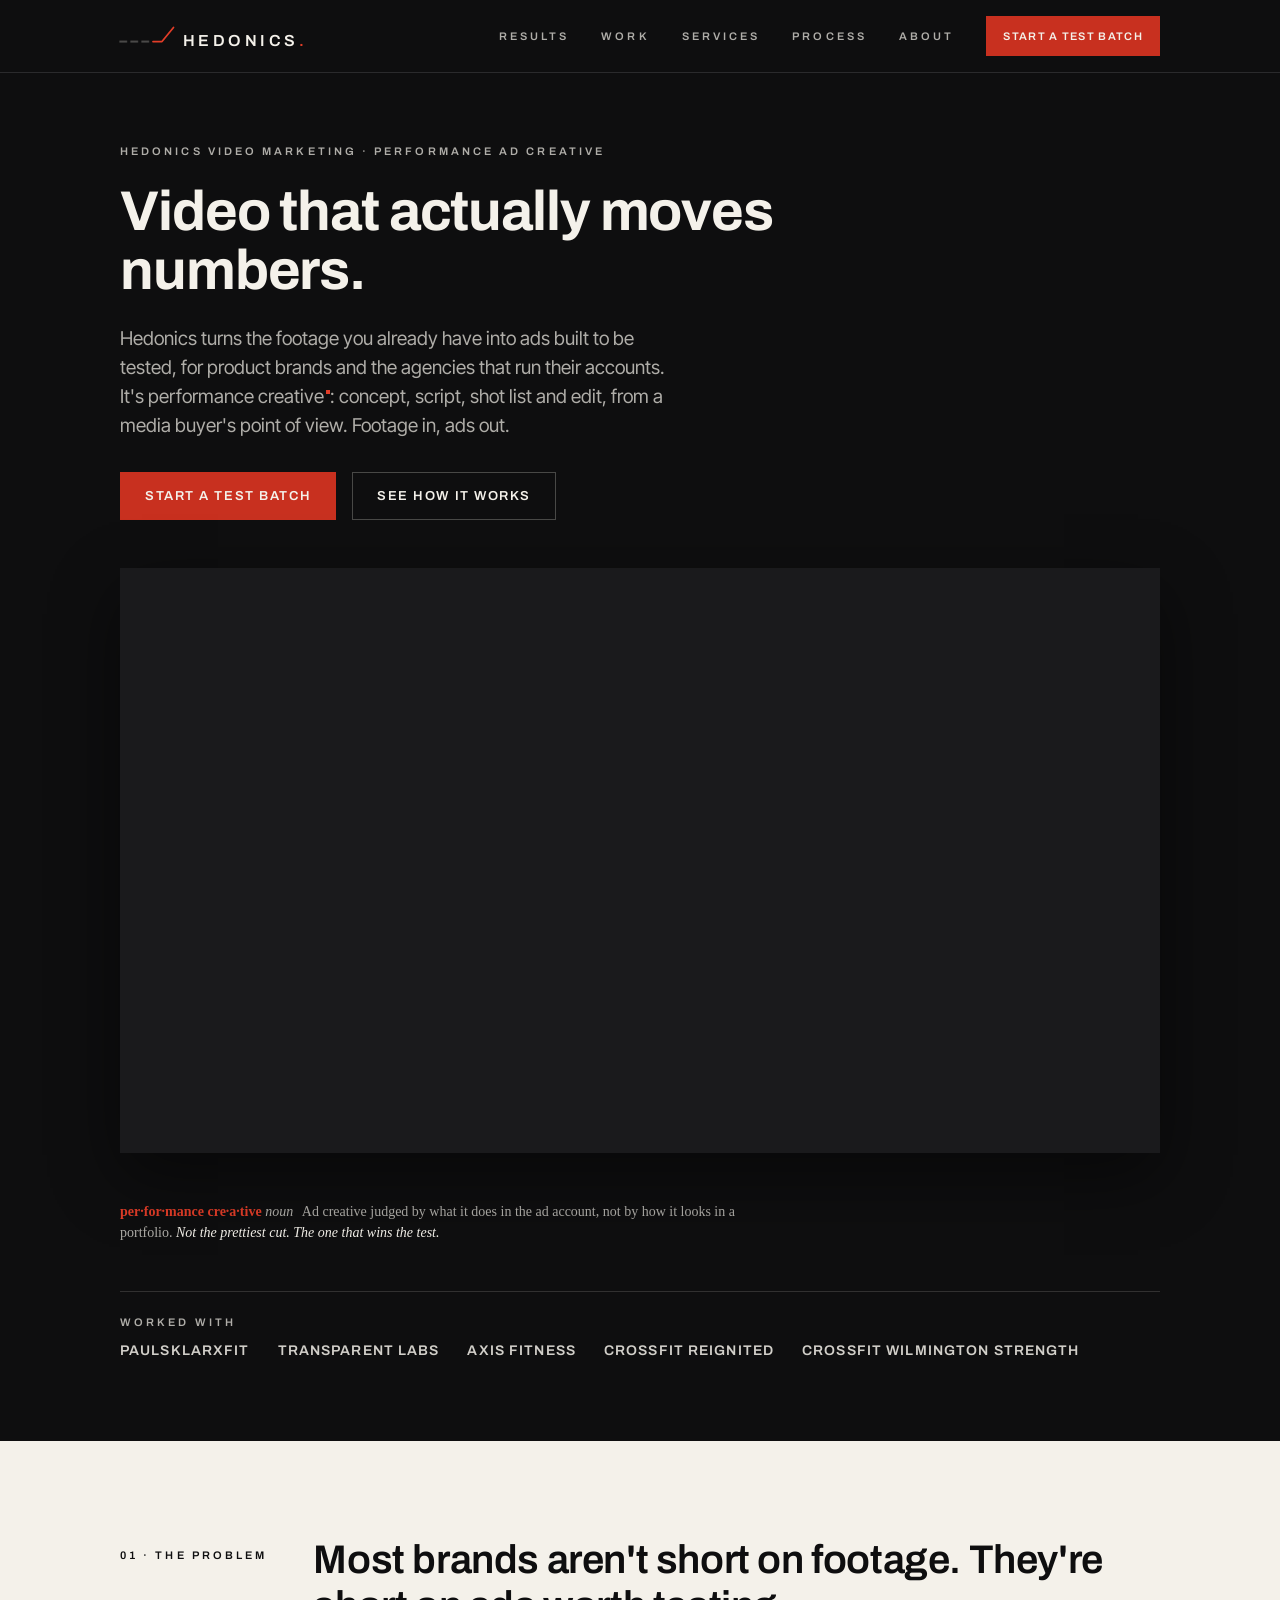
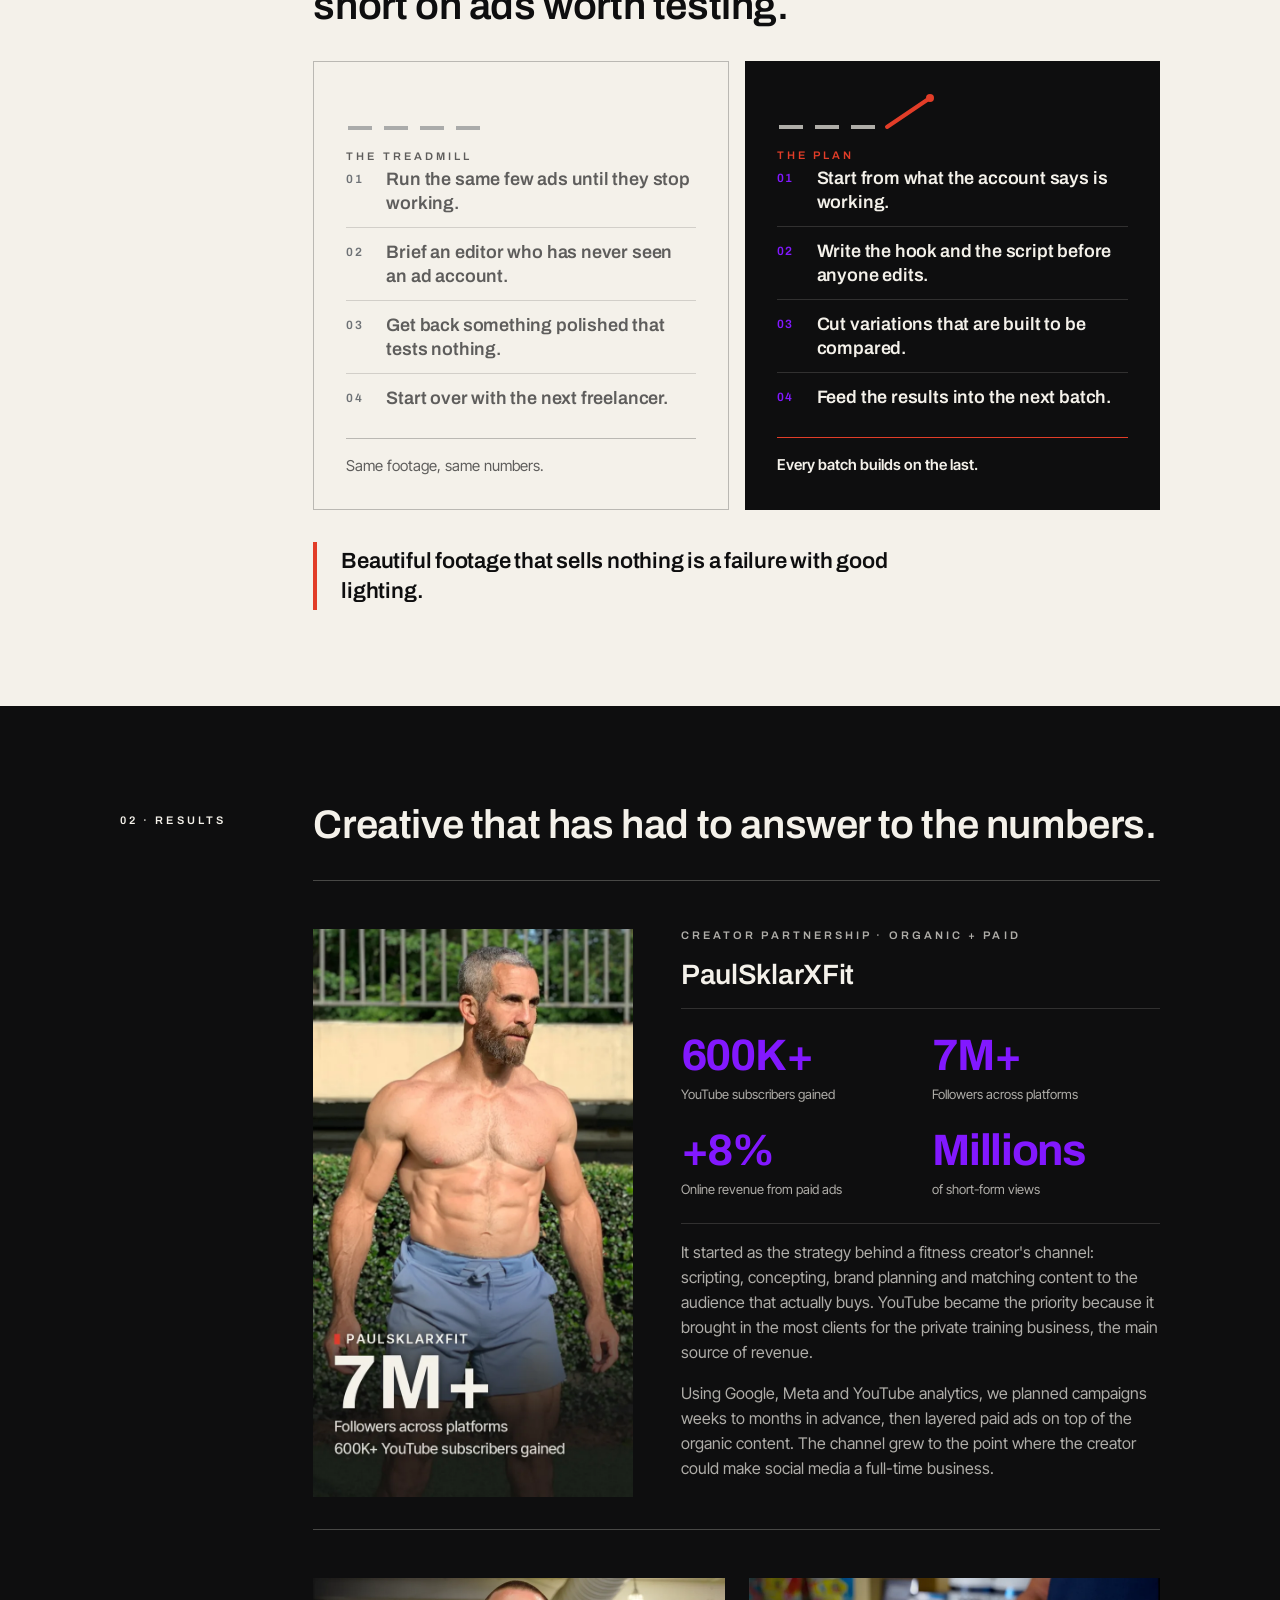
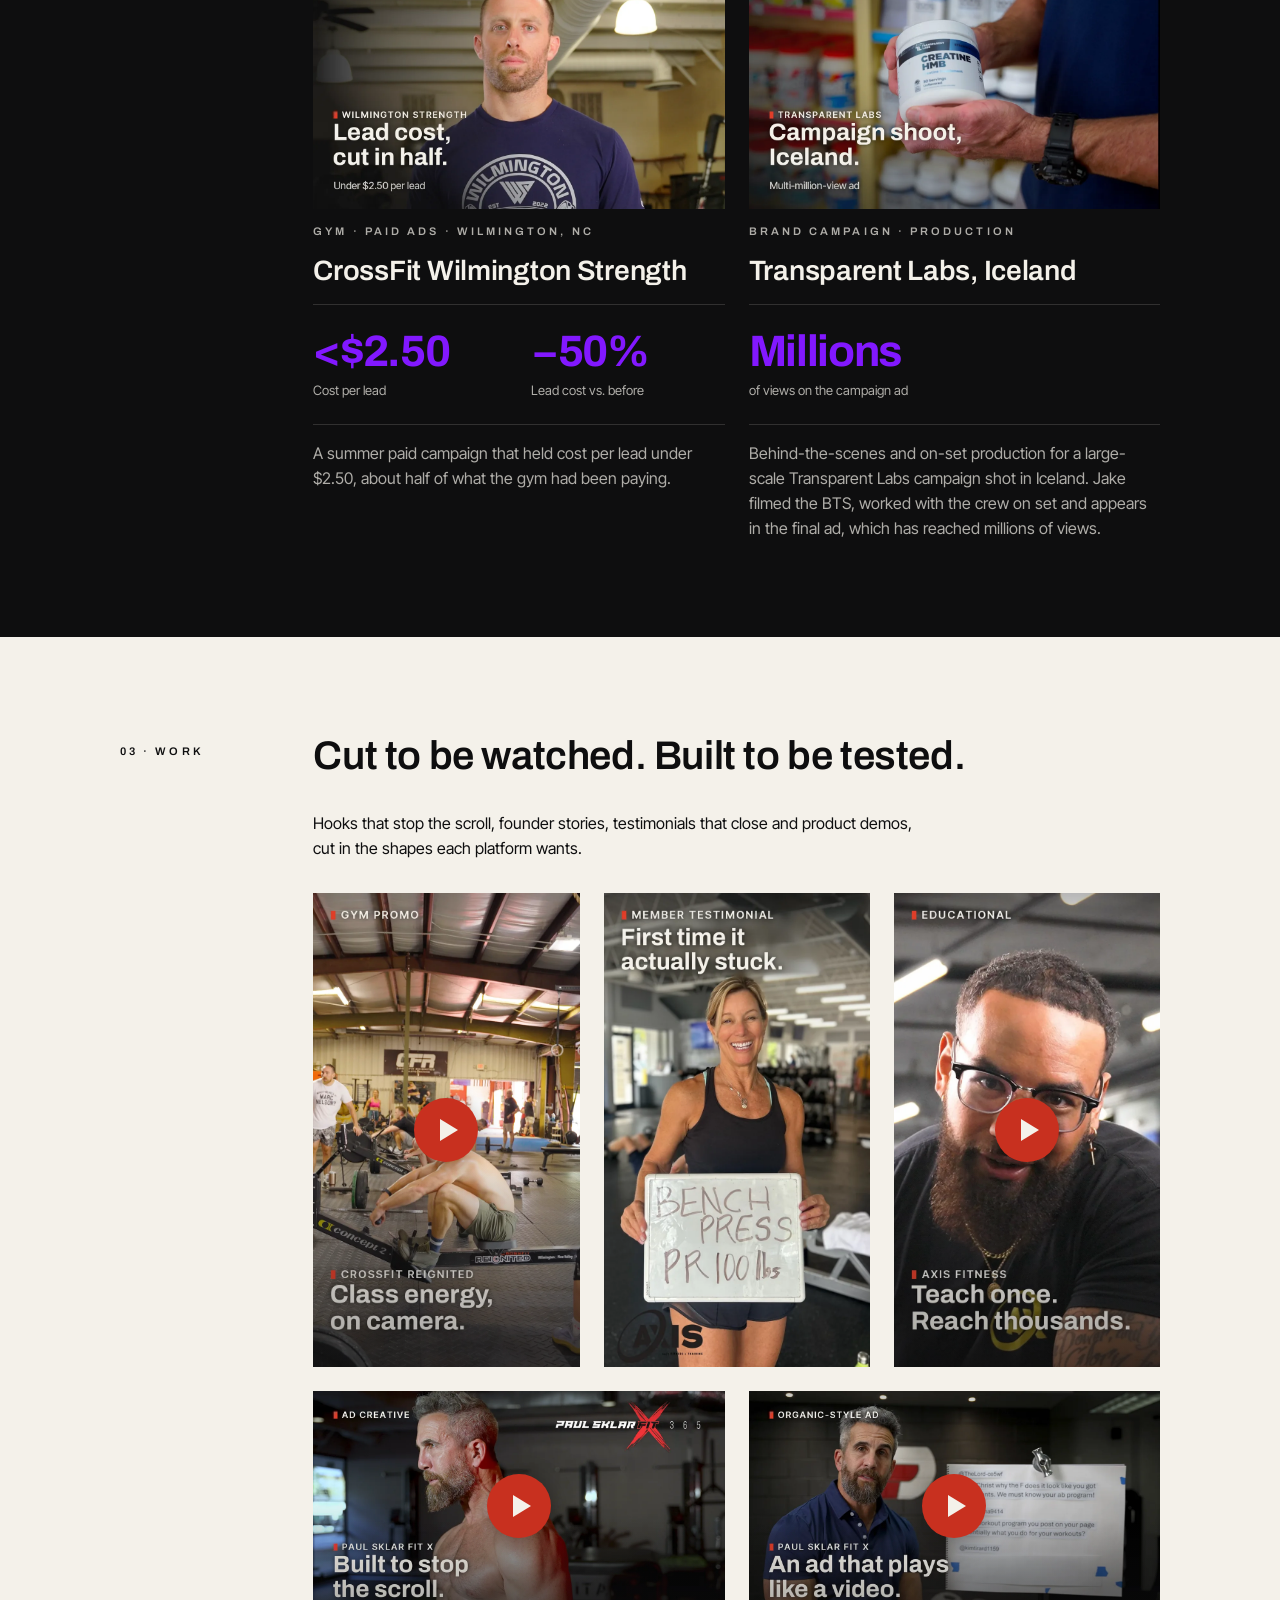
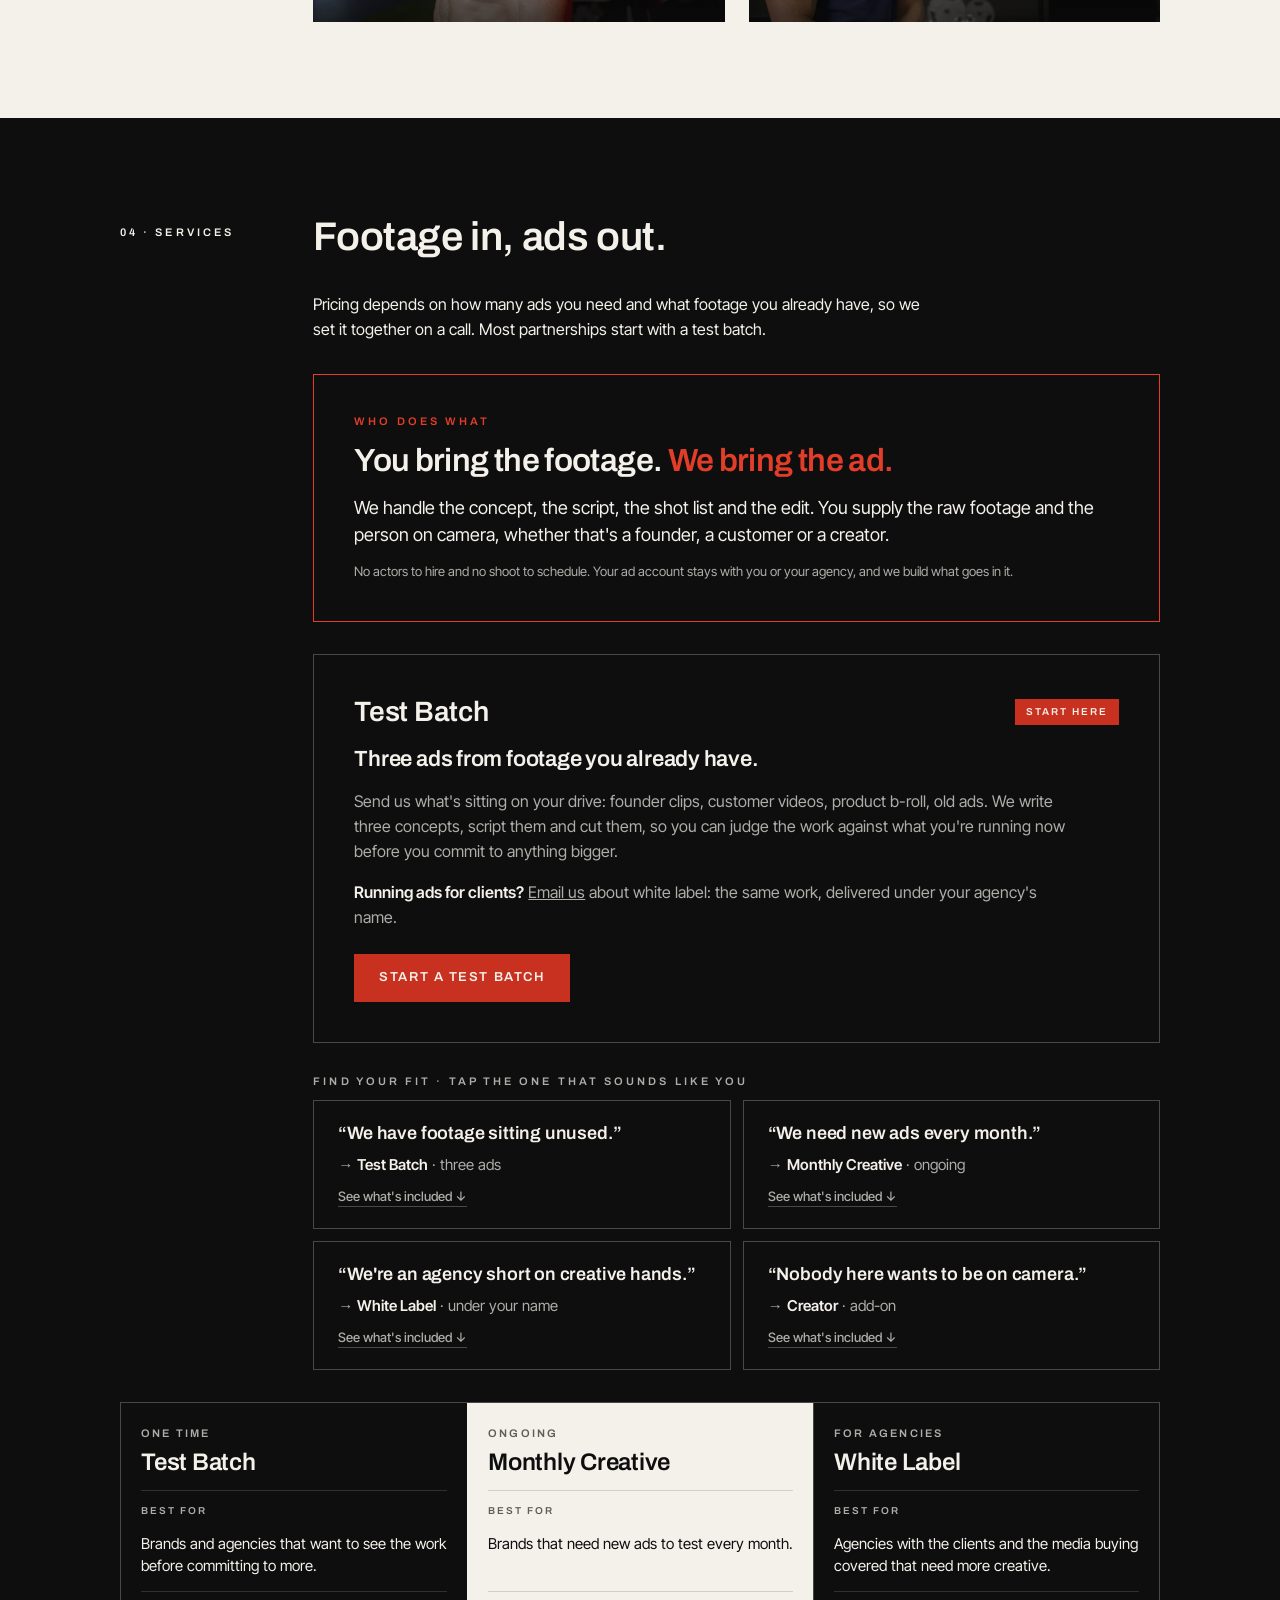
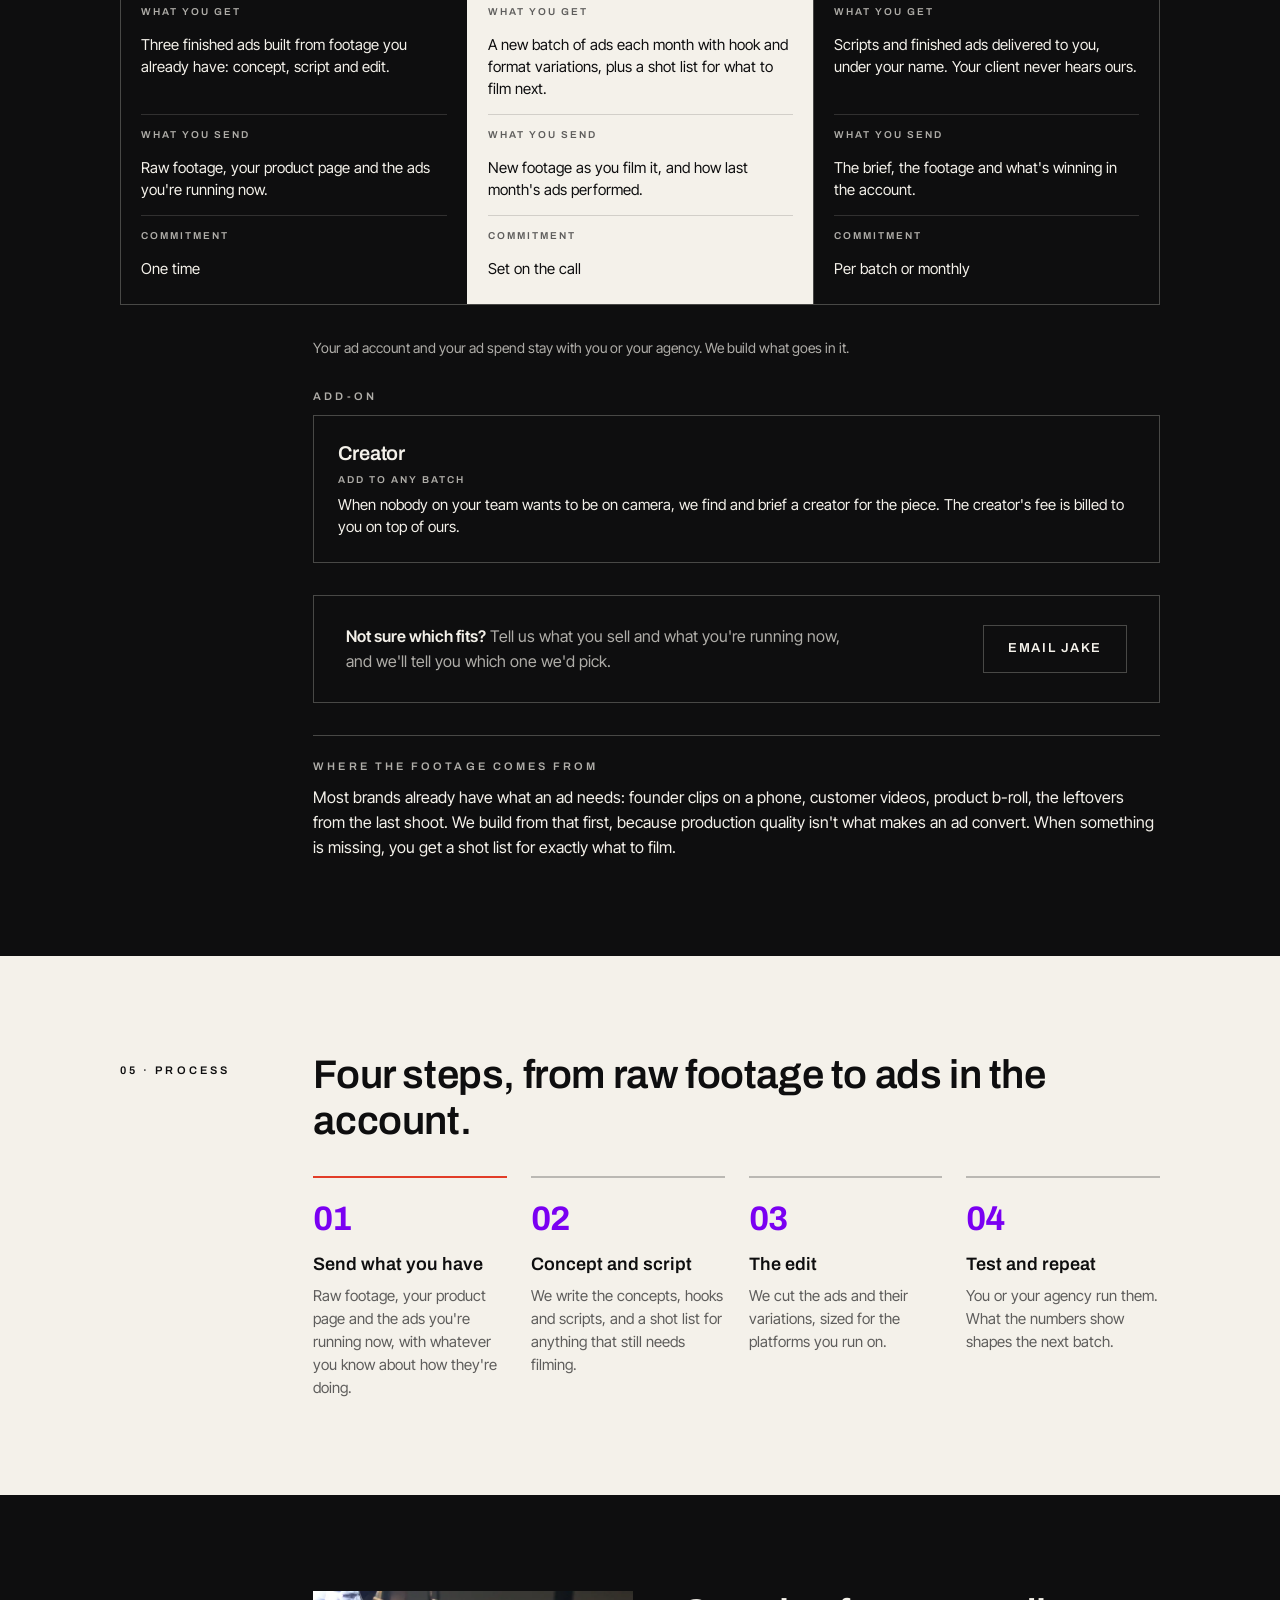
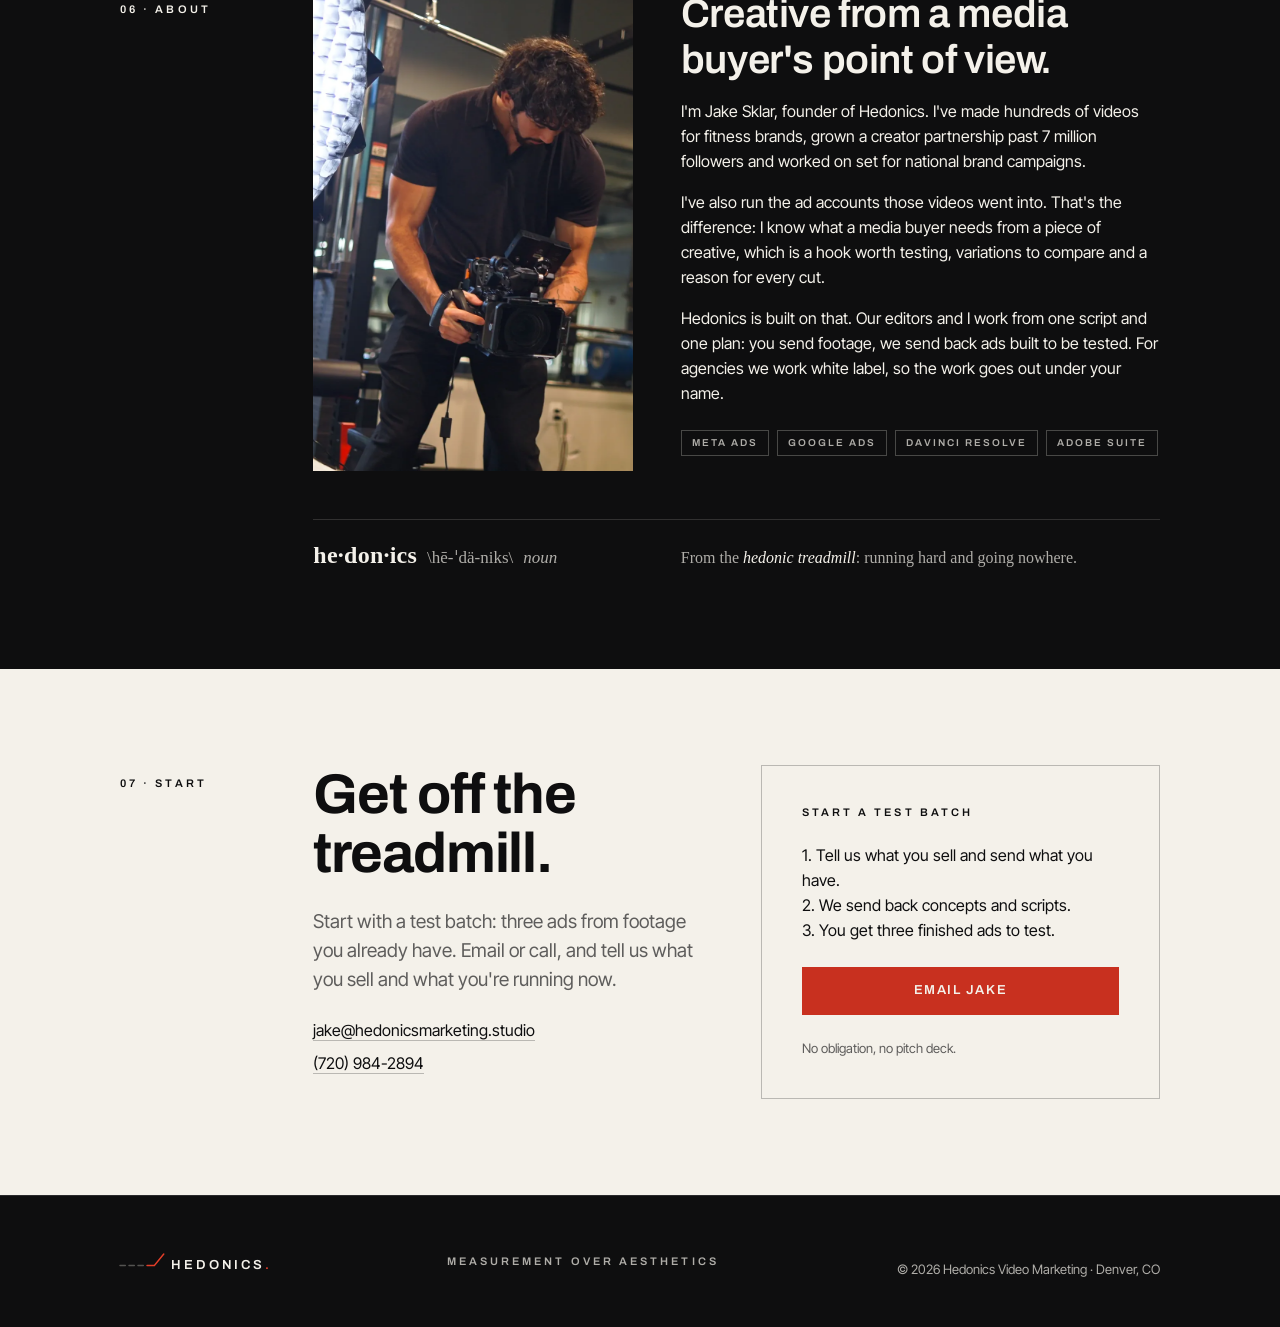
<file: index.html>
<!doctype html>
<html lang="en">
<head>
  <!-- Google tag (gtag.js) -->
  <script async src="https://www.googletagmanager.com/gtag/js?id=G-137YW4S0HV"></script>
  <script>
    window.dataLayer = window.dataLayer || [];
    function gtag(){dataLayer.push(arguments);}
    gtag('js', new Date());
    gtag('config', 'G-137YW4S0HV');
  </script>
<meta charset="utf-8">
<meta name="viewport" content="width=device-width, initial-scale=1">
<title>Hedonics Video Marketing · Performance ad creative for product brands and agencies</title>
<meta name="description" content="Ad creative built to perform, for product brands and the agencies that run their ads. Send footage, get back ads: concept, script, shot list and edit, from a media buyer's point of view. White label available.">
<link rel="canonical" href="https://hedonicsmarketing.studio/">
<meta name="theme-color" content="#0E0E0F">

<meta property="og:type" content="website">
<meta property="og:title" content="Hedonics Video Marketing · Performance ad creative">
<meta property="og:description" content="Video that actually moves numbers. Ad creative for product brands and agencies: footage in, ads out, from a media buyer's point of view.">
<meta property="og:image" content="https://hedonicsmarketing.studio/assets/img/og-cover.png">
<meta property="og:url" content="https://hedonicsmarketing.studio/">
<meta name="twitter:card" content="summary_large_image">

<link rel="icon" href="favicon.svg" type="image/svg+xml">
<link rel="apple-touch-icon" href="assets/img/apple-touch-icon.png">

<link rel="preload" href="assets/fonts/archivo-latin-600-normal.woff2" as="font" type="font/woff2" crossorigin>
<link rel="preload" href="assets/fonts/inter-tight-latin-400-normal.woff2" as="font" type="font/woff2" crossorigin>
<link rel="stylesheet" href="assets/css/site.css">

<script type="application/ld+json">
{
  "@context": "https://schema.org",
  "@graph": [
    {
      "@type": "ProfessionalService",
      "@id": "https://hedonicsmarketing.studio/#business",
      "name": "Hedonics Video Marketing",
      "alternateName": "Hedonics Marketing",
      "url": "https://hedonicsmarketing.studio/",
      "logo": "https://hedonicsmarketing.studio/assets/img/apple-touch-icon.png",
      "image": [
        "https://hedonicsmarketing.studio/assets/img/og-cover.png",
        "https://hedonicsmarketing.studio/assets/img/about-jake.webp"
      ],
      "email": "jake@hedonicsmarketing.studio",
      "telephone": "+1-720-984-2894",
      "description": "Performance ad creative for product brands and the agencies that run their ads. Concept, script, shot list and edit, built from the footage a brand already has. White label available.",
      "slogan": "Video that actually moves numbers.",
      "founder": {
        "@type": "Person",
        "name": "Jake Sklar",
        "jobTitle": "Founder"
      },
      "address": {
        "@type": "PostalAddress",
        "addressLocality": "Denver",
        "addressRegion": "CO",
        "addressCountry": "US"
      },
      "areaServed": {
        "@type": "Country",
        "name": "United States"
      },
      "openingHoursSpecification": [
        {
          "@type": "OpeningHoursSpecification",
          "dayOfWeek": [
            "Monday",
            "Tuesday",
            "Wednesday",
            "Thursday",
            "Friday",
            "Saturday"
          ],
          "opens": "05:30",
          "closes": "21:00"
        }
      ],
      "knowsAbout": [
        "Performance ad creative",
        "Video ad scripting",
        "Video ad editing",
        "Short-form video ads",
        "Meta ads creative",
        "White label ad creative"
      ],
      "hasOfferCatalog": {
        "@type": "OfferCatalog",
        "name": "Hedonics Video Marketing services",
        "itemListElement": [
          {
            "@type": "Offer",
            "itemOffered": {
              "@type": "Service",
              "name": "Test Batch",
              "description": "Three finished ads built from footage you already have: concept, script and edit.",
              "provider": {
                "@id": "https://hedonicsmarketing.studio/#business"
              }
            }
          },
          {
            "@type": "Offer",
            "itemOffered": {
              "@type": "Service",
              "name": "Monthly Creative",
              "description": "A new batch of ads every month with hook and format variations, plus shot lists for what to film next.",
              "provider": {
                "@id": "https://hedonicsmarketing.studio/#business"
              }
            }
          },
          {
            "@type": "Offer",
            "itemOffered": {
              "@type": "Service",
              "name": "White Label",
              "description": "Scripts and finished ads delivered to agencies under their own brand.",
              "provider": {
                "@id": "https://hedonicsmarketing.studio/#business"
              }
            }
          },
          {
            "@type": "Offer",
            "itemOffered": {
              "@type": "Service",
              "name": "Creator",
              "description": "Add-on: a hired creator for brands with nobody to put on camera.",
              "provider": {
                "@id": "https://hedonicsmarketing.studio/#business"
              }
            }
          }
        ]
      }
    },
    {
      "@type": "WebSite",
      "@id": "https://hedonicsmarketing.studio/#website",
      "url": "https://hedonicsmarketing.studio/",
      "name": "Hedonics Video Marketing",
      "publisher": {
        "@id": "https://hedonicsmarketing.studio/#business"
      }
    }
  ]
}
</script>
</head>
<body>

<a class="skip" href="#main">Skip to content</a>

<!-- ============ NAV ============ -->
<header class="nav" id="top">
  <div class="wrap nav__inner">
    <a class="nav__logo" href="#top" aria-label="Hedonics, home">
      <svg class="mark mark--animate" viewBox="0 54 726 88" role="img" aria-label="Hedonics.">
        <line class="mark__dash" x1="0" y1="120" x2="26" y2="120"/>
        <line class="mark__dash" x1="44" y1="120" x2="70" y2="120"/>
        <line class="mark__dash" x1="88" y1="120" x2="114" y2="120"/>
        <polyline class="mark__break" points="132,120 168,120 214,64"/>
        <text class="mark__word" x="250" y="136">HEDONICS<tspan class="mark__dot">.</tspan></text>
      </svg>
    </a>
    <button class="nav__toggle" aria-expanded="false" aria-controls="nav-menu">
      <span class="nav__toggle-bar"></span><span class="nav__toggle-bar"></span>
      <span class="sr">Menu</span>
    </button>
    <nav class="nav__menu" id="nav-menu" aria-label="Main">
      <a href="#results">Results</a>
      <a href="#work">Work</a>
      <a href="#services">Services</a>
      <a href="#process">Process</a>
      <a href="#about">About</a>
      <a class="btn btn--sm" href="#start">Start a test batch</a>
    </nav>
  </div>
</header>

<main id="main">

<!-- ============ HERO ============ -->
<section class="hero ink">
  <div class="wrap hero__grid">
    <div class="hero__copy">
      <p class="label">Hedonics Video Marketing · Performance ad creative</p>
      <h1 class="display">Video that actually moves numbers.</h1>
      <p class="lead">Hedonics turns the footage you already have into ads built to be tested, for product brands and the agencies that run their accounts. It's <a class="term" href="#media-buyer">performance creative</a>: concept, script, shot list and edit, from a media buyer's point of view. Footage in, ads out.</p>
      <div class="hero__ctas">
        <a class="btn" href="#start">Start a test batch</a>
        <a class="btn btn--ghost" href="#services">See how it works</a>
      </div>
    </div>
    <div class="hero__reel">
      <div class="slot slot--16x9" data-footage="hero-reel" data-label="Hero reel · 16:9 · 30–60s showreel"></div>
    </div>
    <p class="defn-sm" id="media-buyer" aria-label="What performance creative means"><span class="defn-sm__word">per·for·mance cre·a·tive</span> <span class="defn-sm__pos">noun</span> Ad creative judged by what it does in the ad account, not by how it looks in a portfolio. <em>Not the prettiest cut. The one that wins the test.</em></p>
    <div class="clients">
      <p class="label">Worked with</p>
      <ul class="clients__list">
        <li>PaulSklarXFit</li>
        <li>Transparent Labs</li>
        <li>Axis Fitness</li>
        <li>CrossFit Reignited</li>
        <li>CrossFit Wilmington Strength</li>
      </ul>
    </div>
  </div>
</section>

<!-- ============ PROBLEM ============ -->
<section class="section bone">
  <div class="wrap split">
    <p class="label marker">01 · The problem</p>
    <div class="split__body">
      <h2 class="heading heading--xl">Most brands aren't short on footage. They're short on ads worth testing.</h2>
      <div class="contrast">
        <div class="contrast__col contrast__col--no">
          <svg class="contrast__mark" viewBox="0 0 160 40" aria-hidden="true"><path d="M2 34h24M38 34h24M74 34h24M110 34h24"/></svg>
          <p class="label">The treadmill</p>
          <ol class="contrast__list">
            <li>Run the same few ads until they stop working.</li>
            <li>Brief an editor who has never seen an ad account.</li>
            <li>Get back something polished that tests nothing.</li>
            <li>Start over with the next freelancer.</li>
          </ol>
          <p class="contrast__foot">Same footage, same numbers.</p>
        </div>
        <div class="contrast__col contrast__col--yes">
          <svg class="contrast__mark" viewBox="0 0 160 40" aria-hidden="true"><path d="M2 34h24M38 34h24M74 34h24"/><path class="contrast__up" d="M110 34L150 7"/><circle class="contrast__dot" cx="153" cy="5" r="4"/></svg>
          <p class="label">The plan</p>
          <ol class="contrast__list">
            <li>Start from what the account says is working.</li>
            <li>Write the hook and the script before anyone edits.</li>
            <li>Cut variations that are built to be compared.</li>
            <li>Feed the results into the next batch.</li>
          </ol>
          <p class="contrast__foot">Every batch builds on the last.</p>
        </div>
      </div>
      <blockquote class="pull">Beautiful footage that sells nothing is a failure with good lighting.</blockquote>
    </div>
  </div>
</section>

<!-- ============ RESULTS ============ -->
<section class="section ink" id="results">
  <div class="wrap split">
    <p class="label marker">02 · Results</p>
    <div class="split__body">
      <h2 class="heading heading--xl">Creative that has had to answer to the numbers.</h2>

      <article class="case case--feature">
        <div class="case__media">
          <div class="slot slot--9x16" data-footage="case-psx" data-label="PaulSklarXFit · 9:16 · top-performing reel"></div>
        </div>
        <div class="case__body">
          <p class="label label--muted">Creator partnership · Organic + paid</p>
          <h3 class="heading">PaulSklarXFit</h3>
          <dl class="stats">
            <div class="stat"><dt>YouTube subscribers gained</dt><dd class="figure">600K+</dd></div>
            <div class="stat"><dt>Followers across platforms</dt><dd class="figure">7M+</dd></div>
            <div class="stat"><dt>Online revenue from paid ads</dt><dd class="figure">+8%</dd></div>
            <div class="stat"><dt>of short-form views</dt><dd class="figure">Millions</dd></div>
          </dl>
          <p>It started as the strategy behind a fitness creator's channel: scripting, concepting, brand planning and matching content to the audience that actually buys. YouTube became the priority because it brought in the most clients for the private training business, the main source of revenue.</p>
          <p>Using Google, Meta and YouTube analytics, we planned campaigns weeks to months in advance, then layered paid ads on top of the organic content. The channel grew to the point where the creator could make social media a full-time business.</p>
        </div>
      </article>

      <div class="case-row">
        <article class="case">
          <div class="slot slot--16x9" data-footage="case-cfws" data-label="CrossFit Wilmington Strength · 16:9 · ad creative"></div>
          <p class="label label--muted">Gym · Paid ads · Wilmington, NC</p>
          <h3 class="heading">CrossFit Wilmington Strength</h3>
          <dl class="stats stats--2">
            <div class="stat"><dt>Cost per lead</dt><dd class="figure">&lt;$2.50</dd></div>
            <div class="stat"><dt>Lead cost vs. before</dt><dd class="figure">−50%</dd></div>
          </dl>
          <p>A summer paid campaign that held cost per lead under $2.50, about half of what the gym had been paying.</p>
        </article>
        <article class="case">
          <div class="slot slot--16x9" data-footage="case-tl" data-label="Transparent Labs · 16:9 · BTS from Iceland"></div>
          <p class="label label--muted">Brand campaign · Production</p>
          <h3 class="heading">Transparent Labs, Iceland</h3>
          <dl class="stats stats--1">
            <div class="stat"><dt>of views on the campaign ad</dt><dd class="figure">Millions</dd></div>
          </dl>
          <p>Behind-the-scenes and on-set production for a large-scale Transparent Labs campaign shot in Iceland. Jake filmed the BTS, worked with the crew on set and appears in the final ad, which has reached millions of views.</p>
        </article>
      </div>
    </div>
  </div>
</section>

<!-- ============ WORK ============ -->
<section class="section bone" id="work">
  <div class="wrap split">
    <p class="label marker">03 · Work</p>
    <div class="split__body">
      <h2 class="heading heading--xl">Cut to be watched. Built to be tested.</h2>
      <p class="measure">Hooks that stop the scroll, founder stories, testimonials that close and product demos, cut in the shapes each platform wants.</p>
      <div class="work-grid">
        <figure class="work work--v"><div class="slot slot--9x16" data-footage="work-01" data-label="Reel 01 · 9:16 · gym promo"></div></figure>
        <figure class="work work--v"><div class="slot slot--9x16" data-footage="work-02" data-label="Reel 02 · 9:16 · member testimonial"></div></figure>
        <figure class="work work--v"><div class="slot slot--9x16" data-footage="work-03" data-label="Reel 03 · 9:16 · educational / talking head"></div></figure>
        <figure class="work work--w"><div class="slot slot--16x9" data-footage="work-04" data-label="Wide 01 · 16:9 · ad creative"></div></figure>
        <figure class="work work--w"><div class="slot slot--16x9" data-footage="work-05" data-label="Wide 02 · 16:9 · organic-style ad"></div></figure>
      </div>
    </div>
  </div>
</section>

<!-- ============ SERVICES ============ -->
<section class="section ink" id="services">
  <div class="wrap split">
    <p class="label marker">04 · Services</p>
    <div class="split__body">
      <h2 class="heading heading--xl">Footage in, ads out.</h2>
      <p class="measure">Pricing depends on how many ads you need and what footage you already have, so we set it together on a call. Most partnerships start with a test batch.</p>

      <!-- Who does what -->
      <aside class="guarantee" id="split" aria-label="Who does what">
        <p class="label label--signal guarantee__label">Who does what</p>
        <h3 class="guarantee__head">You bring the footage. <span class="guarantee__hot">We bring the ad.</span></h3>
        <p class="guarantee__body">We handle the concept, the script, the shot list and the edit. You supply the raw footage and the person on camera, whether that's a founder, a customer or a creator.</p>
        <p class="guarantee__fine">No actors to hire and no shoot to schedule. Your ad account stays with you or your agency, and we build what goes in it.</p>
      </aside>

      <!-- Test batch: the front door -->
      <article class="svc svc--feature ink" id="svc-test-batch">
        <div class="svc__head">
          <h3 class="heading">Test Batch</h3>
          <span class="tag tag--signal">Start here</span>
        </div>
        <p class="svc__line">Three ads from footage you already have.</p>
        <p>Send us what's sitting on your drive: founder clips, customer videos, product b-roll, old ads. We write three concepts, script them and cut them, so you can judge the work against what you're running now before you commit to anything bigger.</p>
        <p class="svc__why"><strong>Running ads for clients?</strong> <a href="mailto:jake@hedonicsmarketing.studio?subject=White%20label">Email us</a> about white label: the same work, delivered under your agency's name.</p>
        <a class="btn" href="mailto:jake@hedonicsmarketing.studio?subject=Test%20batch">Start a test batch</a>
      </article>

      <div class="pick">
        <p class="label label--muted">Find your fit · tap the one that sounds like you</p>
        <div class="pick__grid">
          <a class="pick__card" href="#pkg-test-batch"><span class="pick__need">“We have footage sitting unused.”</span><span class="pick__answer"><strong>Test Batch</strong> · three ads</span><span class="pick__more">See what's included ↓</span></a>
          <a class="pick__card" href="#pkg-monthly"><span class="pick__need">“We need new ads every month.”</span><span class="pick__answer"><strong>Monthly Creative</strong> · ongoing</span><span class="pick__more">See what's included ↓</span></a>
          <a class="pick__card" href="#pkg-white-label"><span class="pick__need">“We're an agency short on creative hands.”</span><span class="pick__answer"><strong>White Label</strong> · under your name</span><span class="pick__more">See what's included ↓</span></a>
          <a class="pick__card" href="#addon-creator"><span class="pick__need">“Nobody here wants to be on camera.”</span><span class="pick__answer"><strong>Creator</strong> · add-on</span><span class="pick__more">See what's included ↓</span></a>
        </div>
      </div>
    </div>

    <div class="pkg-wide">
      <div class="pkg-grid pkg-grid--3">
        <article class="pkg" id="pkg-test-batch">
          <div class="pkg__head"><p class="pkg__type">One time</p><h3 class="pkg__name">Test Batch</h3></div>
          <div class="pkg__row"><p class="pkg__k">Best for</p><p>Brands and agencies that want to see the work before committing to more.</p></div>
          <div class="pkg__row"><p class="pkg__k">What you get</p><p>Three finished ads built from footage you already have: concept, script and edit.</p></div>
          <div class="pkg__row"><p class="pkg__k">What you send</p><p>Raw footage, your product page and the ads you're running now.</p></div>
          <div class="pkg__row"><p class="pkg__k">Commitment</p><p>One time</p></div>
        </article>
        <article class="pkg pkg--feature" id="pkg-monthly">
          <div class="pkg__head"><p class="pkg__type">Ongoing</p><h3 class="pkg__name">Monthly Creative</h3></div>
          <div class="pkg__row"><p class="pkg__k">Best for</p><p>Brands that need new ads to test every month.</p></div>
          <div class="pkg__row"><p class="pkg__k">What you get</p><p>A new batch of ads each month with hook and format variations, plus a shot list for what to film next.</p></div>
          <div class="pkg__row"><p class="pkg__k">What you send</p><p>New footage as you film it, and how last month's ads performed.</p></div>
          <div class="pkg__row"><p class="pkg__k">Commitment</p><p>Set on the call</p></div>
        </article>
        <article class="pkg" id="pkg-white-label">
          <div class="pkg__head"><p class="pkg__type">For agencies</p><h3 class="pkg__name">White Label</h3></div>
          <div class="pkg__row"><p class="pkg__k">Best for</p><p>Agencies with the clients and the media buying covered that need more creative.</p></div>
          <div class="pkg__row"><p class="pkg__k">What you get</p><p>Scripts and finished ads delivered to you, under your name. Your client never hears ours.</p></div>
          <div class="pkg__row"><p class="pkg__k">What you send</p><p>The brief, the footage and what's winning in the account.</p></div>
          <div class="pkg__row"><p class="pkg__k">Commitment</p><p>Per batch or monthly</p></div>
        </article>
      </div>
    </div>

    <div class="split__body split__body--cont">
      <p class="pkg-notes">Your ad account and your ad spend stay with you or your agency. We build what goes in it.</p>

      <div class="addons">
        <p class="label label--muted">Add-on</p>
        <div class="addons__grid" style="grid-template-columns: 1fr;">
          <div class="addon" id="addon-creator">
            <h3 class="addon__name">Creator</h3>
            <p class="addon__when">Add to any batch</p>
            <p>When nobody on your team wants to be on camera, we find and brief a creator for the piece. The creator's fee is billed to you on top of ours.</p>
          </div>
        </div>
      </div>

      <div class="unsure">
        <p><strong>Not sure which fits?</strong> Tell us what you sell and what you're running now, and we'll tell you which one we'd pick.</p>
        <a class="btn btn--ghost" href="mailto:jake@hedonicsmarketing.studio?subject=Test%20batch">Email Jake</a>
      </div>

      <div class="note">
        <p class="label label--muted">Where the footage comes from</p>
        <p>Most brands already have what an ad needs: founder clips on a phone, customer videos, product b-roll, the leftovers from the last shoot. We build from that first, because production quality isn't what makes an ad convert. When something is missing, you get a shot list for exactly what to film.</p>
      </div>
    </div>
  </div>
</section>

<!-- ============ PROCESS ============ -->
<section class="section bone" id="process">
  <div class="wrap split">
    <p class="label marker">05 · Process</p>
    <div class="split__body">
      <h2 class="heading heading--xl">Four steps, from raw footage to ads in the account.</h2>
      <ol class="steps">
        <li class="step"><span class="step__n figure">01</span><h3 class="step__t">Send what you have</h3><p>Raw footage, your product page and the ads you're running now, with whatever you know about how they're doing.</p></li>
        <li class="step"><span class="step__n figure">02</span><h3 class="step__t">Concept and script</h3><p>We write the concepts, hooks and scripts, and a shot list for anything that still needs filming.</p></li>
        <li class="step"><span class="step__n figure">03</span><h3 class="step__t">The edit</h3><p>We cut the ads and their variations, sized for the platforms you run on.</p></li>
        <li class="step"><span class="step__n figure">04</span><h3 class="step__t">Test and repeat</h3><p>You or your agency run them. What the numbers show shapes the next batch.</p></li>
      </ol>
    </div>
  </div>
</section>

<!-- ============ ABOUT ============ -->
<section class="section ink" id="about">
  <div class="wrap split">
    <p class="label marker">06 · About</p>
    <div class="split__body about">
      <div class="about__photo">
        <div class="slot slot--4x5" data-footage="about-photo" data-label="Portrait · 4:5 · Jake on set"></div>
      </div>
      <div class="about__copy">
        <h2 class="heading heading--xl">Creative from a media buyer's point of view.</h2>
        <p>I'm Jake Sklar, founder of Hedonics. I've made hundreds of videos for fitness brands, grown a creator partnership past 7 million followers and worked on set for national brand campaigns.</p>
        <p>I've also run the ad accounts those videos went into. That's the difference: I know what a media buyer needs from a piece of creative, which is a hook worth testing, variations to compare and a reason for every cut.</p>
        <p>Hedonics is built on that. Our editors and I work from one script and one plan: you send footage, we send back ads built to be tested. For agencies we work white label, so the work goes out under your name.</p>
        <ul class="kit">
          <li>Meta Ads</li><li>Google Ads</li><li>DaVinci Resolve</li><li>Adobe Suite</li>
        </ul>
      </div>
      <div class="defn" aria-label="What Hedonics means">
        <p class="defn__head"><span class="defn__word">he·don·ics</span><span class="defn__pron">\hē-ˈdä-niks\</span><span class="defn__pos">noun</span></p>
        <div class="defn__senses">
          <p class="defn__sense defn__sense--only">From the <em>hedonic treadmill</em>: running hard and going nowhere.</p>
        </div>
      </div>
    </div>
  </div>
</section>

<!-- ============ CTA / START ============ -->
<section class="section bone cta" id="start">
  <div class="wrap split">
    <p class="label marker">07 · Start</p>
    <div class="split__body cta__grid">
      <div>
        <h2 class="display">Get off the treadmill.</h2>
        <p class="lead">Start with a test batch: three ads from footage you already have. Email or call, and tell us what you sell and what you're running now.</p>
        <ul class="contact">
          <li><a href="mailto:jake@hedonicsmarketing.studio">jake@hedonicsmarketing.studio</a></li>
          <li><a href="tel:+17209842894">(720) 984-2894</a></li>
        </ul>
      </div>
      <div class="form">
        <p class="label">Start a test batch</p>
        <p>1. Tell us what you sell and send what you have.<br>2. We send back concepts and scripts.<br>3. You get three finished ads to test.</p>
        <a class="btn btn--full" href="mailto:jake@hedonicsmarketing.studio?subject=Test%20batch">Email Jake</a>
        <p class="form__note">No obligation, no pitch deck.</p>
      </div>
    </div>
  </div>
</section>

<a class="btn mobile-cta" href="#start">Start a test batch</a>

</main>

<footer class="footer ink">
  <div class="wrap footer__inner">
    <svg class="mark mark--sm" viewBox="0 54 726 88" role="img" aria-label="Hedonics.">
      <line class="mark__dash" x1="0" y1="120" x2="26" y2="120"/>
      <line class="mark__dash" x1="44" y1="120" x2="70" y2="120"/>
      <line class="mark__dash" x1="88" y1="120" x2="114" y2="120"/>
      <polyline class="mark__break" points="132,120 168,120 214,64"/>
      <text class="mark__word" x="250" y="136">HEDONICS<tspan class="mark__dot">.</tspan></text>
    </svg>
    <p class="label label--muted">Measurement over aesthetics</p>
    <p class="footer__meta">© <span id="yr">2026</span> Hedonics Video Marketing · Denver, CO</p>
  </div>
</footer>

<script src="assets/js/footage.js"></script>
<script src="assets/js/site.js"></script>
<script>
  // Hero term: "performance creative" scrolls to the definition under the reel.
  // The target lights up for a moment once the scroll has landed.
  (function () {
    var timers = {};
    function light(target) {
      target.classList.remove('is-lit'); void target.offsetWidth; target.classList.add('is-lit');
      clearTimeout(timers[target.id]);
      timers[target.id] = setTimeout(function () { target.classList.remove('is-lit'); }, 1800);
    }
    Array.prototype.forEach.call(document.querySelectorAll('a.term[href^="#"], a.pkg__g-link'), function (link) {
      var target = document.getElementById(link.getAttribute('href').slice(1));
      if (!target) return;
      link.addEventListener('click', function (e) {
        e.preventDefault();
        target.scrollIntoView({ behavior: 'smooth', block: 'center' });
        setTimeout(function () { light(target); }, 650);
      });
    });
  })();
</script>
</body>
</html>
</file>
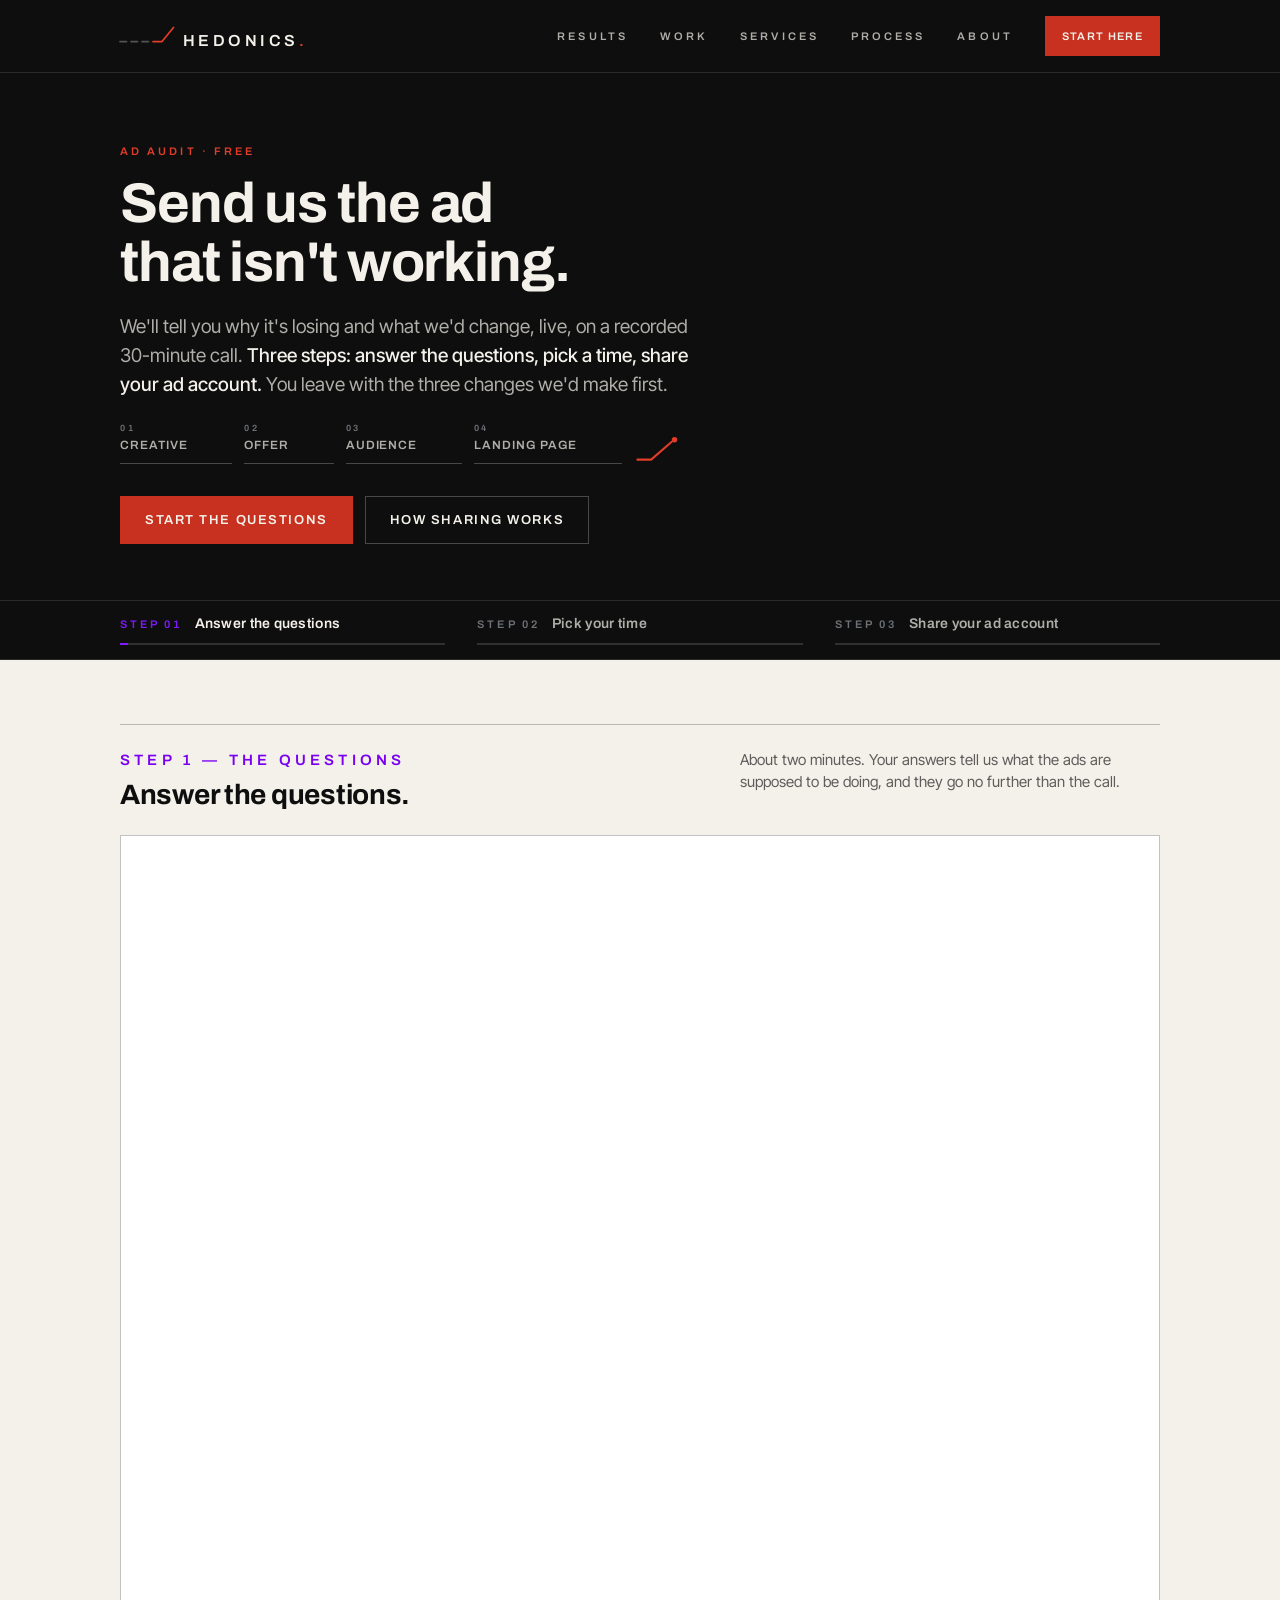
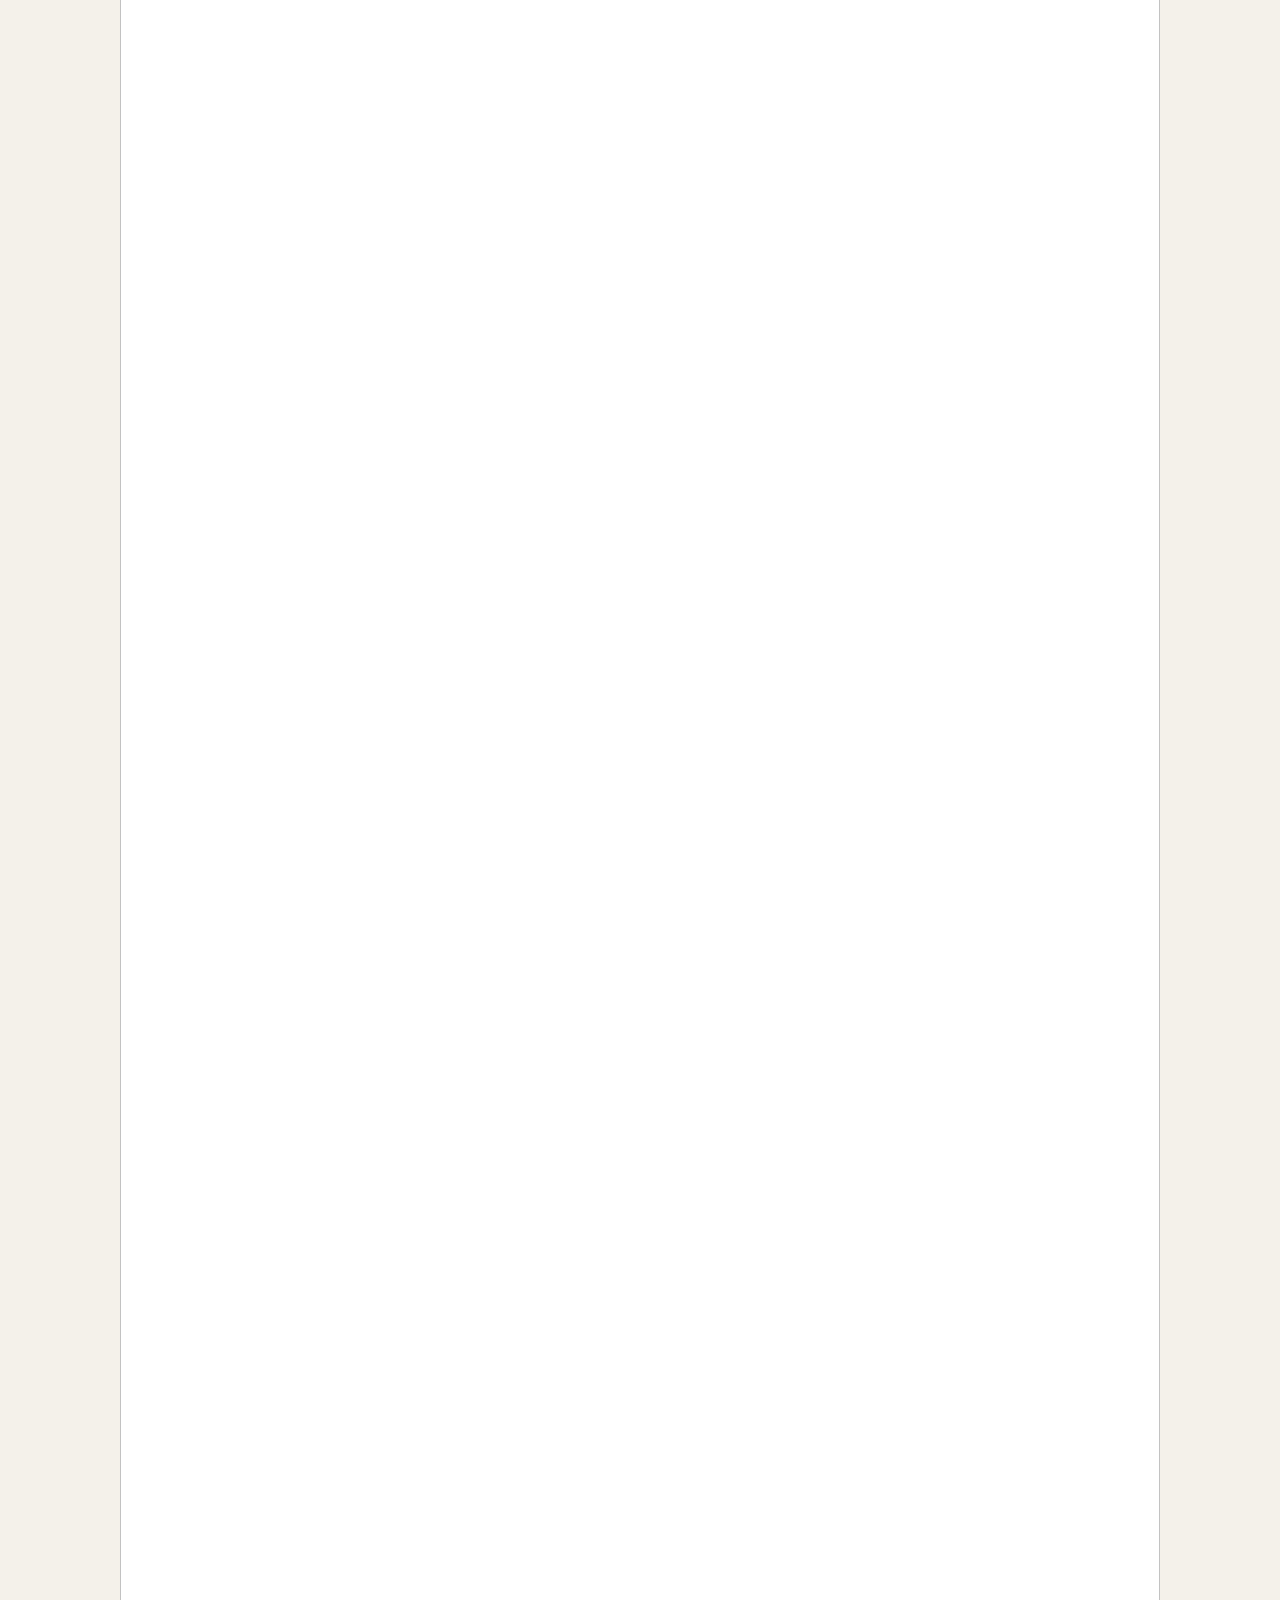
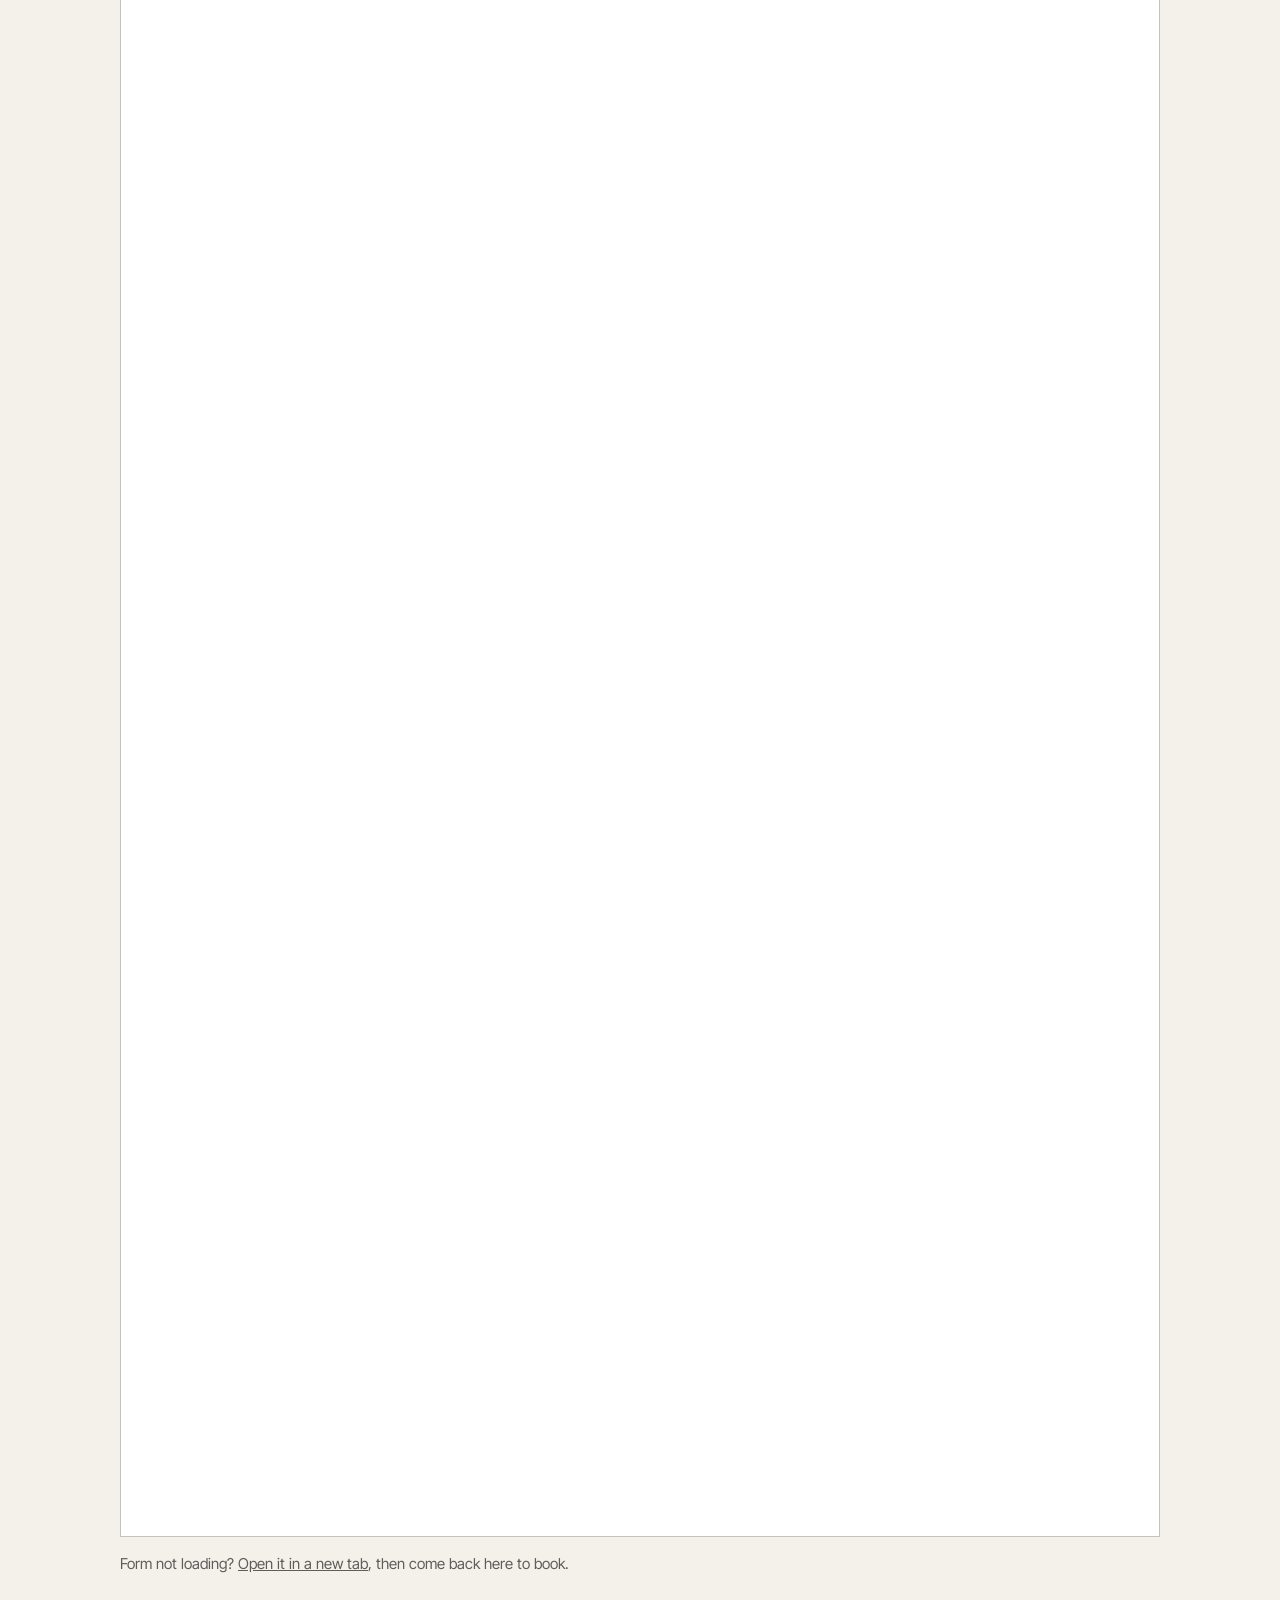
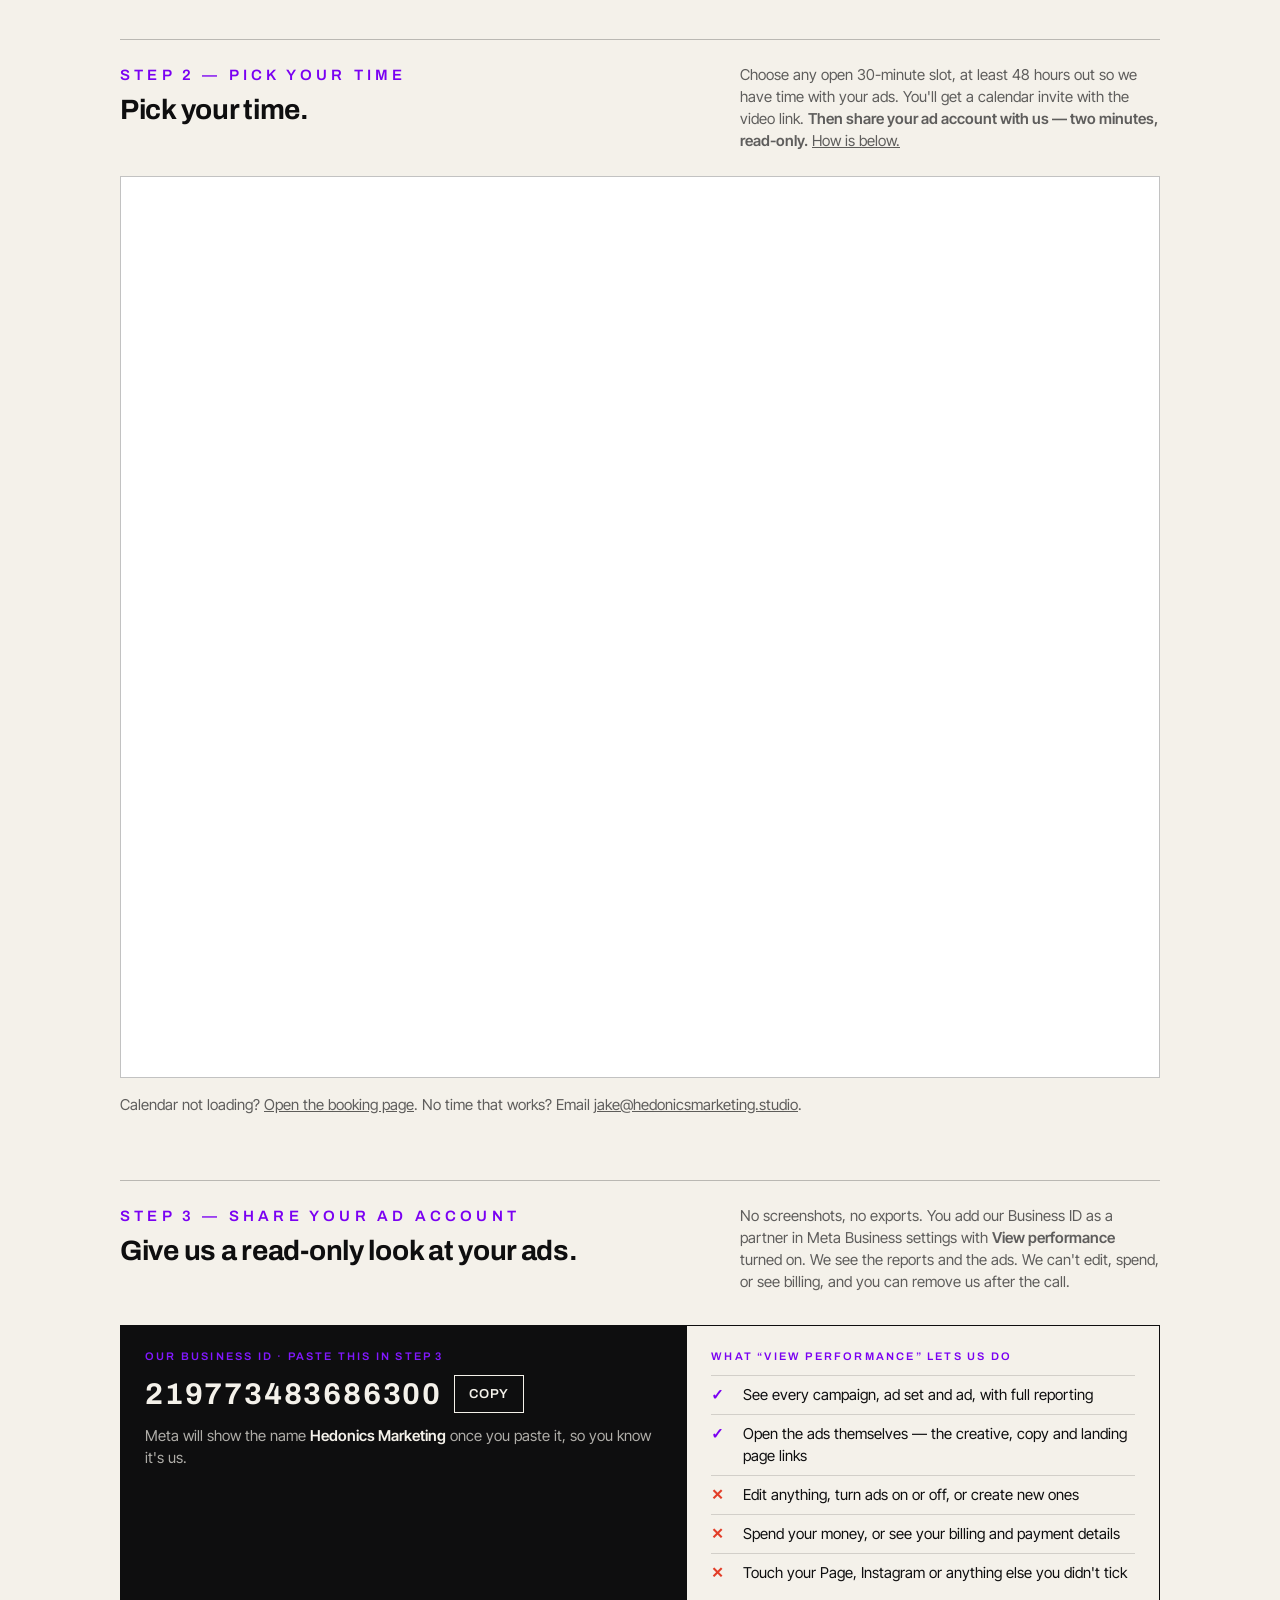
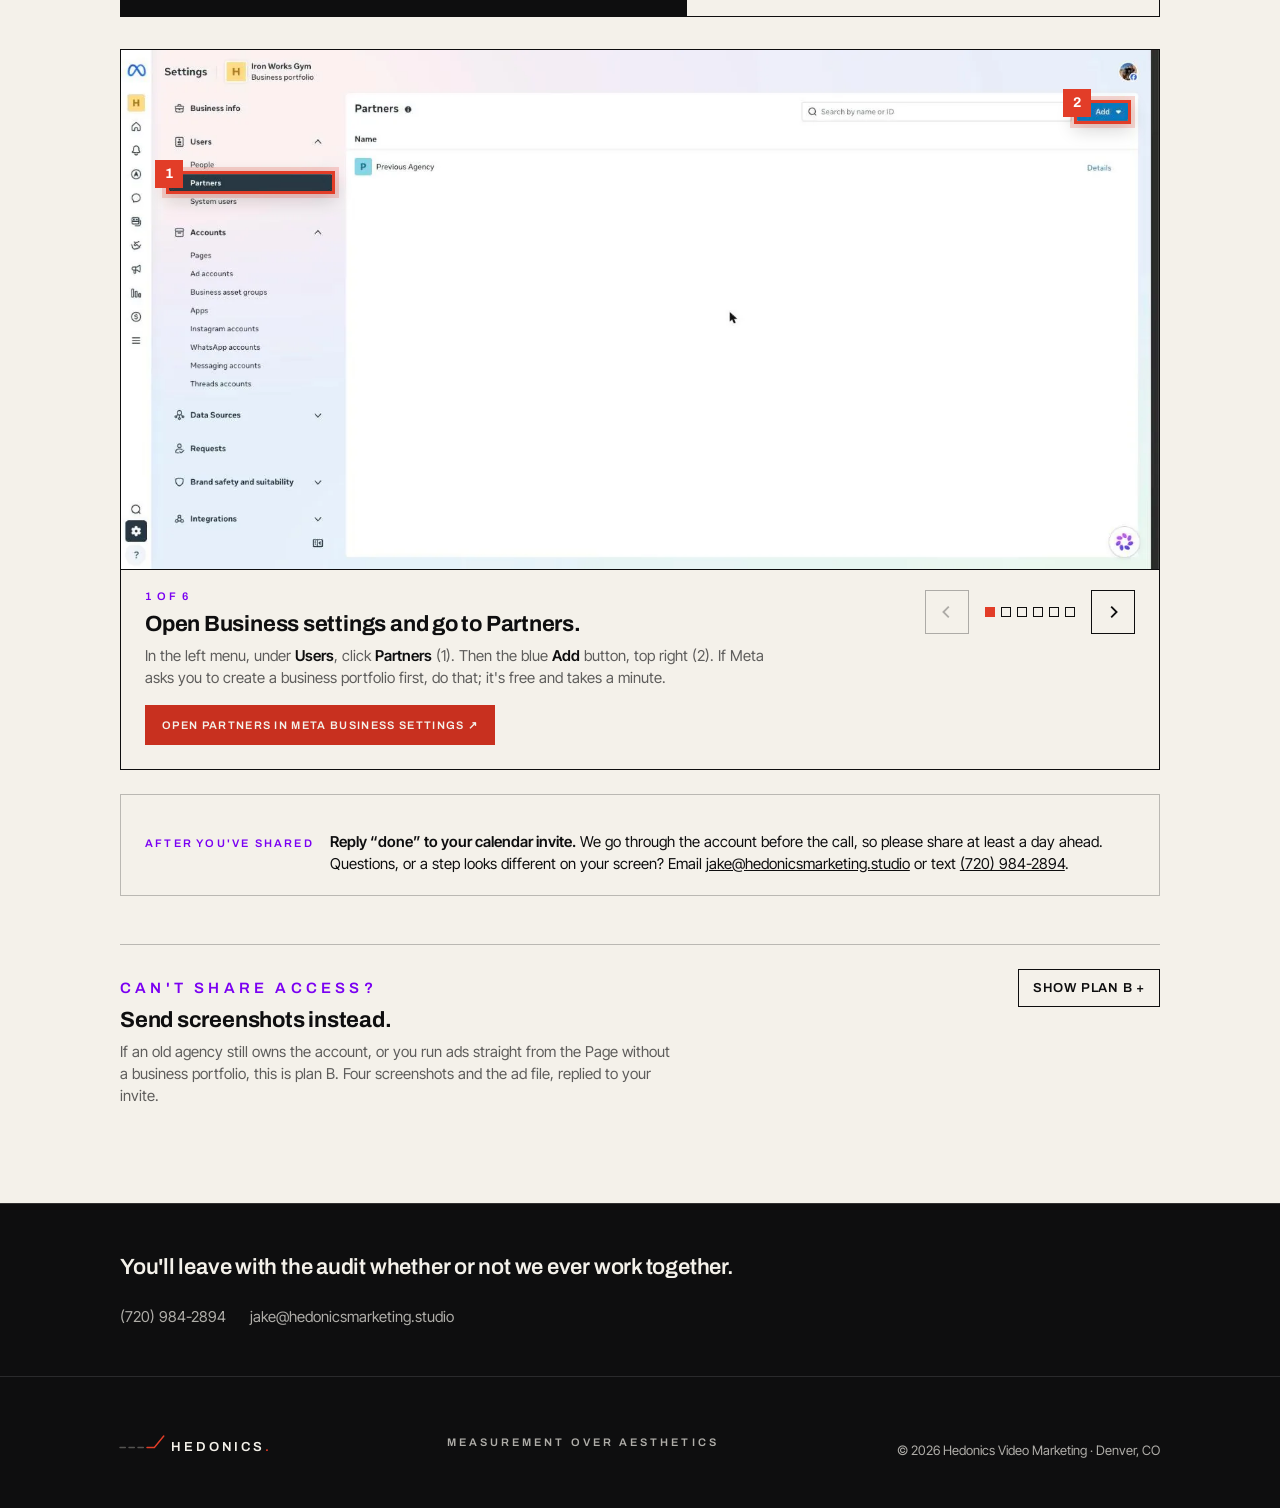
<file: ad-audit/index.html>
<!doctype html>
<html lang="en">
<head>
  <!-- Google tag (gtag.js) -->
  <script async src="https://www.googletagmanager.com/gtag/js?id=G-137YW4S0HV"></script>
  <script>
    window.dataLayer = window.dataLayer || [];
    function gtag(){dataLayer.push(arguments);}
    gtag('js', new Date());
    gtag('config', 'G-137YW4S0HV');
  </script>
<meta charset="utf-8">
<meta name="viewport" content="width=device-width, initial-scale=1">
<title>Free Ad Audit — Hedonics</title>
<meta name="description" content="Give us a read-only look at the Meta ads that aren't working and we'll tell you why they're losing, live, for free. Answer the questions, pick a time, share your ad account.">
<link rel="canonical" href="https://hedonicsmarketing.studio/ad-audit/">
<meta name="theme-color" content="#0E0E0F">

<meta property="og:type" content="website">
<meta property="og:title" content="Free Ad Audit — Hedonics">
<meta property="og:description" content="Give us a read-only look at the Meta ads that aren't working and we'll tell you why they're losing, live, for free.">
<meta property="og:image" content="https://hedonicsmarketing.studio/assets/img/og-cover.png">
<meta property="og:url" content="https://hedonicsmarketing.studio/ad-audit/">
<meta name="twitter:card" content="summary_large_image">

<link rel="icon" href="../favicon.svg" type="image/svg+xml">
<link rel="apple-touch-icon" href="../assets/img/apple-touch-icon.png">
<link rel="preload" href="../assets/fonts/archivo-latin-700-normal.woff2" as="font" type="font/woff2" crossorigin>
<link rel="preload" href="../assets/fonts/inter-tight-latin-400-normal.woff2" as="font" type="font/woff2" crossorigin>
<link rel="stylesheet" href="../assets/css/site.css">
<style>
  /* Ad Audit page. Everything below reuses site.css tokens; radius 0 throughout. */
  .gf-hero { padding: 72px 0 56px; }
  .gf-hero .display { margin-top: 16px; max-width: 760px; }
  .gf-hero .lead { margin-top: 20px; max-width: 600px; }
  .gf-hero .lead strong { color: var(--bone); font-weight: 500; }

  .gf-hero .cycle { margin-top: 24px; }
  .gf-hero__ctas { display: flex; gap: 12px; flex-wrap: wrap; margin-top: 32px; }

  /* Progress rail: sticks under the nav. Each track fills as you scroll through its section. */
  .gf-rail { position: sticky; top: var(--nav-h, 64px); z-index: 40; background: var(--ink); color: var(--bone); border-top: 1px solid var(--hairline-ink); border-bottom: 1px solid var(--hairline-ink); }
  .gf-rail__inner { display: grid; grid-template-columns: 1fr 1fr 1fr; gap: 32px; padding-top: 14px; padding-bottom: 14px; }
  .gf-track { display: grid; grid-template-columns: auto 1fr; column-gap: 12px; row-gap: 10px; align-items: baseline; text-decoration: none; color: var(--bone-70); }
  .gf-track .n { font: 600 11px/13px var(--font-display); letter-spacing: 0.28em; text-transform: uppercase; color: var(--steel); }
  .gf-track .t { font: 600 14px/18px var(--font-display); letter-spacing: 0.02em; }
  .gf-track .bar { grid-column: 1 / -1; display: block; height: 2px; background: var(--rule-minor-on-ink); overflow: hidden; }
  .gf-track .bar i { display: block; height: 100%; width: 0; background: var(--instrument-dark); transition: width 120ms linear; }
  .gf-track.is-active { color: var(--bone); }
  .gf-track.is-active .n { color: var(--instrument-dark); }
  .gf-track.is-done { color: var(--bone); }
  .gf-track.is-done .n { color: var(--bone); }
  .gf-track.is-done .bar i { width: 100% !important; background: var(--bone); }
  .gf-track:hover { color: var(--bone); }

  .gf-section { padding: 64px 0 0; scroll-margin-top: calc(var(--nav-h, 64px) + 72px); } /* clears the sticky nav + rail on #form / #book / #share deep links */
  .gf-section:last-of-type { padding-bottom: 96px; }
  #book { padding-bottom: 0; }
  .gf-section__head { display: flex; align-items: baseline; justify-content: space-between; gap: 24px; flex-wrap: wrap; border-top: 1.5px solid var(--rule-major); padding-top: 24px; }
  .gf-section__head h2 { font: 700 28px/32px var(--font-display); letter-spacing: -0.01em; margin-top: 8px; }
  .gf-section__head p { font-size: 15px; line-height: 22px; color: var(--ink-65); max-width: 420px; }
  .gf-section__head p a { color: inherit; }
  .gf-section .label { color: var(--instrument-light); }

  .gf-frame { margin-top: 24px; background: #fff; border: 1px solid var(--rule-major); }
  .gf-frame iframe { display: block; width: 100%; border: 0; }
  .gf-frame--form iframe { height: 3900px; }
  .gf-frame--cal iframe { height: 900px; }
  .gf-help { margin-top: 16px; font-size: 15px; line-height: 22px; color: var(--ink-65); }
  .gf-help a { color: inherit; }

  /* ---------- Step 3: share access ---------- */
  .gf-share { padding-bottom: 96px; }

  /* ID card: the one thing they have to paste, plus the trust line. */
  .gf-id { margin-top: 32px; display: grid; grid-template-columns: 1.2fr 1fr; border: 1.5px solid var(--ink); }
  .gf-id__key { background: var(--ink); color: var(--bone); padding: 24px; }
  .gf-id__key .gf-k { color: var(--instrument-dark); }
  .gf-id__row { margin-top: 12px; display: flex; align-items: center; gap: 12px; flex-wrap: wrap; }
  .gf-id__num { font: 700 30px/34px var(--font-display); letter-spacing: 0.06em; font-variant-numeric: tabular-nums; }
  .gf-copy { font: 600 13px/16px var(--font-display); letter-spacing: 0.06em; text-transform: uppercase; padding: 10px 14px; border: 1.5px solid var(--bone); background: transparent; color: var(--bone); cursor: pointer; }
  .gf-copy:hover { background: var(--bone); color: var(--ink); }
  .gf-copy.is-done { border-color: var(--instrument-dark); background: var(--instrument-dark); color: #fff; }
  .gf-id__name { margin-top: 12px; font-size: 15px; line-height: 22px; color: var(--bone-70); }
  .gf-id__name strong { color: var(--bone); font-weight: 600; }
  .gf-id__trust { padding: 24px; font-size: 15px; line-height: 22px; }
  .gf-id__trust .gf-k { color: var(--instrument-light); }
  .gf-id__trust ul { margin: 12px 0 0; padding: 0; list-style: none; }
  .gf-id__trust li { padding: 8px 0; border-top: 1px solid var(--rule-minor); display: grid; grid-template-columns: 22px 1fr; gap: 10px; }
  .gf-id__trust li .yes { color: var(--instrument-light); font-weight: 700; }
  .gf-id__trust li .no { color: var(--signal); font-weight: 700; }
  .gf-k { font: 600 11px/13px var(--font-display); letter-spacing: 0.2em; text-transform: uppercase; }

  /* Slideshow: a screenshot stage with highlight boxes laid over it in page coordinates (percent), so they stay put at any width. */
  .gf-show { margin-top: 32px; border: 1.5px solid var(--ink); background: var(--bone); }
  .gf-show__stage { position: relative; aspect-ratio: 1564 / 784; overflow: hidden; background: #fff; border-bottom: 1.5px solid var(--ink); touch-action: pan-y; }
  .gf-show__pan { position: absolute; inset: 0; transform-origin: 0 0; transition: transform 240ms var(--ease); will-change: transform; }
  .gf-show__pan img { display: block; width: 100%; height: 100%; object-fit: cover; }
  .gf-slide { position: absolute; inset: 0; opacity: 0; visibility: hidden; transition: opacity 180ms var(--ease), visibility 0s 180ms; }
  .gf-slide.is-on { opacity: 1; visibility: visible; transition: opacity 180ms var(--ease); }
  .gf-hl { position: absolute; border: 3px solid var(--signal); box-shadow: 0 0 0 4px rgba(226,61,40,0.2), 0 6px 18px rgba(14,14,15,0.18); }
  .gf-hl__n { position: absolute; top: -14px; left: -14px; width: 28px; height: 28px; display: grid; place-items: center; background: var(--signal); color: #fff; font: 700 14px/1 var(--font-display); }
  .gf-hl--dim { border-color: var(--steel); box-shadow: none; border-style: dashed; }
  .gf-hl--dim .gf-hl__n { background: var(--steel); }
  .gf-show__pan.is-zoom { transition: transform 320ms var(--ease); }

  .gf-show__foot { display: grid; grid-template-columns: 1fr auto; gap: 24px; align-items: start; padding: 20px 24px 24px; }
  .gf-show__step { font: 600 11px/13px var(--font-display); letter-spacing: 0.2em; text-transform: uppercase; color: var(--instrument-light); }
  .gf-show__title { margin-top: 8px; font: 700 22px/26px var(--font-display); letter-spacing: -0.01em; }
  .gf-show__text { margin-top: 8px; font-size: 15px; line-height: 22px; color: var(--ink-65); max-width: 640px; }
  .gf-show__text strong { color: var(--ink); font-weight: 600; }
  .gf-show__text a { color: inherit; }
  .gf-show__cap { display: none; }
  .gf-show__cap.is-on { display: block; }
  .gf-show__nav { display: flex; gap: 8px; align-items: center; }
  .gf-show__btn { width: 44px; height: 44px; display: grid; place-items: center; border: 1.5px solid var(--ink); background: transparent; color: var(--ink); cursor: pointer; }
  .gf-show__btn:hover { background: var(--ink); color: var(--bone); }
  .gf-show__btn:disabled { opacity: 0.3; cursor: default; }
  .gf-show__btn:disabled:hover { background: transparent; color: var(--ink); }
  .gf-show__btn svg { width: 18px; height: 18px; }
  .gf-show__dots { display: flex; gap: 6px; margin: 0 8px; }
  .gf-show__dots button { width: 10px; height: 10px; padding: 0; border: 1.5px solid var(--ink); background: transparent; cursor: pointer; }
  .gf-show__dots button.is-on { background: var(--signal); border-color: var(--signal); }
  .gf-show__dots button:hover { background: var(--ink); }
  .gf-show__open { display: flex; gap: 12px; flex-wrap: wrap; margin-top: 16px; }
  .gf-show__open .btn--sm { padding: 10px 16px; }
  .gf-show__zoom { display: none; font-size: 13px; line-height: 18px; color: var(--ink-65); margin-top: 8px; }

  /* Step 2 reminder + fallback */
  .gf-after { margin-top: 24px; padding: 20px 24px; border: 1.5px solid var(--rule-major); font-size: 15px; line-height: 22px; display: grid; grid-template-columns: auto 1fr; gap: 16px; align-items: baseline; }
  .gf-after .gf-k { color: var(--instrument-light); }
  .gf-after strong { font-weight: 600; }

  .gf-fallback { margin-top: 48px; border-top: 1.5px solid var(--rule-major); padding-top: 24px; }
  .gf-fallback { border-top: 1.5px solid var(--rule-major); }
  .gf-fallback > summary { list-style: none; cursor: pointer; display: grid; grid-template-columns: 1fr auto; gap: 24px; align-items: start; font: 400 15px/22px var(--font-body); letter-spacing: 0; text-transform: none; }
  .gf-fallback > summary::-webkit-details-marker { display: none; }
  .gf-fallback > summary::after, .gf-fallback[open] > summary::after { content: none; }
  .gf-fallback p { margin-top: 0; }                       /* cancels site.css `details p` spacing */
  .gf-fallback > summary h3 + p { margin-top: 8px; }
  .gf-fallback .gf-show__title { margin-top: 8px; color: var(--ink); }
  .gf-fallback .gf-show__text { margin-top: 8px; }
  .gf-fallback .gf-fallback__col p + p { margin-top: 10px; }
  .gf-fallback > summary h3 { font: 700 22px/26px var(--font-display); letter-spacing: -0.01em; margin-top: 8px; }
  .gf-fallback > summary p { font-size: 15px; line-height: 22px; color: var(--ink-65); max-width: 560px; margin-top: 8px; }
  .gf-fallback__tog { font: 600 13px/16px var(--font-display); letter-spacing: 0.06em; text-transform: uppercase; padding: 10px 14px; border: 1.5px solid var(--ink); white-space: nowrap; }
  .gf-fallback[open] .gf-fallback__tog::after { content: "Hide plan B −"; }
  .gf-fallback:not([open]) .gf-fallback__tog::after { content: "Show plan B +"; }
  .gf-fallback .gf-show { margin-top: 24px; }
  .gf-fallback__list { margin-top: 24px; display: grid; grid-template-columns: 1fr 1fr; gap: 24px; }
  .gf-fallback__col { padding: 20px 24px; border: 1.5px solid var(--rule-major); font-size: 15px; line-height: 22px; }
  .gf-fallback__col .gf-k { color: var(--instrument-light); }
  .gf-fallback__col ul { margin: 10px 0 0; padding: 0; list-style: none; }
  .gf-fallback__col li { padding: 8px 0; border-top: 1px solid var(--rule-minor); font: 600 16px/22px var(--font-display); letter-spacing: -0.01em; }
  .gf-fallback__col p + p { margin-top: 10px; }

  .gf-assure { padding: 48px 0; border-top: 1px solid var(--rule-minor-on-ink); }
  .gf-assure p { font: 600 22px/30px var(--font-display); letter-spacing: -0.01em; max-width: 640px; }
  .gf-contact { margin-top: 24px; display: flex; gap: 8px 24px; flex-wrap: wrap; font-size: 15px; line-height: 22px; color: var(--bone-70); }
  .gf-contact a { color: inherit; text-decoration: none; }
  .gf-contact a:hover { color: var(--bone); }

  @media (max-width: 760px) {
    .gf-hero { padding: 48px 0 40px; }
    .gf-hero .display { font-size: 36px; line-height: 40px; }
    .gf-hero__ctas { margin-top: 24px; }
    .gf-hero__ctas .btn { flex: 1 1 100%; }
    .gf-rail__inner { gap: 16px; padding-top: 10px; padding-bottom: 10px; }
    .gf-track { row-gap: 8px; }
    .gf-track .t { font-size: 12px; line-height: 16px; }
    .gf-section { padding-top: 40px; }
    .gf-section:last-of-type { padding-bottom: 64px; }
    .gf-section__head h2 { font-size: 24px; line-height: 28px; }
    /* Phones: the form wraps taller. Tall box beats an inner-scrolling iframe, which traps the thumb. */
    .gf-frame--form iframe { height: 4900px; }
    .gf-frame--cal iframe { height: 980px; }
    .gf-assure p { font-size: 19px; line-height: 26px; }
    .gf-id { grid-template-columns: 1fr; }
    .gf-id__num { font-size: 24px; line-height: 28px; letter-spacing: 0.04em; }
    .gf-show__stage { aspect-ratio: 1 / 1; background: var(--bone); } /* phones: zoomed into the part that matters (see JS) */
    .gf-show__foot { grid-template-columns: 1fr; padding: 16px; }
    .gf-show__title { font-size: 19px; line-height: 24px; }
    .gf-show__zoom { display: block; }
    .gf-after { grid-template-columns: 1fr; gap: 8px; }
    .gf-fallback > summary { grid-template-columns: 1fr; }
    .gf-fallback__list { grid-template-columns: 1fr; gap: 16px; }
    .gf-share { padding-bottom: 64px; }
  }
</style>
</head>
<body>
<a class="skip" href="#main">Skip to content</a>

<header class="nav" id="top">
  <div class="wrap nav__inner">
    <a class="nav__logo" href="/" aria-label="Hedonics, home">
      <svg class="mark" viewBox="0 54 726 88" role="img" aria-label="Hedonics.">
        <line class="mark__dash" x1="0" y1="120" x2="26" y2="120"/>
        <line class="mark__dash" x1="44" y1="120" x2="70" y2="120"/>
        <line class="mark__dash" x1="88" y1="120" x2="114" y2="120"/>
        <polyline class="mark__break" points="132,120 168,120 214,64"/>
        <text class="mark__word" x="250" y="136">HEDONICS<tspan class="mark__dot">.</tspan></text>
      </svg>
    </a>
    <button class="nav__toggle" aria-expanded="false" aria-controls="nav-menu">
      <span class="nav__toggle-bar"></span><span class="nav__toggle-bar"></span>
      <span class="sr">Menu</span>
    </button>
    <nav class="nav__menu" id="nav-menu" aria-label="Main">
      <a href="/#results">Results</a>
      <a href="/#work">Work</a>
      <a href="/#services">Services</a>
      <a href="/#process">Process</a>
      <a href="/#about">About</a>
      <a class="btn btn--sm" href="#form">Start here</a>
    </nav>
  </div>
</header>

<main id="main">

  <section class="ink gf-hero">
    <div class="wrap">
      <p class="label label--signal">Ad Audit · Free</p>
      <h1 class="display">Send us the ad<br>that isn't working.</h1>
      <p class="lead">We'll tell you why it's losing and what we'd change, live, on a recorded 30-minute call. <strong>Three steps: answer the questions, pick a time, share your ad account.</strong> You leave with the three changes we'd make first.</p>
      <ol class="cycle" aria-label="Creative, Offer, Audience, Landing page">
        <li class="cycle__step"><span class="cycle__n">01</span><span class="cycle__t">Creative</span></li>
        <li class="cycle__step"><span class="cycle__n">02</span><span class="cycle__t">Offer</span></li>
        <li class="cycle__step"><span class="cycle__n">03</span><span class="cycle__t">Audience</span></li>
        <li class="cycle__step"><span class="cycle__n">04</span><span class="cycle__t">Landing page</span></li>
        <li class="cycle__break" aria-hidden="true"><svg viewBox="0 0 64 40"><polyline points="2,34 22,34 52,8"/><circle cx="56" cy="5" r="4"/></svg></li>
      </ol>
      <div class="gf-hero__ctas">
        <a class="btn" href="#form">Start the questions</a>
        <a class="btn btn--ghost" href="#share">How sharing works</a>
      </div>
    </div>
  </section>

  <div class="gf-rail" id="gf-rail" aria-label="Your progress">
    <div class="wrap gf-rail__inner">
      <a class="gf-track is-active" href="#form" data-track="form"><span class="n">Step 01</span><span class="t">Answer the questions</span><span class="bar"><i></i></span></a>
      <a class="gf-track" href="#book" data-track="book"><span class="n">Step 02</span><span class="t">Pick your time</span><span class="bar"><i></i></span></a>
      <a class="gf-track" href="#share" data-track="send"><span class="n">Step 03</span><span class="t">Share your ad account</span><span class="bar"><i></i></span></a>
    </div>
  </div>

  <section class="bone gf-section" id="form">
    <div class="wrap">
      <div class="gf-section__head">
        <div>
          <p class="label">Step 1 — The questions</p>
          <h2>Answer the questions.</h2>
        </div>
        <p>About two minutes. Your answers tell us what the ads are supposed to be doing, and they go no further than the call.</p>
      </div>
      <div class="gf-frame gf-frame--form">
        <iframe id="gf-form" src="https://docs.google.com/forms/d/e/1FAIpQLSdgkJJEKOP8mYAsS-bI7vBawToSHH9PvLo2SQoDRMrRr9iIuw/viewform?embedded=true" title="Ad audit intake questions" loading="eager">Loading…</iframe>
      </div>
      <p class="gf-help">Form not loading? <a href="https://forms.gle/Ez4ryZjcVE8QW2zR9" target="_blank" rel="noopener">Open it in a new tab</a>, then come back here to book.</p>
    </div>
  </section>

  <section class="bone gf-section" id="book">
    <div class="wrap">
      <div class="gf-section__head">
        <div>
          <p class="label">Step 2 — Pick your time</p>
          <h2>Pick your time.</h2>
        </div>
        <p>Choose any open 30-minute slot, at least 48 hours out so we have time with your ads. You'll get a calendar invite with the video link. <strong>Then share your ad account with us — two minutes, read-only.</strong> <a href="#share">How is below.</a></p>
      </div>
      <div class="gf-frame gf-frame--cal">
        <iframe id="gf-cal" src="https://calendar.google.com/calendar/appointments/schedules/AcZssZ2THT0ECsqEQsvaZ_e2nnyDJ7U-0bfdahvKAzr21rkxcAZrpyAhAChC-YGVLmAqspfSZikm0rnm?gv=true" title="Book your ad audit call" loading="lazy"></iframe>
      </div>
      <p class="gf-help">Calendar not loading? <a href="https://calendar.app.google/ttAGR9FidhRqfrs18" target="_blank" rel="noopener">Open the booking page</a>. No time that works? Email <a href="mailto:jake@hedonicsmarketing.studio">jake@hedonicsmarketing.studio</a>.</p>
    </div>
  </section>

  <section class="bone gf-section gf-share" id="share">
    <span id="send" aria-hidden="true"></span><!-- old deep link -->
    <div class="wrap">
      <div class="gf-section__head">
        <div>
          <p class="label">Step 3 — Share your ad account</p>
          <h2>Give us a read-only look at your ads.</h2>
        </div>
        <p>No screenshots, no exports. You add our Business ID as a partner in Meta Business settings with <strong>View performance</strong> turned on. We see the reports and the ads. We can't edit, spend, or see billing, and you can remove us after the call.</p>
      </div>

      <div class="gf-id">
        <div class="gf-id__key">
          <p class="gf-k">Our Business ID · paste this in step 3</p>
          <div class="gf-id__row">
            <span class="gf-id__num" id="gf-bizid">219773483686300</span>
            <button class="gf-copy" type="button" id="gf-copy" data-id="219773483686300">Copy</button>
          </div>
          <p class="gf-id__name">Meta will show the name <strong>Hedonics Marketing</strong> once you paste it, so you know it's us.</p>
        </div>
        <div class="gf-id__trust">
          <p class="gf-k">What “View performance” lets us do</p>
          <ul>
            <li><span class="yes">✓</span><span>See every campaign, ad set and ad, with full reporting</span></li>
            <li><span class="yes">✓</span><span>Open the ads themselves — the creative, copy and landing page links</span></li>
            <li><span class="no">✕</span><span>Edit anything, turn ads on or off, or create new ones</span></li>
            <li><span class="no">✕</span><span>Spend your money, or see your billing and payment details</span></li>
            <li><span class="no">✕</span><span>Touch your Page, Instagram or anything else you didn't tick</span></li>
          </ul>
        </div>
      </div>

      <!-- Slideshow A: share access. Highlight boxes are in 1564×784 screenshot pixels; the JS converts them to percent. -->
      <div class="gf-show" id="show-share" aria-roledescription="carousel" aria-label="How to share your ad account">
        <div class="gf-show__stage" id="show-share-stage">
          <div class="gf-show__pan" id="show-share-pan">
            <div class="gf-slide" data-focus="782,392" data-zoom="1">
              <img src="../assets/img/audit/partners.webp" width="1564" height="784" alt="Meta Business settings, Partners page. The Partners item in the left menu and the Add button, top right, are highlighted." loading="eager">
              <span class="gf-hl" data-box="68,183,255,34"><span class="gf-hl__n">1</span></span>
              <span class="gf-hl" data-box="1436,75,86,36"><span class="gf-hl__n">2</span></span>
            </div>
            <div class="gf-slide" data-focus="1400,140" data-zoom="2.4">
              <img src="../assets/img/audit/add-menu.webp" width="1564" height="784" alt="The Add menu open, with 'Give a partner access to your assets' highlighted." loading="lazy">
              <span class="gf-hl" data-box="1255,120,294,41"><span class="gf-hl__n">1</span></span>
            </div>
            <div class="gf-slide" data-focus="776,330" data-zoom="2">
              <img src="../assets/img/audit/business-id.webp" width="1564" height="784" alt="The Add a new partner dialog with the Hedonics Marketing business ID typed into the Partner Business ID field, and the Next button highlighted." loading="lazy">
              <span class="gf-hl" data-box="541,334,471,38"><span class="gf-hl__n">1</span></span>
              <span class="gf-hl" data-box="952,379,60,35"><span class="gf-hl__n">2</span></span>
            </div>
            <div class="gf-slide" data-focus="610,215" data-zoom="2.2">
              <img src="../assets/img/audit/pick-account.webp" width="1564" height="784" alt="The Assign assets dialog. Ad accounts is selected in the asset type list and the ad account's checkbox is ticked." loading="lazy">
              <span class="gf-hl" data-box="409,166,166,30"><span class="gf-hl__n">1</span></span>
              <span class="gf-hl" data-box="577,222,226,36"><span class="gf-hl__n">2</span></span>
            </div>
            <div class="gf-slide" data-focus="900,400" data-zoom="2.2">
              <img src="../assets/img/audit/view-performance.webp" width="1564" height="784" alt="The permissions panel with only View performance switched on, and the Assign assets button highlighted." loading="lazy">
              <span class="gf-hl" data-box="807,209,186,33"><span class="gf-hl__n">1</span></span>
              <span class="gf-hl" data-box="1028,603,106,38"><span class="gf-hl__n">2</span></span>
              <span class="gf-hl gf-hl--dim" data-box="807,173,270,30"></span>
              <span class="gf-hl gf-hl--dim" data-box="807,324,330,46"></span>
            </div>
            <div class="gf-slide" data-focus="430,176" data-zoom="2.2">
              <img src="../assets/img/audit/partners-done.webp" width="1564" height="784" alt="The Partners page with Hedonics Marketing listed as a partner. Click its name and Remove to take access away later." loading="lazy">
              <span class="gf-hl" data-box="346,156,160,40"><span class="gf-hl__n">✓</span></span>
            </div>
          </div>
        </div>
        <div class="gf-show__foot">
          <div class="gf-show__caps">
            <div class="gf-show__cap is-on">
              <p class="gf-show__step">1 of 6</p>
              <p class="gf-show__title">Open Business settings and go to Partners.</p>
              <p class="gf-show__text">In the left menu, under <strong>Users</strong>, click <strong>Partners</strong> (1). Then the blue <strong>Add</strong> button, top right (2). If Meta asks you to create a business portfolio first, do that; it's free and takes a minute.</p>
              <div class="gf-show__open"><a class="btn btn--sm" href="https://business.facebook.com/latest/settings/partners" target="_blank" rel="noopener">Open Partners in Meta Business settings ↗</a></div>
            </div>
            <div class="gf-show__cap">
              <p class="gf-show__step">2 of 6</p>
              <p class="gf-show__title">Choose “Give a partner access to your assets.”</p>
              <p class="gf-show__text">The first option in the menu (1). The other one, “Ask a partner to assign you their assets,” is the wrong direction; it would ask us to share with you.</p>
            </div>
            <div class="gf-show__cap">
              <p class="gf-show__step">3 of 6</p>
              <p class="gf-show__title">Paste our Business ID and click Next.</p>
              <p class="gf-show__text">Paste <strong>219773483686300</strong> into the field (1), then <strong>Next</strong> (2). The copy button above puts it on your clipboard.</p>
            </div>
            <div class="gf-show__cap">
              <p class="gf-show__step">4 of 6</p>
              <p class="gf-show__title">Click Ad accounts, then tick your ad account.</p>
              <p class="gf-show__text">In the asset type list, choose <strong>Ad accounts</strong> (1), then tick the account that's been running your ads (2). If there's more than one, the one with recent spend is the one we want. Leave Facebook Pages and everything else alone.</p>
            </div>
            <div class="gf-show__cap">
              <p class="gf-show__step">5 of 6</p>
              <p class="gf-show__title">Turn on View performance. Only that one. Then Assign assets.</p>
              <p class="gf-show__text">Switch on <strong>View performance</strong> (1) and click <strong>Assign assets</strong> (2). Leave <strong>Manage campaigns</strong> and <strong>Manage ad accounts</strong> off (dashed) — those would let us edit or spend, and we don't want either.</p>
            </div>
            <div class="gf-show__cap">
              <p class="gf-show__step">6 of 6</p>
              <p class="gf-show__title">That's it. Hedonics Marketing now shows in your Partners list.</p>
              <p class="gf-show__text">Reply “done” to your calendar invite and we'll start going through the account. After the call, removing us is two clicks on this same page: click <strong>Hedonics Marketing</strong> → <strong>Remove</strong>. Or keep us there if you'd like us to check back. Your call.</p>
            </div>
          </div>
          <div class="gf-show__nav" aria-label="Slides">
            <button class="gf-show__btn" type="button" data-dir="-1" aria-label="Previous step"><svg viewBox="0 0 20 20" fill="none" stroke="currentColor" stroke-width="2"><path d="M12 4l-6 6 6 6"/></svg></button>
            <div class="gf-show__dots" role="tablist"></div>
            <button class="gf-show__btn" type="button" data-dir="1" aria-label="Next step"><svg viewBox="0 0 20 20" fill="none" stroke="currentColor" stroke-width="2"><path d="M8 4l6 6-6 6"/></svg></button>
          </div>
        </div>
      </div>
      <p class="gf-show__zoom">On a phone we zoom each screenshot into the part that matters. Use the arrows to step through.</p>

      <div class="gf-after">
        <p class="gf-k">After you've shared</p>
        <p><strong>Reply “done” to your calendar invite.</strong> We go through the account before the call, so please share at least a day ahead. Questions, or a step looks different on your screen? Email <a href="mailto:jake@hedonicsmarketing.studio">jake@hedonicsmarketing.studio</a> or text <a href="sms:+17209842894">(720) 984-2894</a>.</p>
      </div>

      <details class="gf-fallback" id="fallback">
        <summary>
          <div>
            <p class="label">Can't share access?</p>
            <h3>Send screenshots instead.</h3>
            <p>If an old agency still owns the account, or you run ads straight from the Page without a business portfolio, this is plan B. Four screenshots and the ad file, replied to your invite.</p>
          </div>
          <span class="gf-fallback__tog" aria-hidden="true"></span>
        </summary>

        <!-- Slideshow B: screenshots fallback -->
        <div class="gf-show" id="show-shots" aria-roledescription="carousel" aria-label="How to screenshot your ads">
          <div class="gf-show__stage">
            <div class="gf-show__pan">
              <div class="gf-slide" data-focus="1200,330" data-zoom="2">
                <img src="../assets/img/audit/date-range.webp" width="1564" height="784" alt="Ads Manager with the date picker open and the Maximum option highlighted." loading="lazy">
                <span class="gf-hl" data-box="1236,134,282,36"><span class="gf-hl__n">1</span></span>
                <span class="gf-hl" data-box="993,490,140,28"><span class="gf-hl__n">2</span></span>
                <span class="gf-hl" data-box="1474,504,74,33"><span class="gf-hl__n">3</span></span>
              </div>
              <div class="gf-slide" data-focus="410,152" data-zoom="2">
                <img src="../assets/img/audit/campaigns.webp" width="1564" height="784" alt="The Campaigns table in Ads Manager, with the Campaigns, Ad sets and Ads tabs highlighted." loading="lazy">
                <span class="gf-hl" data-box="54,131,232,42"><span class="gf-hl__n">1</span></span>
                <span class="gf-hl" data-box="289,131,232,42"><span class="gf-hl__n">2</span></span>
                <span class="gf-hl" data-box="524,131,236,42"><span class="gf-hl__n">3</span></span>
              </div>
              <div class="gf-slide" data-focus="320,470" data-zoom="1.6">
                <img src="../assets/img/audit/ads-tab.webp" width="1564" height="784" alt="The Ads tab, with the list of ads and their thumbnails highlighted." loading="lazy">
                <span class="gf-hl" data-box="172,258,292,426"><span class="gf-hl__n">1</span></span>
              </div>
            </div>
          </div>
          <div class="gf-show__foot">
            <div class="gf-show__caps">
              <div class="gf-show__cap is-on">
                <p class="gf-show__step">1 of 3</p>
                <p class="gf-show__title">Open Ads Manager and set the dates to Maximum.</p>
                <p class="gf-show__text">Click the date range, top right (1), choose <strong>Maximum</strong> (2) and <strong>Update</strong> (3). That shows everything you've ever run; we'll find the recent push ourselves.</p>
                <div class="gf-show__open"><a class="btn btn--sm" href="https://adsmanager.facebook.com/adsmanager/manage/campaigns" target="_blank" rel="noopener">Open Ads Manager ↗</a></div>
              </div>
              <div class="gf-show__cap">
                <p class="gf-show__step">2 of 3</p>
                <p class="gf-show__title">Screenshot each tab: Campaigns, Ad sets, Ads.</p>
                <p class="gf-show__text">One screenshot of the table on <strong>Campaigns</strong> (1), one on <strong>Ad sets</strong> (2), one on <strong>Ads</strong> (3). The default columns are fine. If a table runs long, screenshot it in two halves; don't worry about making it pretty.</p>
              </div>
              <div class="gf-show__cap">
                <p class="gf-show__step">3 of 3</p>
                <p class="gf-show__title">Send the ad itself.</p>
                <p class="gf-show__text">On the Ads tab, the ads that spent the most (1) are the ones we want to see. Send the video or image file that ran, or a link to the post. A file beats a screen recording.</p>
              </div>
            </div>
            <div class="gf-show__nav" aria-label="Slides">
              <button class="gf-show__btn" type="button" data-dir="-1" aria-label="Previous step"><svg viewBox="0 0 20 20" fill="none" stroke="currentColor" stroke-width="2"><path d="M12 4l-6 6 6 6"/></svg></button>
              <div class="gf-show__dots" role="tablist"></div>
              <button class="gf-show__btn" type="button" data-dir="1" aria-label="Next step"><svg viewBox="0 0 20 20" fill="none" stroke="currentColor" stroke-width="2"><path d="M8 4l6 6-6 6"/></svg></button>
            </div>
          </div>
        </div>

        <div class="gf-fallback__list">
          <div class="gf-fallback__col">
            <p class="gf-k">Reply to your invite with</p>
            <ul>
              <li>Campaigns tab screenshot</li>
              <li>Ad sets tab screenshot</li>
              <li>Ads tab screenshot</li>
              <li>The ad files, or links to the posts</li>
            </ul>
          </div>
          <div class="gf-fallback__col">
            <p class="gf-k">On your phone</p>
            <p>The <strong>Meta Ads</strong> app shows the same numbers under each campaign, ad set and ad. Screenshots from there are fine. Set the date range to Maximum there too.</p>
            <p>Never run ads at all? <a href="mailto:jake@hedonicsmarketing.studio?subject=Game%20Film">Email us</a> and we'll break down your whole marketing instead.</p>
          </div>
        </div>
      </details>
    </div>
  </section>

  <section class="ink gf-assure">
    <div class="wrap">
      <p>You'll leave with the audit whether or not we ever work together.</p>
      <div class="gf-contact">
        <a href="tel:+17209842894">(720) 984-2894</a>
        <a href="mailto:jake@hedonicsmarketing.studio">jake@hedonicsmarketing.studio</a>
      </div>
    </div>
  </section>

</main>

<footer class="footer ink">
  <div class="wrap footer__inner">
    <svg class="mark mark--sm" viewBox="0 54 726 88" role="img" aria-label="Hedonics.">
      <line class="mark__dash" x1="0" y1="120" x2="26" y2="120"/>
      <line class="mark__dash" x1="44" y1="120" x2="70" y2="120"/>
      <line class="mark__dash" x1="88" y1="120" x2="114" y2="120"/>
      <polyline class="mark__break" points="132,120 168,120 214,64"/>
      <text class="mark__word" x="250" y="136">HEDONICS<tspan class="mark__dot">.</tspan></text>
    </svg>
    <p class="label label--muted">Measurement over aesthetics</p>
    <p class="footer__meta">© <span id="yr">2026</span> Hedonics Video Marketing · Denver, CO</p>
  </div>
</footer>

<script>
  // Mobile nav toggle (same behaviour as site.js, without loading the footage code).
  (function () {
    var t = document.querySelector('.nav__toggle'), m = document.getElementById('nav-menu');
    if (t && m) t.addEventListener('click', function () {
      var open = t.getAttribute('aria-expanded') === 'true';
      t.setAttribute('aria-expanded', String(!open));
      m.classList.toggle('is-open', !open);
    });
    var y = document.getElementById('yr'); if (y) y.textContent = new Date().getFullYear();
  })();

  // Progress rail. Each track fills as its section moves through the viewport;
  // step 1 locks to "done" when the form submits (Google reloads the iframe with its confirmation).
  (function () {
    var nav = document.querySelector('.nav'), rail = document.getElementById('gf-rail');
    var tracks = { form: document.querySelector('[data-track="form"]'), book: document.querySelector('[data-track="book"]'), send: document.querySelector('[data-track="send"]') };
    var secs = { form: document.getElementById('form'), book: document.getElementById('book'), send: document.getElementById('share') };
    var done = { form: false, book: false, send: false };
    if (!rail || !tracks.form || !tracks.book) return;

    function setNavH() { document.documentElement.style.setProperty('--nav-h', nav.offsetHeight + 'px'); }
    function progress(sec) {
      var r = sec.getBoundingClientRect(), top = nav.offsetHeight + rail.offsetHeight;
      var seen = (window.innerHeight - top) - r.top;          // how far the section has risen into the usable viewport
      return Math.max(0, Math.min(1, seen / (r.height + (window.innerHeight - top) * 0.25)));
    }
    function paint() {
      var p = { form: done.form ? 1 : progress(secs.form), book: done.book ? 1 : progress(secs.book), send: progress(secs.send) };
      Object.keys(tracks).forEach(function (k) {
        tracks[k].querySelector('.bar i').style.width = (p[k] * 100).toFixed(1) + '%';
      });
      var active = (p.book >= 0.98) ? 'send' : (p.form >= 0.98 || done.form) ? 'book' : 'form';
      Object.keys(tracks).forEach(function (k) { tracks[k].classList.toggle('is-active', k === active && !done[k]); });
    }
    var ticking = false;
    function onScroll() { if (ticking) return; ticking = true; requestAnimationFrame(function () { paint(); ticking = false; }); }
    window.addEventListener('scroll', onScroll, { passive: true });
    window.addEventListener('resize', function () { setNavH(); paint(); });
    setNavH(); paint();

    var f = document.getElementById('gf-form'), loads = 0;
    if (f) f.addEventListener('load', function () {
      loads += 1;
      if (loads < 2) return;
      done.form = true;
      tracks.form.classList.add('is-done');
      tracks.form.querySelector('.n').textContent = 'Done';
      f.style.height = '420px';
      paint();
      if (secs.book) secs.book.scrollIntoView({ behavior: 'smooth', block: 'start' });
    });
  })();

  // Copy the Business ID.
  (function () {
    var b = document.getElementById('gf-copy'); if (!b) return;
    var id = b.getAttribute('data-id'), label = b.textContent;
    function flash(t) { b.textContent = t; b.classList.add('is-done'); setTimeout(function () { b.textContent = label; b.classList.remove('is-done'); }, 1800); }
    b.addEventListener('click', function () {
      if (navigator.clipboard && navigator.clipboard.writeText) {
        navigator.clipboard.writeText(id).then(function () { flash('Copied'); }, function () { fallback(); });
      } else fallback();
    });
    function fallback() {
      var r = document.createRange(); r.selectNodeContents(document.getElementById('gf-bizid'));
      var s = window.getSelection(); s.removeAllRanges(); s.addRange(r);
      try { document.execCommand('copy'); flash('Copied'); } catch (e) { flash('Select & copy'); }
    }
  })();

  // Slideshows. Highlight boxes come in as screenshot pixels (x,y,w,h on a 1564×784 frame) and become percentages,
  // so they stay on the right button at any width. On phones the stage zooms in around each slide's focus point.
  (function () {
    var W = 1564, H = 784;
    function build(root) {
      var stage = root.querySelector('.gf-show__stage'), pan = root.querySelector('.gf-show__pan');
      var slides = Array.prototype.slice.call(root.querySelectorAll('.gf-slide'));
      var caps = Array.prototype.slice.call(root.querySelectorAll('.gf-show__cap'));
      var dots = root.querySelector('.gf-show__dots'), prev = root.querySelector('[data-dir="-1"]'), next = root.querySelector('[data-dir="1"]');
      var i = 0, n = slides.length;

      slides.forEach(function (s) {
        Array.prototype.forEach.call(s.querySelectorAll('.gf-hl'), function (h) {
          var b = (h.getAttribute('data-box') || '0,0,0,0').split(',').map(Number);
          h.style.left = (b[0] / W * 100) + '%'; h.style.top = (b[1] / H * 100) + '%';
          h.style.width = (b[2] / W * 100) + '%'; h.style.height = (b[3] / H * 100) + '%';
        });
      });
      slides.forEach(function (_, k) {
        var d = document.createElement('button'); d.type = 'button'; d.setAttribute('role', 'tab'); d.setAttribute('aria-label', 'Step ' + (k + 1));
        d.addEventListener('click', function () { go(k); }); dots.appendChild(d);
      });

      function zoom() {
        var phone = window.matchMedia('(max-width: 760px)').matches;
        pan.classList.toggle('is-zoom', phone);
        if (!phone) { pan.style.transform = ''; pan.style.width = ''; pan.style.height = ''; return; }
        // Stage is square on phones; the screenshot is ~2:1. Each slide says how far to zoom (data-zoom) and
        // where to look (data-focus, in screenshot pixels). Zoom 1 shows the whole screenshot, letterboxed.
        var sw = stage.clientWidth, sh = stage.clientHeight;
        var s = Math.max(1, parseFloat(slides[i].getAttribute('data-zoom') || '2.2'));
        var pw = sw * s, ph = pw * H / W;                       // panned image size at that zoom
        pan.style.width = pw + 'px'; pan.style.height = ph + 'px';
        var f = (slides[i].getAttribute('data-focus') || (W / 2 + ',' + H / 2)).split(',').map(Number);
        var tx = sw / 2 - f[0] / W * pw, ty = sh / 2 - f[1] / H * ph;
        tx = Math.min(0, Math.max(sw - pw, tx));
        ty = (ph <= sh) ? (sh - ph) / 2 : Math.min(0, Math.max(sh - ph, ty));
        pan.style.transform = 'translate(' + tx.toFixed(1) + 'px,' + ty.toFixed(1) + 'px)';
      }
      function go(k) {
        i = Math.max(0, Math.min(n - 1, k));
        slides.forEach(function (s, j) { s.classList.toggle('is-on', j === i); });
        caps.forEach(function (c, j) { c.classList.toggle('is-on', j === i); });
        Array.prototype.forEach.call(dots.children, function (d, j) { d.classList.toggle('is-on', j === i); d.setAttribute('aria-selected', String(j === i)); });
        prev.disabled = i === 0; next.disabled = i === n - 1;
        zoom();
      }
      prev.addEventListener('click', function () { go(i - 1); });
      next.addEventListener('click', function () { go(i + 1); });
      root.setAttribute('tabindex', '0');
      root.addEventListener('keydown', function (e) { if (e.key === 'ArrowRight') { go(i + 1); e.preventDefault(); } if (e.key === 'ArrowLeft') { go(i - 1); e.preventDefault(); } });
      var x0 = null;
      stage.addEventListener('touchstart', function (e) { x0 = e.touches[0].clientX; }, { passive: true });
      stage.addEventListener('touchend', function (e) { if (x0 === null) return; var dx = e.changedTouches[0].clientX - x0; x0 = null; if (Math.abs(dx) > 40) go(i + (dx < 0 ? 1 : -1)); }, { passive: true });
      stage.addEventListener('click', function (e) { if (e.target.closest('a,button')) return; go(i + 1); });
      window.addEventListener('resize', zoom);
      go(0);
      return { zoom: zoom };
    }
    var shows = Array.prototype.map.call(document.querySelectorAll('.gf-show'), build);
    var fb = document.getElementById('fallback');
    if (fb) fb.addEventListener('toggle', function () { shows.forEach(function (s) { s.zoom(); }); });
  })();
</script>
</body>
</html>
</file>
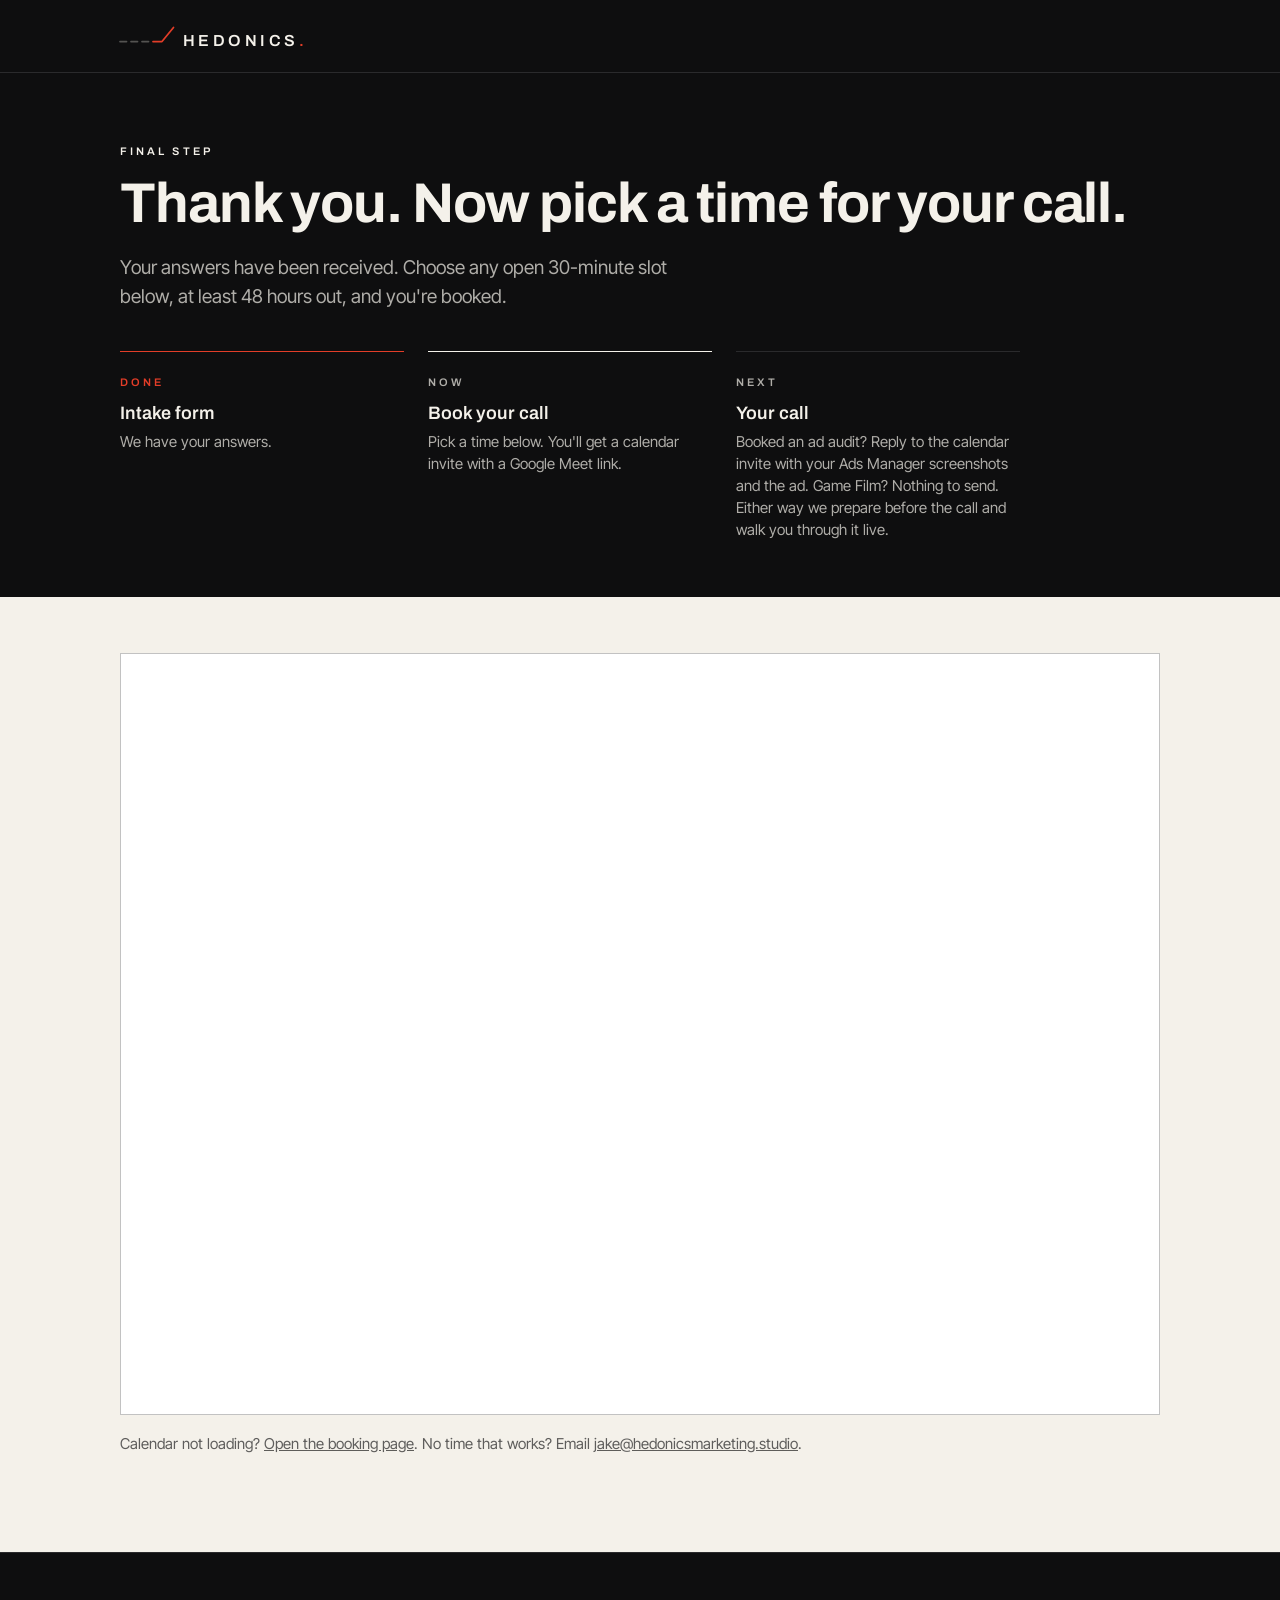
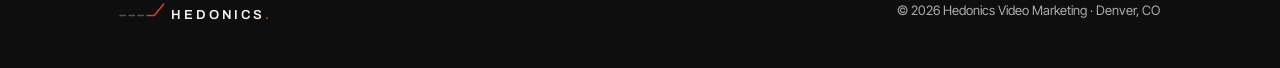
<file: book/index.html>
<!doctype html>
<html lang="en">
<head>
  <!-- Google tag (gtag.js) -->
  <script async src="https://www.googletagmanager.com/gtag/js?id=G-137YW4S0HV"></script>
  <script>
    window.dataLayer = window.dataLayer || [];
    function gtag(){dataLayer.push(arguments);}
    gtag('js', new Date());
    gtag('config', 'G-137YW4S0HV');
  </script>
<meta charset="utf-8">
<meta name="viewport" content="width=device-width, initial-scale=1">
<title>Book your call · Hedonics Video Marketing</title>
<meta name="robots" content="noindex">
<meta name="theme-color" content="#0E0E0F">
<link rel="icon" href="../favicon.svg" type="image/svg+xml">
<link rel="preload" href="../assets/fonts/archivo-latin-600-normal.woff2" as="font" type="font/woff2" crossorigin>
<link rel="preload" href="../assets/fonts/inter-tight-latin-400-normal.woff2" as="font" type="font/woff2" crossorigin>
<link rel="stylesheet" href="../assets/css/site.css">
<style>
  .book-hero { padding: 72px 0 56px; }
  .book-hero .display { margin-top: 16px; }
  .book-hero .lead { margin-top: 20px; color: var(--bone-70); }
  .book-steps { display: grid; grid-template-columns: repeat(3, 1fr); gap: 24px; margin-top: 40px; max-width: 900px; }
  .book-step { border-top: 1px solid var(--hairline-ink); padding-top: 16px; }
  .book-step.is-done { border-top-color: var(--signal); }
  .book-step.is-now { border-top-color: var(--bone); }
  .book-step .n { font: 600 11px/13px var(--font-display); letter-spacing: 0.28em; text-transform: uppercase; color: var(--bone-70); }
  .book-step.is-done .n { color: var(--signal); }
  .book-step .t { margin-top: 8px; font: 600 18px/24px var(--font-display); }
  .book-step p { margin-top: 6px; color: var(--bone-70); font-size: 15px; line-height: 22px; }
  .book-step p.t { color: var(--bone); }
  .book-cal { padding: 56px 0 96px; }
  .book-cal__frame { background: #fff; border: 1px solid var(--rule-major); }
  .book-cal__frame iframe { display: block; width: 100%; height: 760px; border: 0; }
  .book-cal__help { margin-top: 16px; font-size: 15px; color: var(--ink-65); }
  .book-cal__help a { color: inherit; }
  @media (max-width: 760px) {
    .book-hero { padding: 48px 0 40px; }
    .book-hero .display { font-size: 38px; line-height: 42px; }
    .book-steps { gap: 12px; margin-top: 28px; }
    .book-step p:not(.t) { display: none; }
    .book-step .t { font-size: 15px; line-height: 20px; }
    .book-cal { padding: 32px 0 64px; }
    .book-cal__frame iframe { height: 900px; }
  }
</style>
</head>
<body>

<header class="nav">
  <div class="wrap nav__inner">
    <a class="nav__logo" href="/" aria-label="Hedonics, home">
      <svg class="mark" viewBox="0 54 726 88" role="img" aria-label="Hedonics.">
        <line class="mark__dash" x1="0" y1="120" x2="26" y2="120"/>
        <line class="mark__dash" x1="44" y1="120" x2="70" y2="120"/>
        <line class="mark__dash" x1="88" y1="120" x2="114" y2="120"/>
        <polyline class="mark__break" points="132,120 168,120 214,64"/>
        <text class="mark__word" x="250" y="136">HEDONICS<tspan class="mark__dot">.</tspan></text>
      </svg>
    </a>
  </div>
</header>

<main>
  <section class="ink book-hero">
    <div class="wrap">
      <p class="label">Final step</p>
      <h1 class="display">Thank you. Now pick a time for your call.</h1>
      <p class="lead">Your answers have been received. Choose any open 30-minute slot below, at least 48 hours out, and you're booked.</p>
      <div class="book-steps">
        <div class="book-step is-done"><span class="n">Done</span><p class="t">Intake form</p><p>We have your answers.</p></div>
        <div class="book-step is-now"><span class="n">Now</span><p class="t">Book your call</p><p>Pick a time below. You'll get a calendar invite with a Google Meet link.</p></div>
        <div class="book-step"><span class="n">Next</span><p class="t">Your call</p><p>Booked an ad audit? Reply to the calendar invite with your Ads Manager screenshots and the ad. Game Film? Nothing to send. Either way we prepare before the call and walk you through it live.</p></div>
      </div>
    </div>
  </section>

  <section class="bone book-cal">
    <div class="wrap">
      <div class="book-cal__frame">
        <iframe src="https://calendar.google.com/calendar/appointments/schedules/AcZssZ2THT0ECsqEQsvaZ_e2nnyDJ7U-0bfdahvKAzr21rkxcAZrpyAhAChC-YGVLmAqspfSZikm0rnm?gv=true" title="Book your Game Film call" loading="eager"></iframe>
      </div>
      <p class="book-cal__help">Calendar not loading? <a href="https://calendar.app.google/ttAGR9FidhRqfrs18" target="_blank" rel="noopener">Open the booking page</a>. No time that works? Email <a href="mailto:jake@hedonicsmarketing.studio">jake@hedonicsmarketing.studio</a>.</p>
    </div>
  </section>
</main>

<footer class="footer ink">
  <div class="wrap footer__inner">
    <svg class="mark mark--sm" viewBox="0 54 726 88" role="img" aria-label="Hedonics.">
      <line class="mark__dash" x1="0" y1="120" x2="26" y2="120"/>
      <line class="mark__dash" x1="44" y1="120" x2="70" y2="120"/>
      <line class="mark__dash" x1="88" y1="120" x2="114" y2="120"/>
      <polyline class="mark__break" points="132,120 168,120 214,64"/>
      <text class="mark__word" x="250" y="136">HEDONICS<tspan class="mark__dot">.</tspan></text>
    </svg>
    <p class="footer__meta">© 2026 Hedonics Video Marketing · Denver, CO</p>
  </div>
</footer>

</body>
</html>
</file>
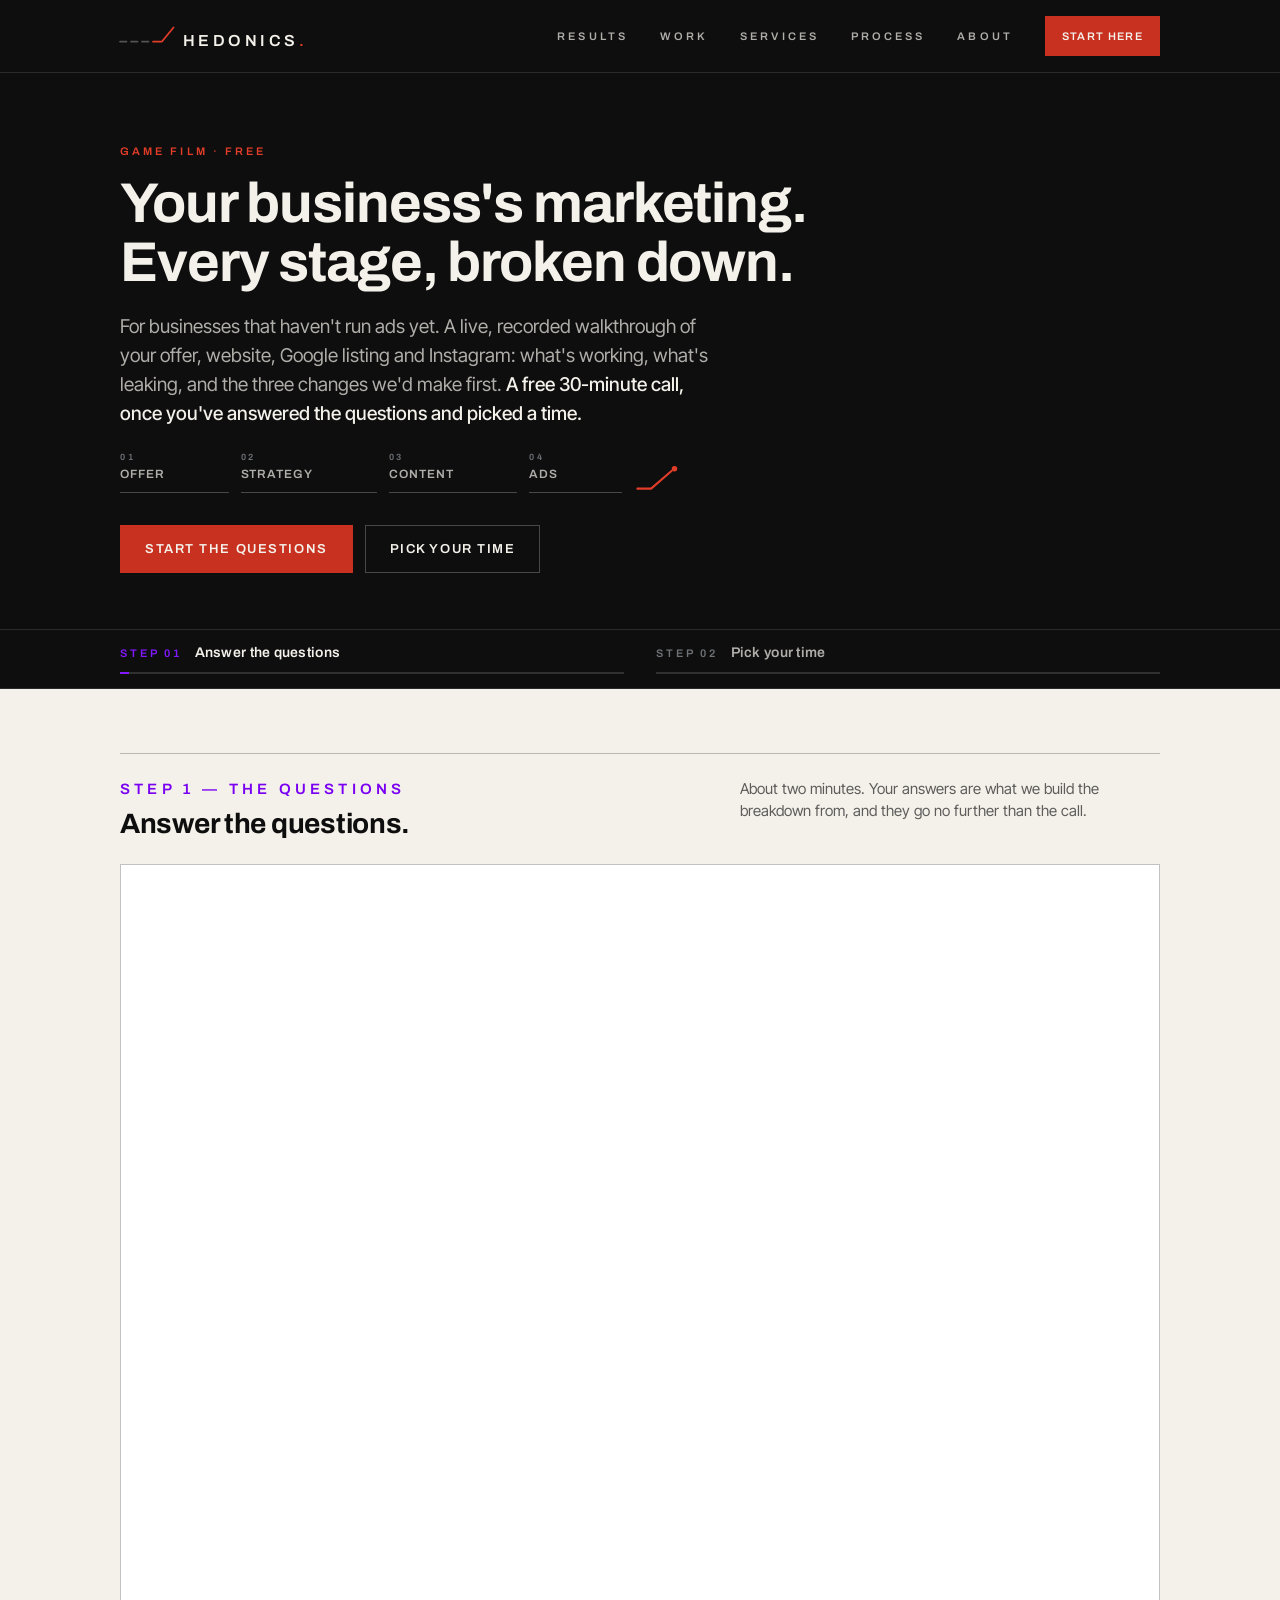
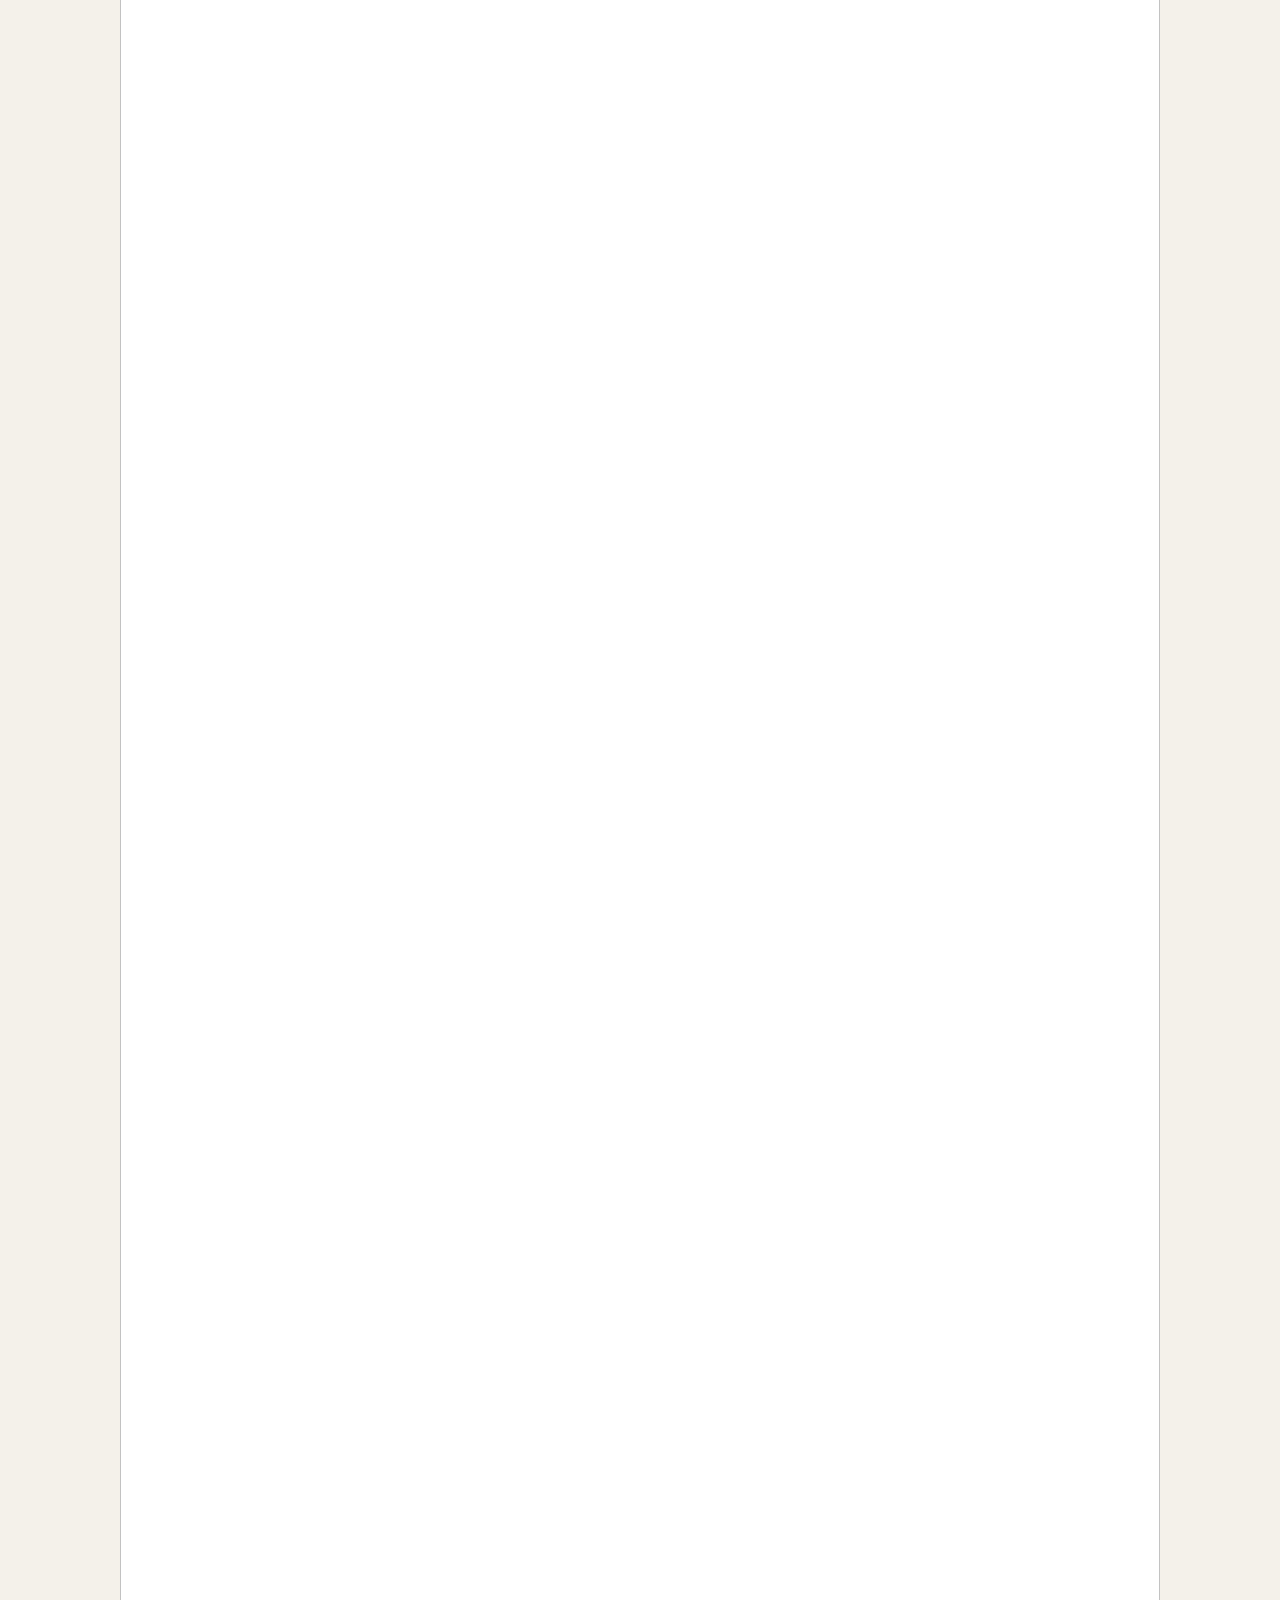
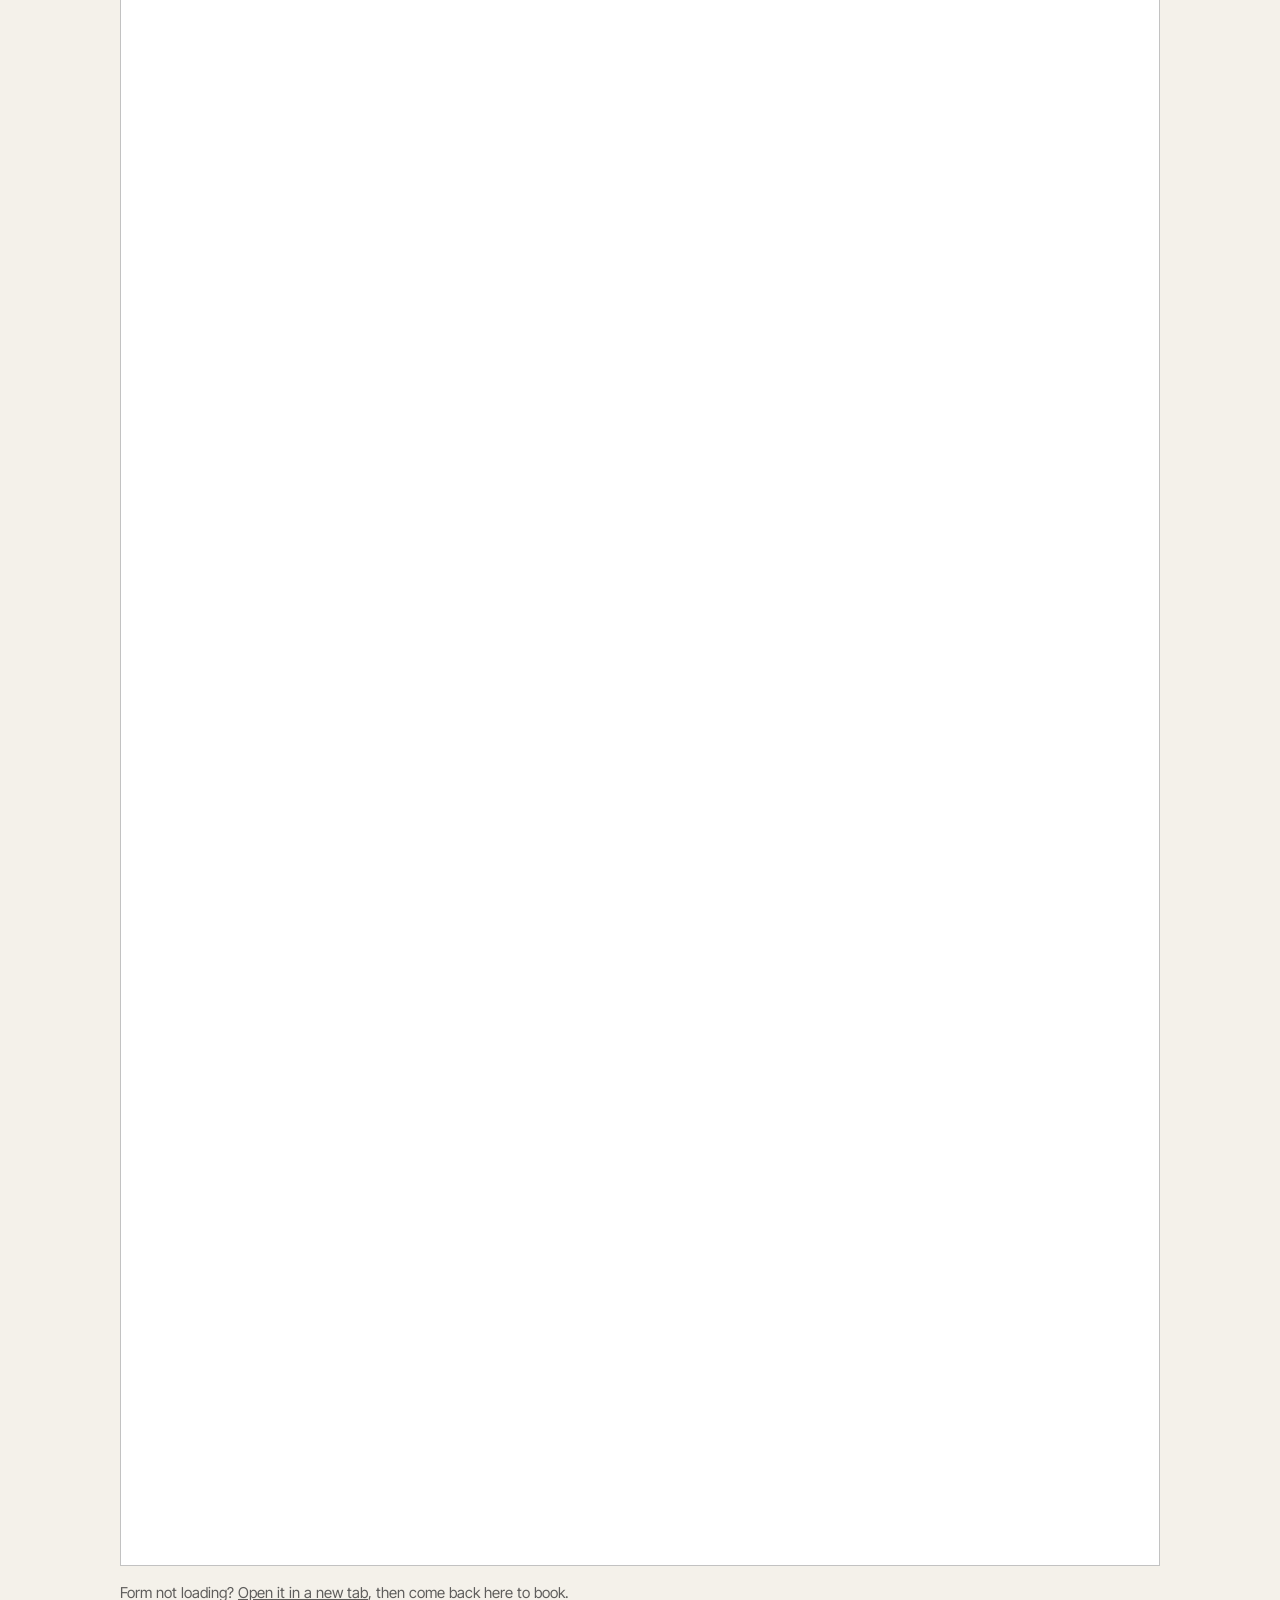
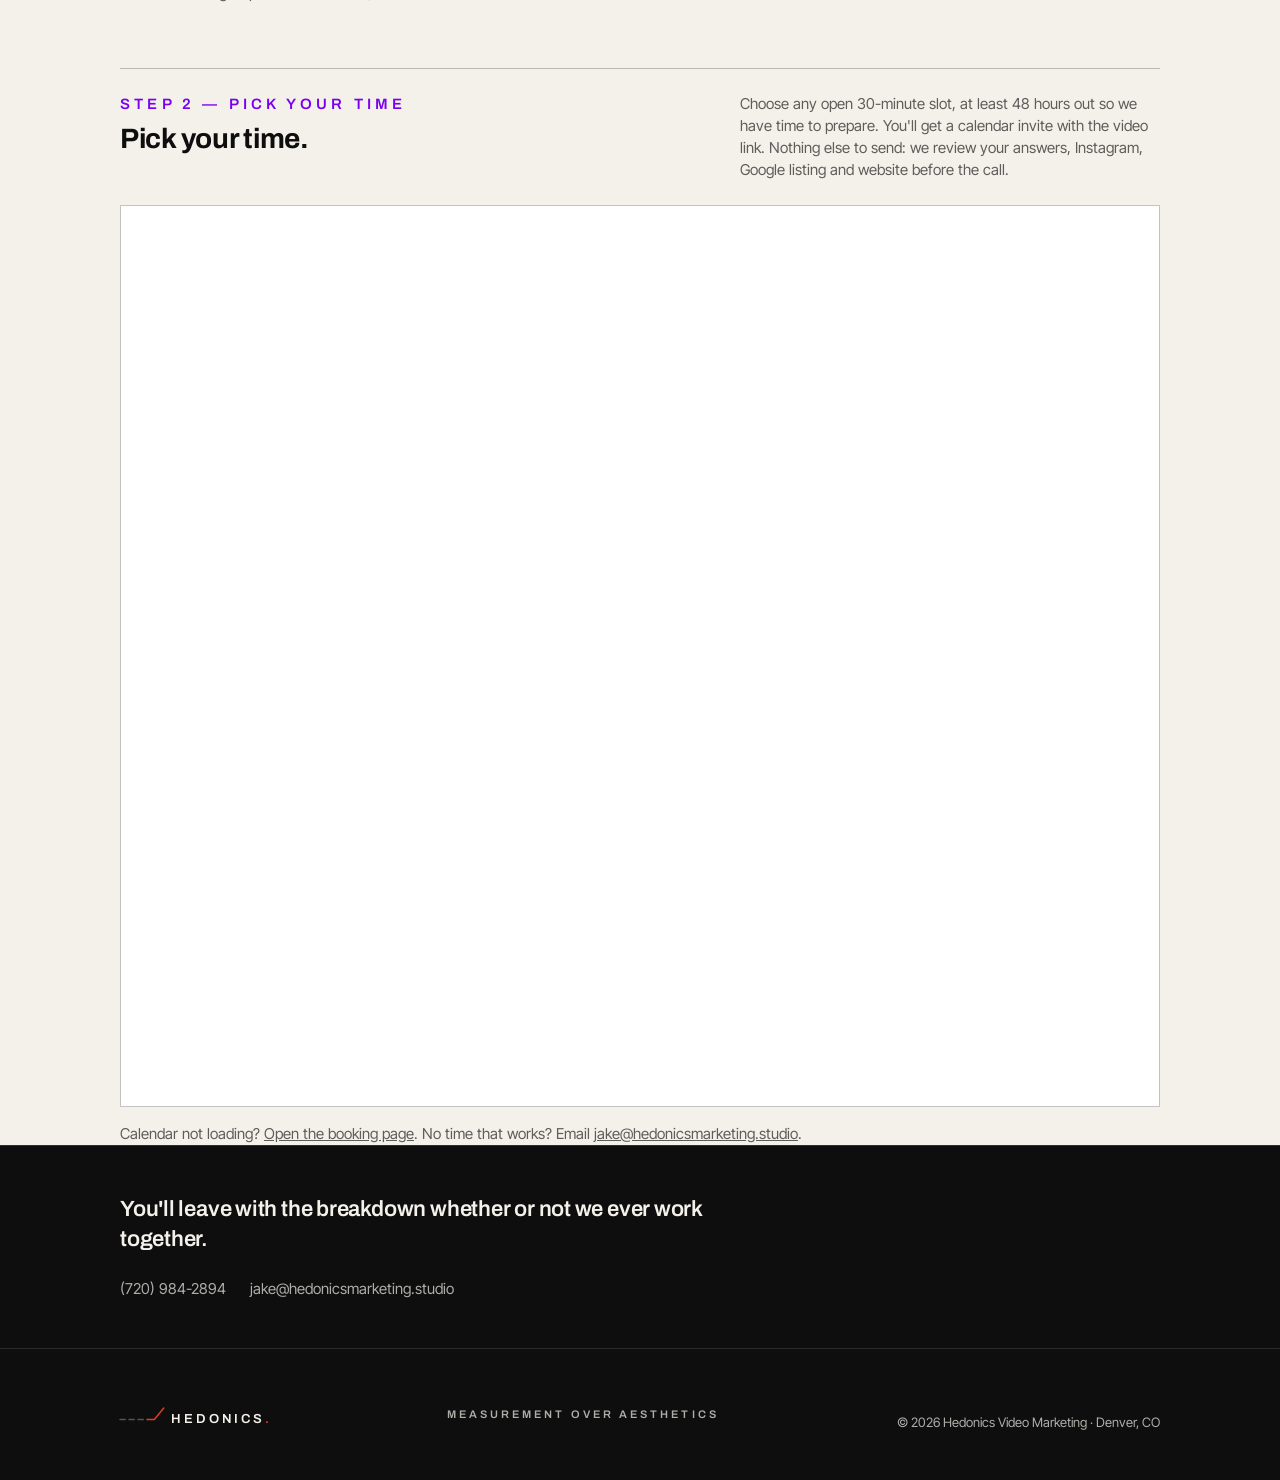
<file: game-film/index.html>
<!doctype html>
<html lang="en">
<head>
  <!-- Google tag (gtag.js) -->
  <script async src="https://www.googletagmanager.com/gtag/js?id=G-137YW4S0HV"></script>
  <script>
    window.dataLayer = window.dataLayer || [];
    function gtag(){dataLayer.push(arguments);}
    gtag('js', new Date());
    gtag('config', 'G-137YW4S0HV');
  </script>
<meta charset="utf-8">
<meta name="viewport" content="width=device-width, initial-scale=1">
<title>Game Film — Hedonics</title>
<meta name="description" content="A free live breakdown of your business's marketing: offer, website, Google listing and Instagram. Answer the questions, pick a time.">
<meta name="robots" content="noindex">
<link rel="canonical" href="https://hedonicsmarketing.studio/game-film/">
<meta name="theme-color" content="#0E0E0F">

<meta property="og:type" content="website">
<meta property="og:title" content="Game Film — Hedonics">
<meta property="og:description" content="A free live breakdown of your business's marketing: offer, website, Google listing and Instagram.">
<meta property="og:image" content="https://hedonicsmarketing.studio/assets/img/og-cover.png">
<meta property="og:url" content="https://hedonicsmarketing.studio/game-film/">
<meta name="twitter:card" content="summary_large_image">

<link rel="icon" href="../favicon.svg" type="image/svg+xml">
<link rel="apple-touch-icon" href="../assets/img/apple-touch-icon.png">
<link rel="preload" href="../assets/fonts/archivo-latin-700-normal.woff2" as="font" type="font/woff2" crossorigin>
<link rel="preload" href="../assets/fonts/inter-tight-latin-400-normal.woff2" as="font" type="font/woff2" crossorigin>
<link rel="stylesheet" href="../assets/css/site.css">
<style>
  /* Game Film page. Everything below reuses site.css tokens; radius 0 throughout. */
  .gf-hero { padding: 72px 0 56px; }
  .gf-hero .display { margin-top: 16px; max-width: 760px; }
  .gf-hero .lead { margin-top: 20px; max-width: 600px; }
  .gf-hero .lead strong { color: var(--bone); font-weight: 500; }

  .gf-hero .cycle { margin-top: 24px; }
  .gf-hero__ctas { display: flex; gap: 12px; flex-wrap: wrap; margin-top: 32px; }

  /* Progress rail: sticks under the nav. Each track fills as you scroll through its section. */
  .gf-rail { position: sticky; top: var(--nav-h, 64px); z-index: 40; background: var(--ink); color: var(--bone); border-top: 1px solid var(--hairline-ink); border-bottom: 1px solid var(--hairline-ink); }
  .gf-rail__inner { display: grid; grid-template-columns: 1fr 1fr; gap: 32px; padding-top: 14px; padding-bottom: 14px; }
  .gf-track { display: grid; grid-template-columns: auto 1fr; column-gap: 12px; row-gap: 10px; align-items: baseline; text-decoration: none; color: var(--bone-70); }
  .gf-track .n { font: 600 11px/13px var(--font-display); letter-spacing: 0.28em; text-transform: uppercase; color: var(--steel); }
  .gf-track .t { font: 600 14px/18px var(--font-display); letter-spacing: 0.02em; }
  .gf-track .bar { grid-column: 1 / -1; display: block; height: 2px; background: var(--rule-minor-on-ink); overflow: hidden; }
  .gf-track .bar i { display: block; height: 100%; width: 0; background: var(--instrument-dark); transition: width 120ms linear; }
  .gf-track.is-active { color: var(--bone); }
  .gf-track.is-active .n { color: var(--instrument-dark); }
  .gf-track.is-done { color: var(--bone); }
  .gf-track.is-done .n { color: var(--bone); }
  .gf-track.is-done .bar i { width: 100% !important; background: var(--bone); }
  .gf-track:hover { color: var(--bone); }

  .gf-section { padding: 64px 0 0; scroll-margin-top: calc(var(--nav-h, 64px) + 72px); } /* clears the sticky nav + rail on #form / #book deep links */
  .gf-section:last-of-type { padding-bottom: 96px; }

  .gf-section__head { display: flex; align-items: baseline; justify-content: space-between; gap: 24px; flex-wrap: wrap; border-top: 1.5px solid var(--rule-major); padding-top: 24px; }
  .gf-section__head h2 { font: 700 28px/32px var(--font-display); letter-spacing: -0.01em; margin-top: 8px; }
  .gf-section__head p { font-size: 15px; line-height: 22px; color: var(--ink-65); max-width: 420px; }
  .gf-section .label { color: var(--instrument-light); }

  .gf-frame { margin-top: 24px; background: #fff; border: 1px solid var(--rule-major); }
  .gf-frame iframe { display: block; width: 100%; border: 0; }
  .gf-frame--form iframe { height: 3900px; }
  .gf-frame--cal iframe { height: 900px; }
  .gf-help { margin-top: 16px; font-size: 15px; line-height: 22px; color: var(--ink-65); }
  .gf-help a { color: inherit; }

  .gf-send { padding-bottom: 96px; }
  .gf-send__grid { display: grid; grid-template-columns: 1fr 1fr 1.3fr; gap: 24px; margin-top: 32px; }
  .gf-send__col { padding: 24px; border: 1.5px solid var(--rule-major); font-size: 15px; line-height: 22px; }
  .gf-send__col > * + * { margin-top: 10px; }
  .gf-send__col strong { font-weight: 600; }
  .gf-send__k { font: 600 11px/13px var(--font-display); letter-spacing: 0.2em; text-transform: uppercase; color: var(--instrument-light); }
  .gf-send__k--gap { margin-top: 24px; }
  .gf-send__list { margin: 0; padding: 0; list-style: none; }
  .gf-send__list li { padding: 8px 0; border-top: 1px solid var(--rule-minor); font: 600 16px/22px var(--font-display); letter-spacing: -0.01em; }
  .gf-send__list li:first-child { margin-top: 4px; }
  .gf-send__how { background: var(--ink); color: var(--bone); border-color: var(--ink); }
  .gf-send__how .gf-send__k { color: var(--instrument-dark); }
  .gf-send__steps { margin: 0; padding-left: 20px; list-style: decimal; color: var(--bone-70); }
  .gf-send__steps li { padding: 4px 0; }
  .gf-send__steps strong { color: var(--bone); }
  .gf-send__note { font-size: 13px; line-height: 19px; color: var(--bone-70); }
  .gf-send .gf-section__head p a { color: inherit; }

  .gf-assure { padding: 48px 0; border-top: 1px solid var(--rule-minor-on-ink); }
  .gf-assure p { font: 600 22px/30px var(--font-display); letter-spacing: -0.01em; max-width: 640px; }
  .gf-contact { margin-top: 24px; display: flex; gap: 8px 24px; flex-wrap: wrap; font-size: 15px; line-height: 22px; color: var(--bone-70); }
  .gf-contact a { color: inherit; text-decoration: none; }
  .gf-contact a:hover { color: var(--bone); }

  @media (max-width: 760px) {
    .gf-hero { padding: 48px 0 40px; }
    .gf-hero .display { font-size: 36px; line-height: 40px; }
    .gf-hero__ctas { margin-top: 24px; }
    .gf-hero__ctas .btn { flex: 1 1 100%; }
    .gf-rail__inner { gap: 16px; padding-top: 10px; padding-bottom: 10px; }
    .gf-track { row-gap: 8px; }
    .gf-track .t { font-size: 12px; line-height: 16px; }
    .gf-section { padding-top: 40px; }
    .gf-section:last-of-type { padding-bottom: 64px; }
    .gf-section__head h2 { font-size: 24px; line-height: 28px; }
    /* Phones: the form wraps taller. Tall box beats an inner-scrolling iframe, which traps the thumb. */
    .gf-frame--form iframe { height: 4900px; }
    .gf-frame--cal iframe { height: 980px; }
    .gf-assure p { font-size: 19px; line-height: 26px; }
    .gf-send__grid { grid-template-columns: 1fr; gap: 16px; }
    .gf-send { padding-bottom: 64px; }
  }
</style>
</head>
<body>
<a class="skip" href="#main">Skip to content</a>

<header class="nav" id="top">
  <div class="wrap nav__inner">
    <a class="nav__logo" href="/" aria-label="Hedonics, home">
      <svg class="mark" viewBox="0 54 726 88" role="img" aria-label="Hedonics.">
        <line class="mark__dash" x1="0" y1="120" x2="26" y2="120"/>
        <line class="mark__dash" x1="44" y1="120" x2="70" y2="120"/>
        <line class="mark__dash" x1="88" y1="120" x2="114" y2="120"/>
        <polyline class="mark__break" points="132,120 168,120 214,64"/>
        <text class="mark__word" x="250" y="136">HEDONICS<tspan class="mark__dot">.</tspan></text>
      </svg>
    </a>
    <button class="nav__toggle" aria-expanded="false" aria-controls="nav-menu">
      <span class="nav__toggle-bar"></span><span class="nav__toggle-bar"></span>
      <span class="sr">Menu</span>
    </button>
    <nav class="nav__menu" id="nav-menu" aria-label="Main">
      <a href="/#results">Results</a>
      <a href="/#work">Work</a>
      <a href="/#services">Services</a>
      <a href="/#process">Process</a>
      <a href="/#about">About</a>
      <a class="btn btn--sm" href="#form">Start here</a>
    </nav>
  </div>
</header>

<main id="main">

  <section class="ink gf-hero">
    <div class="wrap">
      <p class="label label--signal">Game Film · Free</p>
      <h1 class="display">Your business's marketing.<br>Every stage, broken down.</h1>
      <p class="lead">For businesses that haven't run ads yet. A live, recorded walkthrough of your offer, website, Google listing and Instagram: what's working, what's leaking, and the three changes we'd make first. <strong>A free 30-minute call, once you've answered the questions and picked a time.</strong></p>
      <ol class="cycle" aria-label="Offer, Strategy, Content, Ads">
        <li class="cycle__step"><span class="cycle__n">01</span><span class="cycle__t">Offer</span></li>
        <li class="cycle__step"><span class="cycle__n">02</span><span class="cycle__t">Strategy</span></li>
        <li class="cycle__step"><span class="cycle__n">03</span><span class="cycle__t">Content</span></li>
        <li class="cycle__step"><span class="cycle__n">04</span><span class="cycle__t">Ads</span></li>
        <li class="cycle__break" aria-hidden="true"><svg viewBox="0 0 64 40"><polyline points="2,34 22,34 52,8"/><circle cx="56" cy="5" r="4"/></svg></li>
      </ol>
      <div class="gf-hero__ctas">
        <a class="btn" href="#form">Start the questions</a>
        <a class="btn btn--ghost" href="#book">Pick your time</a>
      </div>
    </div>
  </section>

  <div class="gf-rail" id="gf-rail" aria-label="Your progress">
    <div class="wrap gf-rail__inner">
      <a class="gf-track is-active" href="#form" data-track="form"><span class="n">Step 01</span><span class="t">Answer the questions</span><span class="bar"><i></i></span></a>
      <a class="gf-track" href="#book" data-track="book"><span class="n">Step 02</span><span class="t">Pick your time</span><span class="bar"><i></i></span></a>
    </div>
  </div>

  <section class="bone gf-section" id="form">
    <div class="wrap">
      <div class="gf-section__head">
        <div>
          <p class="label">Step 1 — The questions</p>
          <h2>Answer the questions.</h2>
        </div>
        <p>About two minutes. Your answers are what we build the breakdown from, and they go no further than the call.</p>
      </div>
      <div class="gf-frame gf-frame--form">
        <iframe id="gf-form" src="https://docs.google.com/forms/d/e/1FAIpQLSeEihE6cIdlAN0ke32q0xm5EHwVhSrcjZStyyage_NAatKq-g/viewform?embedded=true" title="Game Film intake questions" loading="eager">Loading…</iframe>
      </div>
      <p class="gf-help">Form not loading? <a href="https://forms.gle/MmSv47Y7kMXgLzC48" target="_blank" rel="noopener">Open it in a new tab</a>, then come back here to book.</p>
    </div>
  </section>

  <section class="bone gf-section" id="book">
    <div class="wrap">
      <div class="gf-section__head">
        <div>
          <p class="label">Step 2 — Pick your time</p>
          <h2>Pick your time.</h2>
        </div>
        <p>Choose any open 30-minute slot, at least 48 hours out so we have time to prepare. You'll get a calendar invite with the video link. Nothing else to send: we review your answers, Instagram, Google listing and website before the call.</p>
      </div>
      <div class="gf-frame gf-frame--cal">
        <iframe id="gf-cal" src="https://calendar.google.com/calendar/appointments/schedules/AcZssZ2THT0ECsqEQsvaZ_e2nnyDJ7U-0bfdahvKAzr21rkxcAZrpyAhAChC-YGVLmAqspfSZikm0rnm?gv=true" title="Book your Game Film call" loading="lazy"></iframe>
      </div>
      <p class="gf-help">Calendar not loading? <a href="https://calendar.app.google/ttAGR9FidhRqfrs18" target="_blank" rel="noopener">Open the booking page</a>. No time that works? Email <a href="mailto:jake@hedonicsmarketing.studio">jake@hedonicsmarketing.studio</a>.</p>
    </div>
  </section>


  <section class="ink gf-assure">
    <div class="wrap">
      <p>You'll leave with the breakdown whether or not we ever work together.</p>
      <div class="gf-contact">
        <a href="tel:+17209842894">(720) 984-2894</a>
        <a href="mailto:jake@hedonicsmarketing.studio">jake@hedonicsmarketing.studio</a>
      </div>
    </div>
  </section>

</main>

<footer class="footer ink">
  <div class="wrap footer__inner">
    <svg class="mark mark--sm" viewBox="0 54 726 88" role="img" aria-label="Hedonics.">
      <line class="mark__dash" x1="0" y1="120" x2="26" y2="120"/>
      <line class="mark__dash" x1="44" y1="120" x2="70" y2="120"/>
      <line class="mark__dash" x1="88" y1="120" x2="114" y2="120"/>
      <polyline class="mark__break" points="132,120 168,120 214,64"/>
      <text class="mark__word" x="250" y="136">HEDONICS<tspan class="mark__dot">.</tspan></text>
    </svg>
    <p class="label label--muted">Measurement over aesthetics</p>
    <p class="footer__meta">© <span id="yr">2026</span> Hedonics Video Marketing · Denver, CO</p>
  </div>
</footer>

<script>
  // Mobile nav toggle (same behaviour as site.js, without loading the footage code).
  (function () {
    var t = document.querySelector('.nav__toggle'), m = document.getElementById('nav-menu');
    if (t && m) t.addEventListener('click', function () {
      var open = t.getAttribute('aria-expanded') === 'true';
      t.setAttribute('aria-expanded', String(!open));
      m.classList.toggle('is-open', !open);
    });
    var y = document.getElementById('yr'); if (y) y.textContent = new Date().getFullYear();
  })();

  // Progress rail. Each track fills as its section moves through the viewport;
  // step 1 locks to "done" when the form submits (Google reloads the iframe with its confirmation).
  (function () {
    var nav = document.querySelector('.nav'), rail = document.getElementById('gf-rail');
    var tracks = { form: document.querySelector('[data-track="form"]'), book: document.querySelector('[data-track="book"]') };
    var secs = { form: document.getElementById('form'), book: document.getElementById('book') };
    var done = { form: false, book: false };
    if (!rail || !tracks.form || !tracks.book) return;

    function setNavH() { document.documentElement.style.setProperty('--nav-h', nav.offsetHeight + 'px'); }
    function progress(sec) {
      var r = sec.getBoundingClientRect(), top = nav.offsetHeight + rail.offsetHeight;
      var seen = (window.innerHeight - top) - r.top;          // how far the section has risen into the usable viewport
      return Math.max(0, Math.min(1, seen / (r.height + (window.innerHeight - top) * 0.25)));
    }
    function paint() {
      var p = { form: done.form ? 1 : progress(secs.form), book: done.book ? 1 : progress(secs.book) };
      Object.keys(tracks).forEach(function (k) {
        tracks[k].querySelector('.bar i').style.width = (p[k] * 100).toFixed(1) + '%';
      });
      var active = (p.form >= 0.98 || done.form) ? 'book' : 'form';
      Object.keys(tracks).forEach(function (k) { tracks[k].classList.toggle('is-active', k === active && !done[k]); });
    }
    var ticking = false;
    function onScroll() { if (ticking) return; ticking = true; requestAnimationFrame(function () { paint(); ticking = false; }); }
    window.addEventListener('scroll', onScroll, { passive: true });
    window.addEventListener('resize', function () { setNavH(); paint(); });
    setNavH(); paint();

    var f = document.getElementById('gf-form'), loads = 0;
    if (f) f.addEventListener('load', function () {
      loads += 1;
      if (loads < 2) return;
      done.form = true;
      tracks.form.classList.add('is-done');
      tracks.form.querySelector('.n').textContent = 'Done';
      f.style.height = '420px';
      paint();
      if (secs.book) secs.book.scrollIntoView({ behavior: 'smooth', block: 'start' });
    });
  })();
</script>
</body>
</html>
</file>
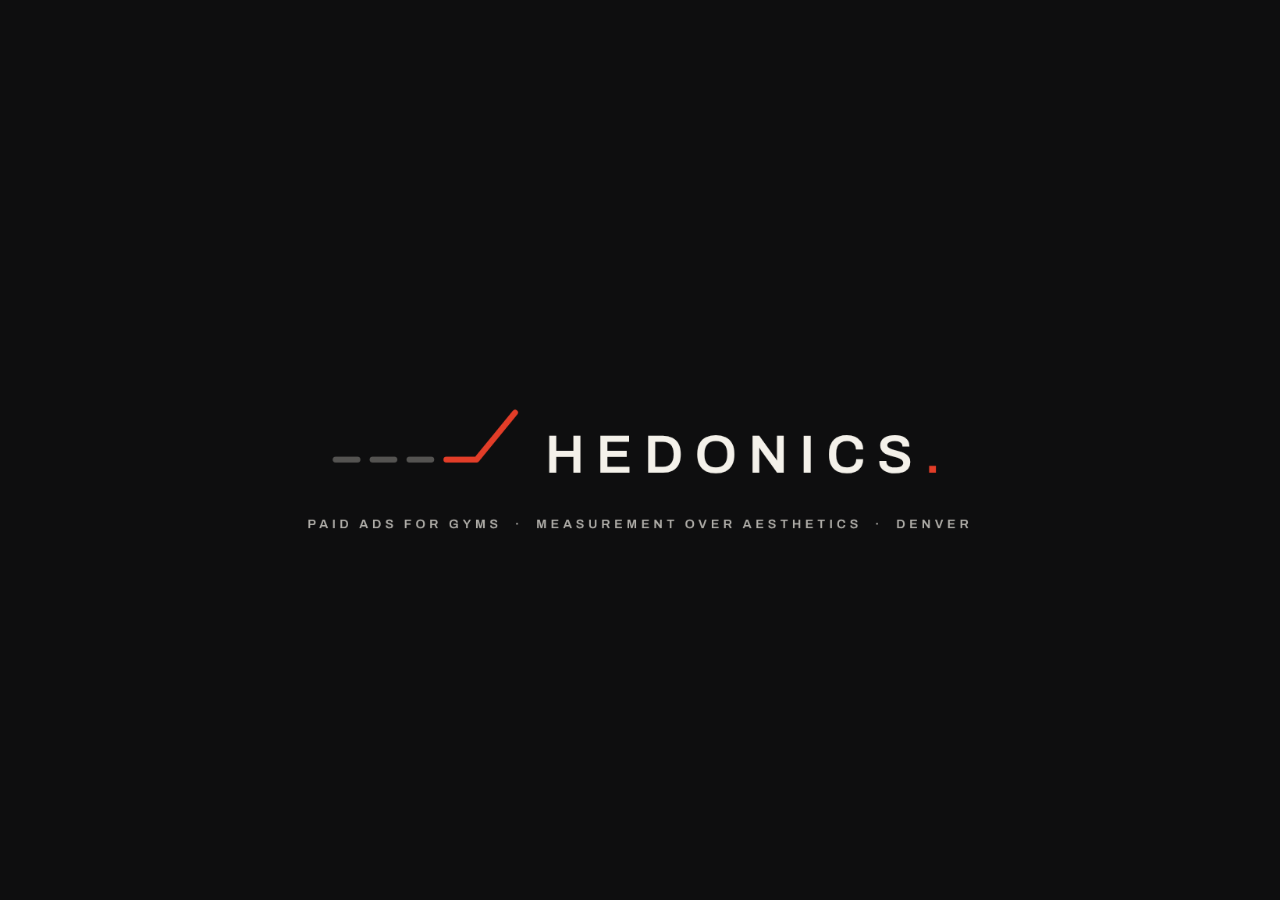
<file: assets/img/fb/cover-capture.html>
<!doctype html><html><head><meta charset="utf-8"><meta name="robots" content="noindex"><title>cover capture</title>
<style>html,body{margin:0;height:100%;background:#0E0E0F;overflow:hidden}body{display:grid;place-items:center}img{width:100vw;height:auto;display:block}</style>
</head><body><img src="hedonics-cover-1640x624.png" alt=""></body></html>
</file>
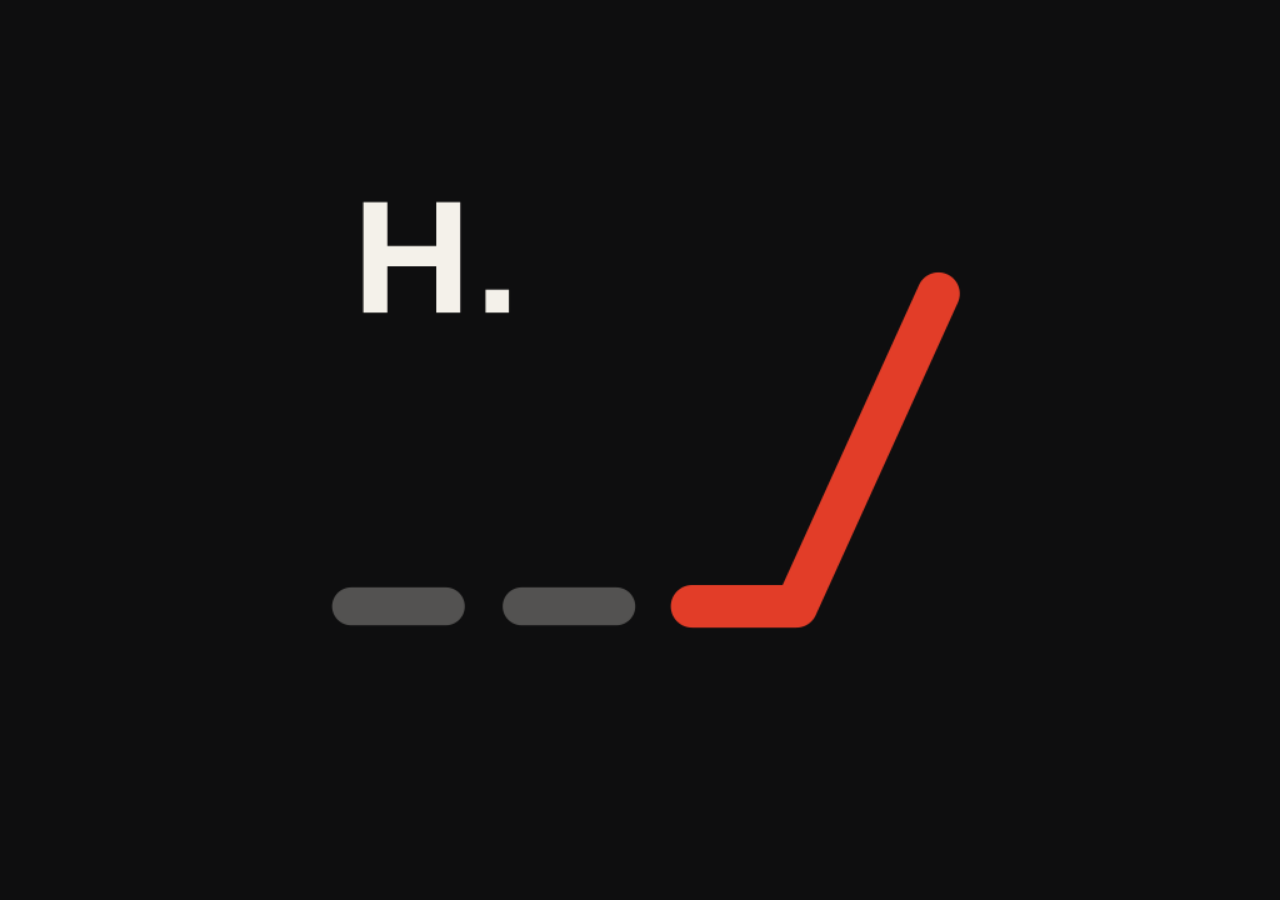
<file: assets/img/fb/profile-capture.html>
<!doctype html><html><head><meta charset="utf-8"><meta name="robots" content="noindex"><title>profile capture</title>
<style>html,body{margin:0;height:100%;background:#0E0E0F;overflow:hidden}body{display:grid;place-items:center}img{height:100vh;width:auto;display:block}</style>
</head><body><img src="hedonics-profile-720.png" alt=""></body></html>
</file>
<file: assets/css/site.css>
/* Hedonics Video Marketing · site styles
   Built on Brand System V4 (08 Sep 2026). Palette, type steps and grid come from that document. */

/* Self-hosted fonts (SIL Open Font License) */
@font-face { font-family: "Archivo"; font-weight: 600; font-display: swap; src: url("../fonts/archivo-latin-600-normal.woff2") format("woff2"); }
@font-face { font-family: "Archivo"; font-weight: 700; font-display: swap; src: url("../fonts/archivo-latin-700-normal.woff2") format("woff2"); }
@font-face { font-family: "Inter Tight"; font-weight: 400; font-display: swap; src: url("../fonts/inter-tight-latin-400-normal.woff2") format("woff2"); }
@font-face { font-family: "Inter Tight"; font-weight: 500; font-display: swap; src: url("../fonts/inter-tight-latin-500-normal.woff2") format("woff2"); }
@font-face { font-family: "Inter Tight"; font-weight: 600; font-display: swap; src: url("../fonts/inter-tight-latin-600-normal.woff2") format("woff2"); }

:root {
  /* Palette: six hexes, five roles */
  --ink: #0E0E0F;
  --bone: #F4F1EA;
  --steel: #6E7276;
  --signal: #E23D28;
  --instrument-light: #7A00F2; /* data on light grounds */
  --instrument-dark: #8218FF;  /* data on Ink */
  /* Signal as a large fill reads brighter and more orange than Signal as a stroke (area effect).
     Solid blocks (buttons, filled tags) take this deeper value so they read as the same red as the mark. */
  --signal-fill: #C8301F;
  --signal-fill-hover: #B02A1B;

  /* Sanctioned derived values */
  --hairline-ink: #2A2A2C;
  --rule-major: rgba(14,14,15,0.25);
  --rule-minor: rgba(14,14,15,0.15);
  --rule-major-on-ink: rgba(244,241,234,0.25);
  --rule-minor-on-ink: rgba(244,241,234,0.15);
  --bone-70: rgba(244,241,234,0.70);
  --ink-65: rgba(14,14,15,0.65);

  --font-display: "Archivo", "Helvetica Neue", Arial, sans-serif;
  --font-body: "Inter Tight", "Helvetica Neue", Arial, sans-serif;
  --font-mono: ui-monospace, Menlo, monospace;

  --ease: cubic-bezier(0.2, 0, 0.2, 1);
  --u: 8px;
  --page: 1200px;
  --margin: 80px;
}

*, *::before, *::after { box-sizing: border-box; }
html { scroll-behavior: smooth; -webkit-text-size-adjust: 100%; }
@media (prefers-reduced-motion: reduce) { html { scroll-behavior: auto; } }
body {
  margin: 0;
  background: var(--bone);
  color: var(--ink);
  font: 400 16px/25px var(--font-body);
  -webkit-font-smoothing: antialiased;
}
img, video, iframe { display: block; max-width: 100%; }
a { color: inherit; }
h1, h2, h3, p, ul, ol, dl, dd, figure, blockquote { margin: 0; }
ul, ol { padding: 0; list-style: none; }

.sr { position: absolute; width: 1px; height: 1px; overflow: hidden; clip: rect(0 0 0 0); white-space: nowrap; }
.skip { position: absolute; left: -9999px; top: 8px; background: var(--signal-fill); color: var(--bone); padding: 8px 16px; z-index: 100; }
.skip:focus { left: 8px; }
:focus-visible { outline: 2px solid var(--signal); outline-offset: 3px; }

/* ---------- Grounds ---------- */
.ink { background: var(--ink); color: var(--bone); }
.bone { background: var(--bone); color: var(--ink); }

/* ---------- Layout ---------- */
.wrap { max-width: var(--page); margin: 0 auto; padding: 0 var(--margin); }
.section { padding: 96px 0; }
.section--tight-top { padding-top: 0; }

/* Section marker in columns 1–2, content in 3–12 */
.split { display: grid; grid-template-columns: 2fr 10fr; column-gap: 24px; }
.marker { padding-top: 12px; }
.split__body > * + * { margin-top: 32px; }
.measure { max-width: 620px; }
.cols-2 { display: grid; grid-template-columns: 1fr 1fr; gap: 24px; max-width: 860px; }
.cols-2 p + p { margin-top: 0; }

/* ---------- Type steps ---------- */
.display { font: 700 56px/59px var(--font-display); letter-spacing: -0.02em; }
.heading { font: 600 28px/34px var(--font-display); letter-spacing: -0.01em; }
.heading--xl { font-size: 40px; line-height: 46px; max-width: 860px; }
.lead { font-size: 19px; line-height: 29px; max-width: 560px; }
.ink .lead { color: var(--bone-70); }
.label {
  font: 600 11px/13px var(--font-display);
  letter-spacing: 0.28em; text-transform: uppercase;
}
.label--muted { color: var(--steel); }
.ink .label--muted { color: var(--bone-70); }
.label--signal { color: var(--signal); }
.figure {
  font-family: var(--font-display); font-weight: 700;
  letter-spacing: -0.03em; line-height: 1;
  font-variant-numeric: tabular-nums;
}
p + p { margin-top: 16px; }

.pull {
  border-left: 4px solid var(--signal);
  padding: 4px 0 4px 24px;
  font: 600 22px/30px var(--font-display); letter-spacing: -0.01em;
  max-width: 620px;
}

/* ---------- Buttons ---------- */
.btn {
  display: inline-flex; align-items: center; justify-content: center;
  min-height: 48px; padding: 0 24px;
  background: var(--signal-fill); color: var(--bone);
  border: 1.5px solid var(--signal-fill); border-radius: 0;
  font: 600 13px/1 var(--font-display); letter-spacing: 0.12em; text-transform: uppercase;
  text-decoration: none; cursor: pointer;
  transition: background 160ms var(--ease), color 160ms var(--ease), border-color 160ms var(--ease);
}
.btn:hover { background: var(--signal-fill-hover); border-color: var(--signal-fill-hover); }
.btn--ghost { background: transparent; color: inherit; border-color: var(--rule-major-on-ink); }
.bone .btn--ghost { border-color: var(--rule-major); }
.btn--ghost:hover { background: transparent; border-color: currentColor; }
.btn--sm { min-height: 40px; padding: 0 16px; font-size: 11px; }
.btn--full { width: 100%; }

/* ---------- Logo mark ---------- */
.mark { display: block; height: 22px; width: auto; overflow: visible; }
.mark--sm { height: 18px; }
.mark__dash { stroke: currentColor; stroke-width: 7; stroke-linecap: round; opacity: 0.30; }
.mark__break { fill: none; stroke: var(--signal); stroke-width: 7; stroke-linecap: round; stroke-linejoin: round; }
.mark__word { font: 600 64px var(--font-display); letter-spacing: 14px; fill: currentColor; }
.mark__dot { fill: var(--signal); }

/* The break gesture: dashes tick on, the stroke breaks upward, the dot lands. Fires once, on load. */
@media (prefers-reduced-motion: no-preference) {
  .mark--animate .mark__dash { animation: tick 160ms var(--ease) both; }
  .mark--animate .mark__dash:nth-of-type(1) { animation-delay: 100ms; }
  .mark--animate .mark__dash:nth-of-type(2) { animation-delay: 260ms; }
  .mark--animate .mark__dash:nth-of-type(3) { animation-delay: 420ms; }
  .mark--animate .mark__break { stroke-dasharray: 110; stroke-dashoffset: 110; animation: draw 620ms var(--ease) 600ms forwards; }
  .mark--animate .mark__dot { opacity: 0; animation: land 160ms var(--ease) 1220ms forwards; }
}
@keyframes tick { from { opacity: 0; } to { opacity: 0.30; } }
@keyframes draw { to { stroke-dashoffset: 0; } }
@keyframes land { to { opacity: 1; } }

/* ---------- Nav ---------- */
.nav { position: sticky; top: 0; z-index: 50; background: var(--ink); color: var(--bone); border-bottom: 1px solid var(--hairline-ink); }
.nav__inner { display: flex; align-items: center; justify-content: space-between; height: 72px; }
.nav__logo { display: block; padding: 8px 0; }
.nav__menu { display: flex; align-items: center; gap: 32px; }
.nav__menu a:not(.btn) {
  font: 600 11px/13px var(--font-display); letter-spacing: 0.28em; text-transform: uppercase;
  text-decoration: none; color: var(--bone-70);
  transition: color 160ms var(--ease);
}
.nav__menu a:not(.btn):hover { color: var(--bone); }
.nav__toggle { display: none; background: none; border: 0; padding: 12px 0 12px 12px; cursor: pointer; }
.nav__toggle-bar { display: block; width: 24px; height: 2px; background: var(--bone); }
.nav__toggle-bar + .nav__toggle-bar { margin-top: 6px; }

/* ---------- Hero ---------- */
.hero { padding: 96px 0; }
.hero__grid { display: grid; grid-template-columns: 1fr 1fr; gap: 48px; align-items: center; }
.hero__copy > * + * { margin-top: 24px; }
.hero__copy .label { color: var(--bone-70); }
.hero__ctas { display: flex; flex-wrap: wrap; gap: 16px; padding-top: 8px; }

/* ---------- Footage slots ---------- */
.slot { position: relative; width: 100%; background: #1A1A1C; overflow: hidden; }
.bone .slot:not(.ink *) { background: var(--ink); }
.slot--16x9 { aspect-ratio: 16 / 9; }
.slot--9x16 { aspect-ratio: 9 / 16; }
.slot--4x5 { aspect-ratio: 4 / 5; }
.slot--empty {
  background-image: repeating-linear-gradient(135deg, rgba(244,241,234,0.06) 0 1px, transparent 1px 12px);
  outline: 1px solid var(--hairline-ink); outline-offset: -1px;
}
.slot__cap {
  position: absolute; left: 16px; right: 16px; bottom: 16px;
  font: 400 10px/15px var(--font-mono); letter-spacing: 0.1em; text-transform: uppercase;
  color: rgba(244,241,234,0.45);
}
.slot__cap::before { content: "▸ "; color: var(--signal); }
.slot > video, .slot > iframe, .slot > img { position: absolute; inset: 0; width: 100%; height: 100%; border: 0; object-fit: cover; }

/* ---------- Results ---------- */
.case--feature {
  display: grid; grid-template-columns: 4fr 6fr; gap: 48px; align-items: start;
  border-top: 1.5px solid var(--rule-major-on-ink); padding-top: 48px;
}
.case__media { max-width: 340px; }
.case__body > * + * { margin-top: 16px; }
.case__body p:not(.label) { color: var(--bone-70); }
.case-row { display: grid; grid-template-columns: 1fr 1fr; gap: 24px; border-top: 1.5px solid var(--rule-major-on-ink); padding-top: 48px; }
.case-row .case > * + * { margin-top: 16px; }
.case-row .case p:not(.label) { color: var(--bone-70); }

.stats { display: grid; grid-template-columns: repeat(4, 1fr); gap: 24px; padding: 24px 0; border-top: 1px solid var(--rule-minor-on-ink); border-bottom: 1px solid var(--rule-minor-on-ink); }
.stats--2 { grid-template-columns: repeat(2, 1fr); }
.case__body .stats { grid-template-columns: repeat(2, 1fr); row-gap: 24px; }
.stat { display: flex; flex-direction: column-reverse; gap: 8px; }
.stat dt { font-size: 13px; line-height: 19px; color: var(--bone-70); }
.stat dd { font-size: 44px; color: var(--instrument-dark); }
.bone .stat dd { color: var(--instrument-light); }
.bone .stat dt { color: var(--ink-65); }

/* ---------- Work grid ---------- */
.work-grid { display: grid; grid-template-columns: repeat(6, 1fr); gap: 24px; }
.work--v { grid-column: span 2; }
.work--w { grid-column: span 3; }
.work figcaption { margin-top: 12px; font: 600 11px/13px var(--font-display); letter-spacing: 0.28em; text-transform: uppercase; color: var(--steel); }

/* ---------- Services ---------- */
.tag {
  display: inline-block; padding: 6px 10px;
  font: 600 10px/12px var(--font-display); letter-spacing: 0.2em; text-transform: uppercase;
  border: 1px solid var(--rule-major); color: var(--ink-65); white-space: nowrap;
}
.ink .tag { border-color: var(--rule-major-on-ink); color: var(--bone-70); }
.tag--signal, .ink .tag--signal { background: var(--signal-fill); border-color: var(--signal-fill); color: var(--bone); }

.svc { padding: 32px; border: 1.5px solid var(--rule-major); background: transparent; }
.svc > * + * { margin-top: 16px; }
.svc__head { display: flex; align-items: center; justify-content: space-between; gap: 16px; flex-wrap: wrap; }
.svc__line { font: 600 18px/24px var(--font-display); letter-spacing: -0.01em; }
.svc--feature { padding: 40px; border: 0; }
.svc.ink { background: var(--ink); color: var(--bone); }
.svc--feature .svc__line { font-size: 22px; line-height: 28px; }
.svc--feature p:not(.svc__line) { color: var(--bone-70); max-width: 720px; }
.svc--feature .svc__why strong { color: var(--bone); }
.svc--feature .btn { margin-top: 24px; }
.svc-grid { display: grid; grid-template-columns: 1fr 1fr; gap: 24px; }
.svc--wide { grid-column: 1 / -1; }

.ticks li { position: relative; padding-left: 20px; }
.ticks li + li { margin-top: 8px; }
.ticks li::before { content: ""; position: absolute; left: 0; top: 11px; width: 10px; height: 2px; background: var(--signal); }

.svc__who { font-size: 15px; line-height: 23px; color: var(--ink-65); }
.svc__who .label { display: block; margin-bottom: 8px; }

details { border-top: 1px solid var(--rule-minor); padding-top: 16px; }
summary {
  cursor: pointer; list-style: none;
  font: 600 11px/13px var(--font-display); letter-spacing: 0.28em; text-transform: uppercase;
}
summary::-webkit-details-marker { display: none; }
summary::after { content: " +"; color: var(--signal); }
details[open] summary::after { content: " −"; }
details p { margin-top: 12px; font-size: 15px; line-height: 23px; color: var(--ink-65); }

.stepup { background: var(--ink); color: var(--bone); padding: 24px; margin-top: 24px; }
.stepup > * + * { margin-top: 8px; }
.stepup p:not(.label) { font-size: 15px; line-height: 23px; color: var(--bone-70); }
.stepup strong { color: var(--bone); }

.note { border-top: 1.5px solid var(--rule-major); padding-top: 24px; max-width: 860px; }
.note > * + * { margin-top: 12px; }

/* ---------- Process ---------- */
.steps { display: grid; grid-template-columns: repeat(4, 1fr); gap: 24px; counter-reset: s; }
.step { border-top: 2px solid var(--rule-major-on-ink); padding-top: 24px; }
.step:first-child { border-top-color: var(--signal); }
.step__n { display: block; font-size: 34px; color: var(--instrument-dark); }
.step__t { margin-top: 16px; font: 600 18px/24px var(--font-display); }
.step p { margin-top: 8px; font-size: 15px; line-height: 23px; color: var(--bone-70); }

/* ---------- About ---------- */
.about { display: grid; grid-template-columns: 4fr 6fr; gap: 48px; align-items: start; }
.split__body.about > * + * { margin-top: 0; }
.about__copy > * + * { margin-top: 16px; }
.about__copy h2 { margin-bottom: 8px; }
.kit { display: flex; flex-wrap: wrap; gap: 8px; padding-top: 8px; }
.kit li { padding: 6px 10px; border: 1px solid var(--rule-major); font: 600 10px/12px var(--font-display); letter-spacing: 0.2em; text-transform: uppercase; color: var(--ink-65); }

/* ---------- CTA + form ---------- */
.cta__grid { display: grid; grid-template-columns: 1fr 1fr; gap: 48px; align-items: start; }
.split__body.cta__grid > * + * { margin-top: 0; }
.cta__grid > div > * + * { margin-top: 24px; }
.contact li + li { margin-top: 8px; }
.contact a { text-decoration: none; border-bottom: 1px solid var(--rule-major-on-ink); transition: border-color 160ms var(--ease); }
.contact a:hover { border-color: var(--signal); }

.form { border: 1px solid var(--hairline-ink); padding: 40px; }
.form > * + * { margin-top: 16px; }
.form label { display: block; font-size: 13px; line-height: 19px; color: var(--bone-70); }
.form .opt { color: rgba(244,241,234,0.45); }
.form input {
  display: block; width: 100%; margin-top: 8px; height: 48px; padding: 0 16px;
  background: transparent; color: var(--bone);
  border: 1px solid var(--rule-major-on-ink); border-radius: 0;
  font: 400 16px var(--font-body);
  transition: border-color 160ms var(--ease);
}
.form input::placeholder { color: rgba(244,241,234,0.35); }
.form input:focus { outline: none; border-color: var(--bone); }
.form input[aria-invalid="true"] { border-color: var(--signal); }
.form .btn { margin-top: 24px; }
.form__note { font-size: 13px; line-height: 19px; color: var(--bone-70); }

/* ---------- Footer ---------- */
.footer { border-top: 1px solid var(--hairline-ink); padding: 48px 0; }
.footer__inner { display: flex; align-items: center; justify-content: space-between; gap: 24px; flex-wrap: wrap; }
.footer__meta { font-size: 13px; line-height: 19px; color: var(--bone-70); }

/* ---------- Responsive ---------- */
@media (max-width: 1080px) {
  :root { --margin: 40px; }
  .split { grid-template-columns: 1fr; }
  .marker { padding: 0 0 24px; }
  .hero__grid { grid-template-columns: 1fr; }
  .display { font-size: 48px; line-height: 52px; }
  .steps { grid-template-columns: 1fr 1fr; row-gap: 40px; }
}

@media (max-width: 820px) {
  .nav__toggle { display: block; }
  .nav__menu {
    position: absolute; top: 72px; left: 0; right: 0;
    flex-direction: column; align-items: stretch; gap: 0;
    background: var(--ink); border-bottom: 1px solid var(--hairline-ink);
    padding: 8px var(--margin) 24px;
    display: none;
  }
  .nav__menu.is-open { display: flex; }
  .nav__menu a:not(.btn) { padding: 16px 0; border-bottom: 1px solid var(--hairline-ink); }
  .nav__menu .btn { margin-top: 24px; min-height: 48px; }

  .case--feature, .case-row, .svc-grid, .about, .cta__grid, .cols-2 { grid-template-columns: 1fr; }
  .case__media { max-width: 280px; }
  .stats { grid-template-columns: 1fr 1fr; }
  .work-grid { grid-template-columns: 1fr 1fr; gap: 16px; }
  .work--v { grid-column: span 1; }
  .work--v:nth-child(3) { grid-column: span 1; }
  .work--w { grid-column: 1 / -1; }
  .about__photo { max-width: 320px; }
}

@media (max-width: 560px) {
  :root { --margin: 16px; }
  .section, .hero { padding: 64px 0; }
  .section--tight-top { padding-top: 0; }
  .display { font-size: 38px; line-height: 42px; }
  .heading--xl { font-size: 30px; line-height: 36px; }
  .heading { font-size: 24px; line-height: 30px; }
  .lead { font-size: 17px; line-height: 26px; }
  .pull { font-size: 19px; line-height: 26px; }
  .svc, .svc--feature, .form { padding: 24px; }
  .steps { grid-template-columns: 1fr; }
  .stat dd { font-size: 34px; }
  .hero__ctas .btn { flex: 1 1 100%; }
  .mark { height: 18px; }
}

/* About photo: stretch to match the text column's height on two-column layouts (Oct 2026) */
@media (min-width: 821px) {
  .split__body.about { align-items: stretch; }
  .about__photo { display: flex; }
  .about__photo .slot--4x5 { aspect-ratio: auto; height: 100%; min-height: 480px; }
}

/* YouTube previews: thumbnail + play button until clicked (Oct 2026) */
.yt-facade { position: absolute; inset: 0; width: 100%; height: 100%; padding: 0; border: 0; background: var(--ink); cursor: pointer; display: block; overflow: hidden; }
.yt-facade img { display: block; width: 100%; height: 100%; object-fit: cover; transition: transform 400ms var(--ease); }
.yt-facade::after { content: ""; position: absolute; inset: 0; background: linear-gradient(to top, rgba(14,14,15,0.35), rgba(14,14,15,0) 45%); pointer-events: none; }
.yt-facade__play { position: absolute; left: 50%; top: 50%; width: 64px; height: 64px; margin: -32px 0 0 -32px; border-radius: 50%; background: var(--signal-fill); box-shadow: 0 6px 24px rgba(0,0,0,0.35); z-index: 1; transition: transform 160ms var(--ease), background-color 160ms var(--ease); }
.yt-facade__play::before { content: ""; position: absolute; left: 26px; top: 21px; border-style: solid; border-width: 11px 0 11px 18px; border-color: transparent transparent transparent var(--bone); }
.yt-facade:hover .yt-facade__play, .yt-facade:focus-visible .yt-facade__play { transform: scale(1.08); background: var(--signal-fill-hover); }
.yt-facade:hover img { transform: scale(1.02); }

/* Oct 2026: bigger reel, client row, single-stat card, sticky mobile button */
.hero { padding: 72px 0 80px; }
.hero__grid { grid-template-columns: 1fr; gap: 48px; align-items: start; }
.hero__copy { max-width: 820px; }
.hero__reel .slot { box-shadow: 0 24px 64px rgba(0,0,0,0.45); }
.clients { display: flex; flex-wrap: wrap; align-items: baseline; gap: 12px 40px; padding-top: 24px; border-top: 1px solid var(--rule-minor-on-ink); }
.clients .label { color: var(--bone-70); }
.clients__list { list-style: none; margin: 0; padding: 0; display: flex; flex-wrap: wrap; gap: 12px 28px; }
.clients__list li { font: 600 14px/20px var(--font-display); letter-spacing: 0.08em; text-transform: uppercase; color: var(--bone); opacity: 0.85; }
.stats--1 { grid-template-columns: 1fr; }
.mobile-cta { display: none; }
@media (max-width: 820px) {
  .hero { padding: 56px 0 64px; }
  .hero__grid { gap: 32px; }
  .clients { gap: 10px 24px; }
  .clients__list { gap: 8px 20px; }
  .clients__list li { font-size: 12px; line-height: 16px; }
  .mobile-cta { display: block; position: fixed; left: 16px; right: 16px; bottom: calc(12px + env(safe-area-inset-bottom)); z-index: 50; text-align: center; box-shadow: 0 8px 24px rgba(0,0,0,0.35); transition: transform 200ms var(--ease), opacity 200ms var(--ease); }
  .mobile-cta.is-hidden { transform: translateY(140%); opacity: 0; pointer-events: none; }
  .footer { padding-bottom: 96px; }
}

/* Oct 2026: packages rebuilt for scanning: pick by need, one comparison grid, add-ons together */
.pick__grid { display: grid; grid-template-columns: 1fr 1fr; gap: 12px; margin-top: 12px; }
.pick__card { display: block; padding: 20px 24px; border: 1.5px solid var(--rule-major); color: var(--ink); text-decoration: none; transition: border-color 160ms var(--ease), background-color 160ms var(--ease); }
.pick__card:hover, .pick__card:focus-visible { border-color: var(--ink); background: rgba(14,14,15,0.04); }
.pick__need { display: block; font: 600 18px/24px var(--font-display); letter-spacing: -0.01em; }
.pick__answer { display: block; margin-top: 10px; font-size: 15px; line-height: 20px; color: var(--ink-65); }
.pick__answer::before { content: "→ "; color: var(--signal); }
.pick__answer strong { color: var(--ink); font-weight: 600; }
.pick__more { display: inline-block; margin-top: 14px; font: 600 12px/16px var(--font-body); letter-spacing: 0.1em; text-transform: uppercase; color: var(--signal); border-bottom: 1px solid currentColor; padding-bottom: 2px; }
.pick__card:hover .pick__more, .pick__card:focus-visible .pick__more { border-bottom-width: 2px; }

.split__body--cont { grid-column: 2; margin-top: 32px; }
.pkg-wide { grid-column: 1 / -1; margin-top: 32px; }
.pkg-grid { display: grid; grid-template-columns: repeat(4, 1fr); border: 1.5px solid var(--rule-major); }
.pkg-grid--3 { grid-template-columns: repeat(3, 1fr); }
.pkg { display: grid; grid-row: span 6; grid-template-rows: subgrid; row-gap: 0; padding: 0 20px; border-left: 1.5px solid var(--rule-major); scroll-margin-top: 96px; }
.pkg:first-child { border-left: 0; }
.pkg > * { padding: 14px 0; border-top: 1px solid var(--rule-minor); }
.pkg > :first-child { border-top: 0; padding-top: 24px; }
.pkg > :last-child { padding-bottom: 24px; }
.pkg__type { font: 600 11px/13px var(--font-display); letter-spacing: 0.2em; text-transform: uppercase; color: var(--ink-65); }
.pkg__name { margin-top: 8px; font: 600 24px/28px var(--font-display); letter-spacing: -0.01em; }
.pkg__flag { display: inline-block; margin-top: 12px; padding: 5px 8px; background: var(--signal-fill); color: var(--bone); font: 600 10px/12px var(--font-display); letter-spacing: 0.14em; text-transform: uppercase; }
.pkg__k { margin-bottom: 6px; font: 600 10px/12px var(--font-display); letter-spacing: 0.2em; text-transform: uppercase; color: var(--ink-65); }
.pkg__row p:not(.pkg__k) { font-size: 15px; line-height: 22px; }
.pkg--feature { background: var(--ink); color: var(--bone); }
.pkg--feature > * { border-top-color: var(--rule-minor-on-ink); }
.pkg--feature .pkg__type, .pkg--feature .pkg__k { color: var(--bone-70); }
.pkg:target { outline: 2px solid var(--signal); outline-offset: -2px; }

.pkg-notes { max-width: 860px; font-size: 14px; line-height: 21px; color: var(--ink-65); }
.addons__grid { display: grid; grid-template-columns: 1fr 1fr; gap: 24px; margin-top: 12px; }
.addon { padding: 24px; border: 1.5px solid var(--rule-major); }
.addon > * + * { margin-top: 8px; }
.addon__name { font: 600 20px/26px var(--font-display); letter-spacing: -0.01em; }
.addon__when { font: 600 10px/12px var(--font-display); letter-spacing: 0.2em; text-transform: uppercase; color: var(--ink-65); }
.addon p:last-child { font-size: 15px; line-height: 22px; }
.unsure { display: flex; flex-wrap: wrap; align-items: center; justify-content: space-between; gap: 20px 32px; padding: 28px 32px; background: var(--ink); color: var(--bone); }
.unsure p { max-width: 520px; color: var(--bone-70); }
.unsure strong { color: var(--bone); }

@media (max-width: 1080px) {
  .split__body--cont { grid-column: auto; }
  .pkg-grid { grid-template-columns: 1fr 1fr; }
  .pkg:nth-child(3) { border-left: 0; }
  .pkg:nth-child(n+3) { border-top: 1.5px solid var(--rule-major); }
}
@media (max-width: 820px) {
  .pick__grid, .addons__grid { grid-template-columns: 1fr; }
  .pkg-grid { grid-template-columns: 1fr; gap: 16px; border: 0; }
  .pkg, .pkg:first-child, .pkg:nth-child(3), .pkg:nth-child(n+3) { display: block; grid-row: auto; border: 1.5px solid var(--rule-major); }
  .pkg--feature { border-color: var(--ink); }
  .unsure { padding: 24px; }
  .unsure .btn { flex: 1 1 100%; }
}

/* Oct 2026: problem section, treadmill vs plan */
.contrast { display: grid; grid-template-columns: 1fr 1fr; gap: 16px; }
.contrast__col { padding: 32px; }
.contrast__col > * + * { margin-top: 16px; }
.contrast__col--no { border: 1.5px solid var(--rule-major); color: var(--ink-65); }
.contrast__col--yes { background: var(--ink); color: var(--bone); }
.contrast__mark { display: block; width: 160px; height: 40px; fill: none; stroke-width: 4; }
.contrast__col--no .contrast__mark { stroke: var(--steel); opacity: 0.55; }
.contrast__col--yes .contrast__mark { stroke: var(--bone-70); }
.contrast__col--yes .contrast__up { stroke: var(--signal); stroke-linecap: round; }
.contrast__dot { fill: var(--signal); stroke: none; }
.contrast__col--no .label { color: var(--ink-65); }
.contrast__col--yes .label { color: var(--signal); }
.contrast__list { list-style: none; margin: 0; padding: 0; counter-reset: step; }
.contrast__list li { position: relative; padding: 12px 0 12px 40px; border-top: 1px solid var(--rule-minor); font: 600 18px/24px var(--font-display); letter-spacing: -0.01em; counter-increment: step; }
.contrast__col--yes .contrast__list li { border-top-color: var(--rule-minor-on-ink); }
.contrast__list li:first-child { border-top: 0; padding-top: 4px; }
.contrast__list li:first-child::before { top: 7px; }
.contrast__list li::before { content: counter(step, decimal-leading-zero); position: absolute; left: 0; top: 15px; font: 600 12px/18px var(--font-display); letter-spacing: 0.1em; }
.contrast__col--no .contrast__list li::before { color: var(--steel); }
.contrast__col--yes .contrast__list li::before { color: var(--instrument-dark); }
.contrast__foot { padding-top: 16px; border-top: 1.5px solid currentColor; font-size: 15px; line-height: 22px; }
.contrast__col--no .contrast__foot { border-top-color: var(--rule-major); }
.contrast__col--yes .contrast__foot { border-top-color: var(--signal); color: var(--bone); font-weight: 600; }
/* the upward break draws in when the section scrolls into view (only when JS is running) */
.contrast--anim .contrast__up { stroke-dasharray: 50; stroke-dashoffset: 50; transition: stroke-dashoffset 700ms var(--ease) 250ms; }
.contrast--anim .contrast__dot { opacity: 0; transition: opacity 200ms var(--ease) 900ms; }
.contrast--anim.is-in .contrast__up { stroke-dashoffset: 0; }
.contrast--anim.is-in .contrast__dot { opacity: 1; }
@media (prefers-reduced-motion: reduce) {
  .contrast--anim .contrast__up { stroke-dashoffset: 0; transition: none; }
  .contrast--anim .contrast__dot { opacity: 1; transition: none; }
}
@media (max-width: 820px) {
  .contrast { grid-template-columns: 1fr; }
  .contrast__col { padding: 24px; }
  .contrast__list li { font-size: 17px; line-height: 23px; }
}

/* Oct 2026: section rhythm, strict black/bone alternation (04 Services on Ink, 05 Process on Bone, 06 About on Ink, 07 Start on Bone) */
/* 04 Services on Ink */
.ink .svc--feature { background: transparent; border: 1.5px solid var(--signal); }
.ink .pick__card { border-color: var(--rule-major-on-ink); color: var(--bone); }
.ink .pick__card:hover, .ink .pick__card:focus-visible { border-color: var(--bone); background: rgba(244,241,234,0.05); }
.ink .pick__answer { color: var(--bone-70); }
.ink .pick__answer strong { color: var(--bone); }
.ink .pkg-grid, .ink .pkg { border-color: var(--rule-major-on-ink); }
.ink .pkg > * { border-top-color: var(--rule-minor-on-ink); }
.ink .pkg__type, .ink .pkg__k { color: var(--bone-70); }
.ink .pkg--feature { background: var(--bone); color: var(--ink); }
.ink .pkg--feature > * { border-top-color: var(--rule-minor); }
.ink .pkg--feature .pkg__type, .ink .pkg--feature .pkg__k { color: var(--ink-65); }
.ink .pkg-notes { color: var(--bone-70); }
.ink .addon { border-color: var(--rule-major-on-ink); }
.ink .addon__when { color: var(--bone-70); }
.ink .unsure { background: var(--bone); color: var(--ink); }
.ink .unsure p { color: var(--ink-65); }
.ink .unsure strong { color: var(--ink); }
.ink .note { border-top-color: var(--rule-major-on-ink); }
/* 05 Process on Bone */
.bone .step { border-top-color: var(--rule-major); }
.bone .step:first-child { border-top-color: var(--signal); }
.bone .step__n { color: var(--instrument-light); }
.bone .step p { color: var(--ink-65); }
/* 06 About on Ink */
.ink .kit li { border-color: var(--rule-major-on-ink); color: var(--bone-70); }
/* 07 Start on Bone */
.bone .lead { color: var(--ink-65); }
.bone .contact a { border-bottom-color: var(--rule-major); }
.bone .form { border: 1.5px solid var(--rule-major); }
.bone .form label, .bone .form__note { color: var(--ink-65); }
@media (max-width: 820px) {
  .ink .pkg, .ink .pkg:first-child, .ink .pkg:nth-child(3), .ink .pkg:nth-child(n+3) { border-color: var(--rule-major-on-ink); }
  .ink .pkg--feature { border-color: var(--bone); }
}

/* Oct 9 2026: calmer Services. Game Film keeps the only red; Full Program keeps the only bone block. */
.ink .pick__answer::before { color: var(--bone-70); }
.ink .pick__more { margin-top: 12px; font: 500 13px/18px var(--font-body); letter-spacing: 0; text-transform: none; color: var(--bone-70); border-bottom: 1px solid var(--rule-major-on-ink); padding-bottom: 1px; }
.ink .pick__card:hover .pick__more, .ink .pick__card:focus-visible .pick__more { color: var(--bone); border-bottom: 1px solid var(--bone); }
.ink .pkg--feature .pkg__flag { background: transparent; color: var(--ink); border: 1px solid var(--ink); }
.ink .unsure { background: transparent; color: var(--bone); border: 1.5px solid var(--rule-major-on-ink); }
.ink .unsure p { color: var(--bone-70); }
.ink .unsure strong { color: var(--bone); }

/* About: dictionary-style entry for the name (Oct 9 2026). Serif on purpose so it reads apart from the story above. */
.defn { grid-column: 1 / -1; display: grid; grid-template-columns: 4fr 6fr; column-gap: 48px; align-items: baseline; margin-top: 8px; padding-top: 20px; border-top: 1px solid var(--rule-minor-on-ink); font-family: Georgia, "Times New Roman", serif; }
.defn__head { font-size: 24px; line-height: 30px; color: var(--bone); }
.defn__word { font-weight: 700; letter-spacing: 0.01em; }
.defn__pron, .defn__pos { margin-left: 10px; font-size: 17px; color: var(--bone-70); }
.defn__pos { font-style: italic; }
.defn__senses > * + * { margin-top: 8px; }
.defn__sense { display: grid; grid-template-columns: 22px 1fr; font-size: 16px; line-height: 24px; color: var(--bone-70); }
.defn__sense b { font-weight: 700; color: var(--bone); }
.defn__sense em { color: var(--bone); }
.defn__sense--only { display: block; }
@media (max-width: 820px) {
  .defn { grid-template-columns: 1fr; row-gap: 10px; margin-top: 32px; }
}

/* Cycle strip: stages on a dashed treadmill line that breaks upward (the brand gesture). Small by design. */
.cycle { display: flex; align-items: flex-end; margin: 20px 0 0; padding: 0; list-style: none; max-width: 560px; }
.cycle__step { position: relative; flex: 1 1 auto; padding: 0 18px 10px 0; border-bottom: 1.5px solid var(--rule-major-on-ink); }
.cycle__step::after { content: ""; position: absolute; right: 0; bottom: -1.5px; width: 12px; height: 1.5px; background: var(--ink); }
.cycle__n { display: block; font: 600 9px/11px var(--font-display); letter-spacing: 0.28em; color: var(--steel); }
.cycle__t { display: block; margin-top: 4px; font: 600 12px/15px var(--font-display); letter-spacing: 0.08em; text-transform: uppercase; color: var(--bone-70); }
.cycle__break { flex: 0 0 44px; margin-left: 2px; }
.cycle__break svg { display: block; width: 44px; height: 28px; overflow: visible; }
.cycle__break polyline { fill: none; stroke: var(--signal); stroke-width: 3; stroke-linecap: round; stroke-linejoin: round; }
.cycle__break circle { fill: var(--signal); }
@media (max-width: 760px) {
  .cycle { flex-wrap: wrap; }
  .cycle__step { flex: 1 1 30%; margin-bottom: 8px; }
  .cycle__break { align-self: flex-end; margin-bottom: 8px; }
}

/* Small dictionary line under the hero reel */
.defn-sm { font: 400 14px/21px Georgia, "Times New Roman", serif; color: var(--bone-70); max-width: 640px; }
.defn-sm__word { font-weight: 700; color: var(--bone); }
.defn-sm__pos { font-style: italic; margin-right: 6px; }
.defn-sm em { color: var(--bone); }

/* "full cycle" in the hero lead: plain text plus the brand dot; clicking it scrolls to the definition */
.term { color: inherit; text-decoration: none; white-space: nowrap; }
.term::after { content: ""; display: inline-block; width: 4px; height: 4px; margin: 0 0 9px 2px; background: var(--signal); vertical-align: baseline; }
.term:hover { text-decoration: underline; text-decoration-color: var(--bone-70); text-underline-offset: 4px; }

/* Definition under the reel: headword always Signal so it reads as its own thing above the client names.
   After the jump from the hero it lights up for a moment. */
.defn-sm { scroll-margin-top: 120px; }
.defn-sm__word { color: var(--signal); }
.defn-sm, .defn-sm__word { transition: color 250ms ease, text-shadow 250ms ease; }
.defn-sm.is-lit { color: var(--bone); }
.defn-sm.is-lit .defn-sm__word { color: #FF6A55; text-shadow: 0 0 18px rgba(226,61,40,1), 0 0 6px rgba(226,61,40,0.9); }
.defn-sm.is-lit em { text-shadow: 0 0 12px rgba(226,61,40,0.6); }

/* Oct 26 2026: the guarantee panel at the top of Services. It takes the only red border in the section;
   the Ad Audit card drops to a bone rule so the two don't compete. The hero's "you get paid back" term
   jumps here and the panel lights up the same way the full cycle definition does. */
.ink .svc--feature { border-color: var(--rule-major-on-ink); }
.guarantee { position: relative; padding: 40px; border: 1.5px solid var(--signal); scroll-margin-top: 112px; }
.guarantee > * + * { margin-top: 14px; }
.guarantee__label { margin-top: 0; }
.guarantee__head { font: 600 32px/38px var(--font-display); letter-spacing: -0.02em; color: var(--bone); max-width: 760px; }
.guarantee__hot { color: var(--signal); }
.guarantee__body { font-size: 18px; line-height: 27px; color: var(--bone); max-width: 760px; }
.guarantee__fine { font-size: 13px; line-height: 19px; color: var(--bone-70); max-width: 720px; }
.guarantee, .guarantee__hot { transition: border-color 250ms ease, color 250ms ease, text-shadow 250ms ease, box-shadow 250ms ease; }
.guarantee.is-lit { border-color: #FF6A55; box-shadow: 0 0 0 1px rgba(226,61,40,0.6), 0 0 32px rgba(226,61,40,0.45), inset 0 0 40px rgba(226,61,40,0.08); }
.guarantee.is-lit .guarantee__hot { color: #FF6A55; text-shadow: 0 0 18px rgba(226,61,40,1), 0 0 6px rgba(226,61,40,0.9); }
.pkg__g a { color: inherit; text-decoration: underline; text-decoration-color: var(--rule-major-on-ink); text-underline-offset: 3px; }
.pkg__g a:hover { text-decoration-color: currentColor; }
.ink .pkg--feature .pkg__g a { text-decoration-color: var(--rule-major); }
@media (max-width: 820px) {
  .guarantee { padding: 24px; }
  .guarantee__head { font-size: 26px; line-height: 31px; }
  .guarantee__body { font-size: 16px; line-height: 24px; }
}
</file>
